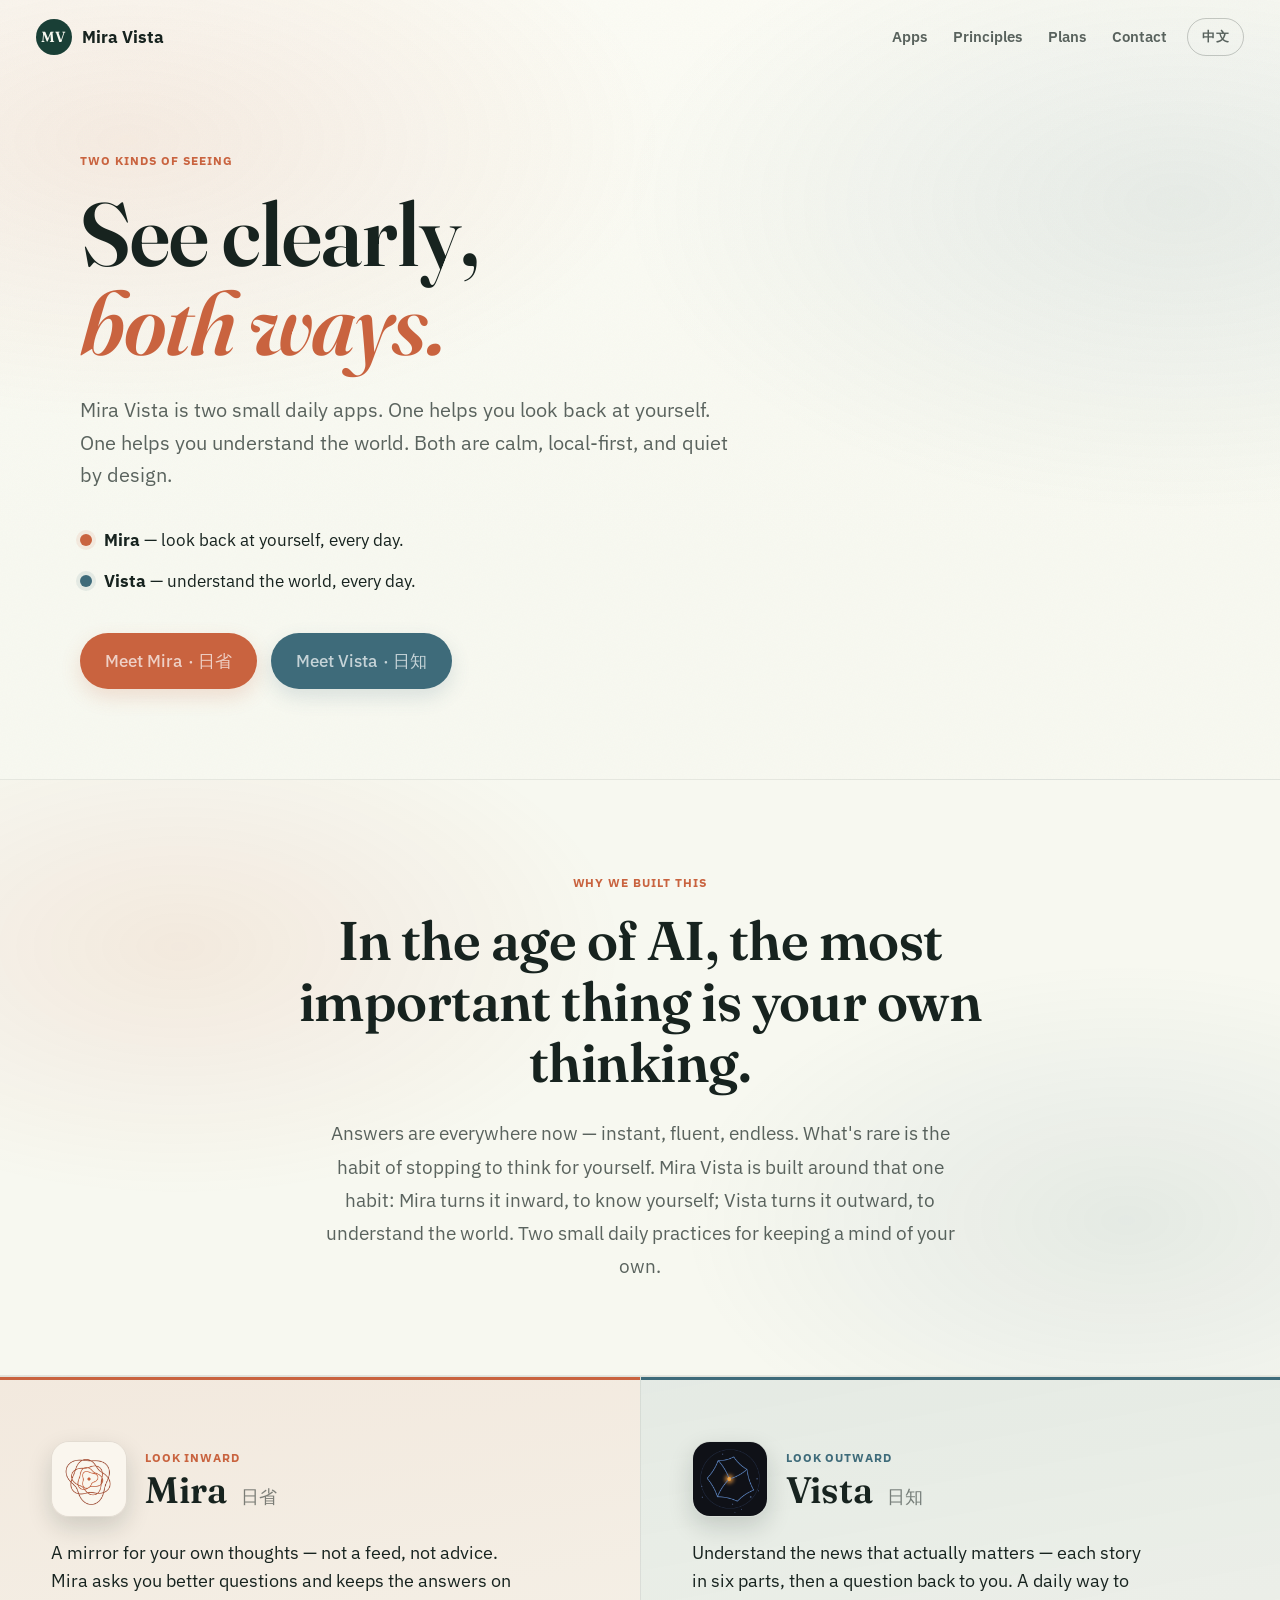
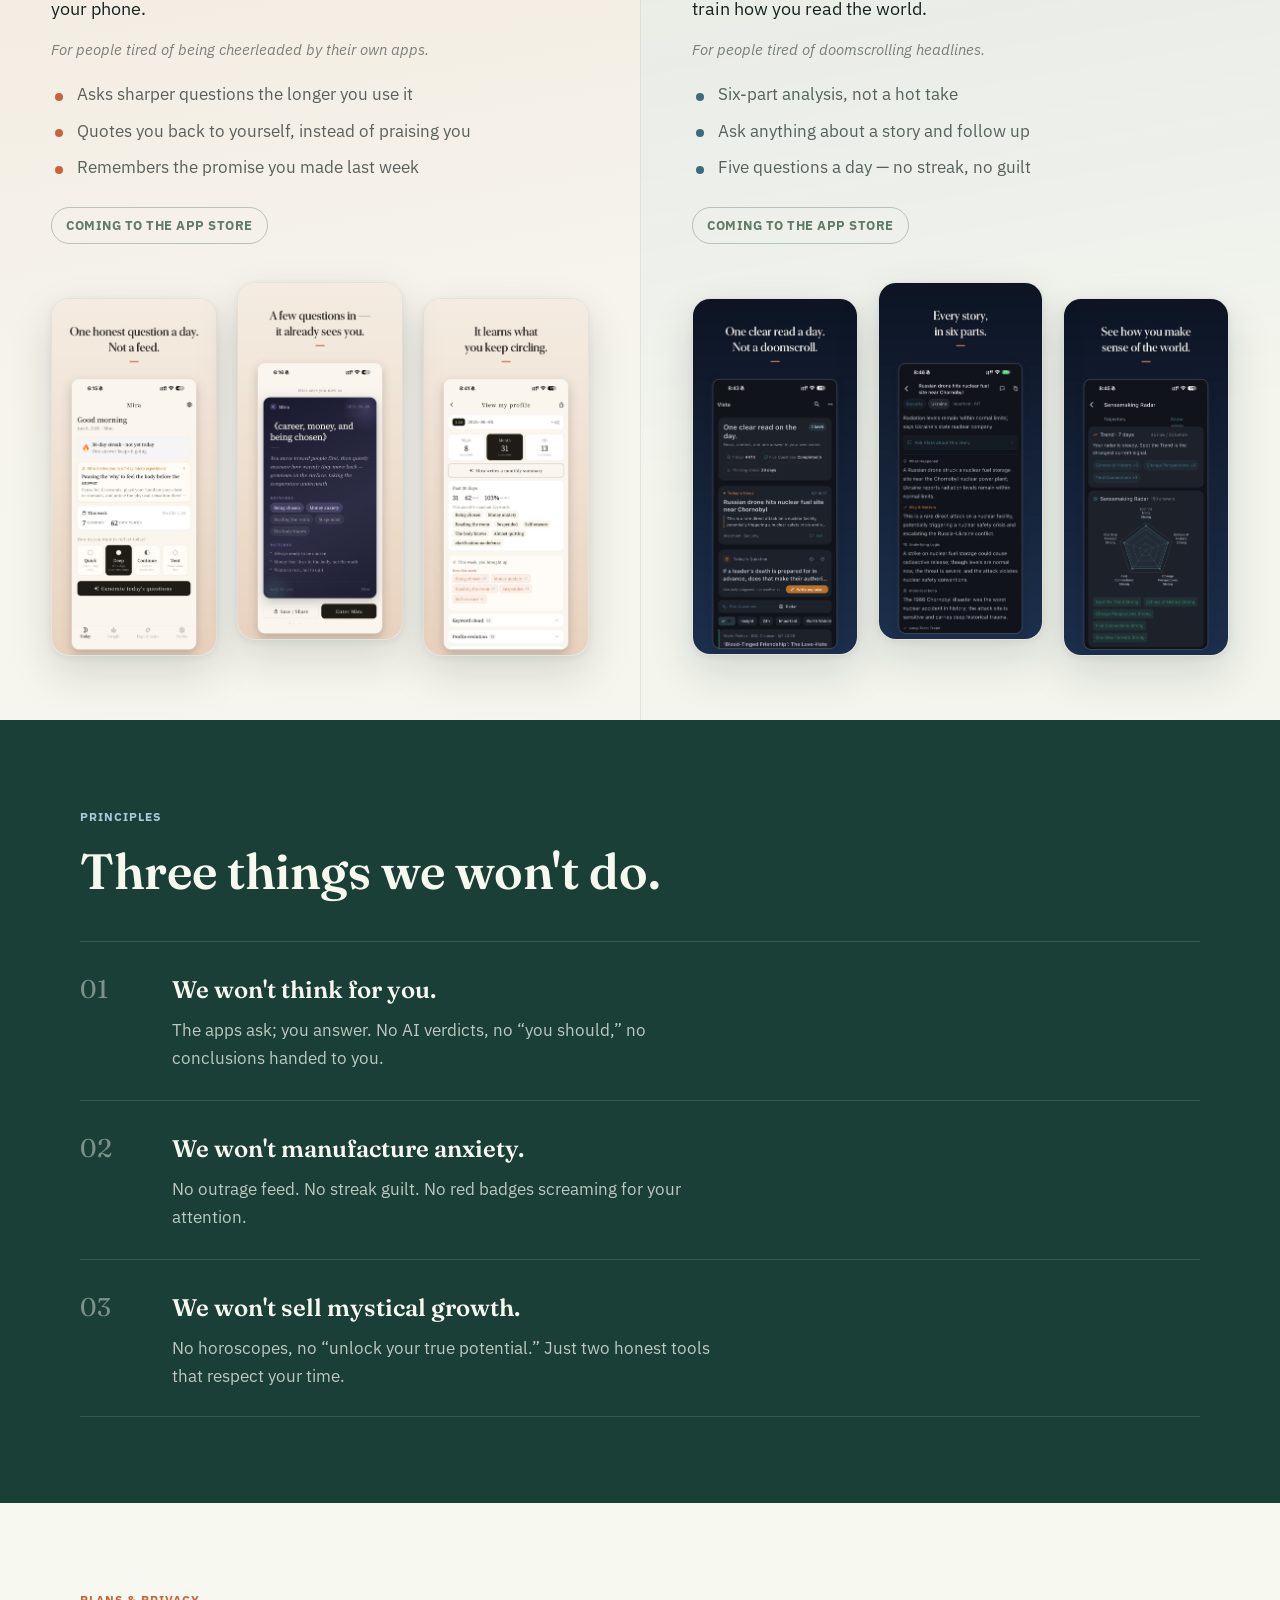
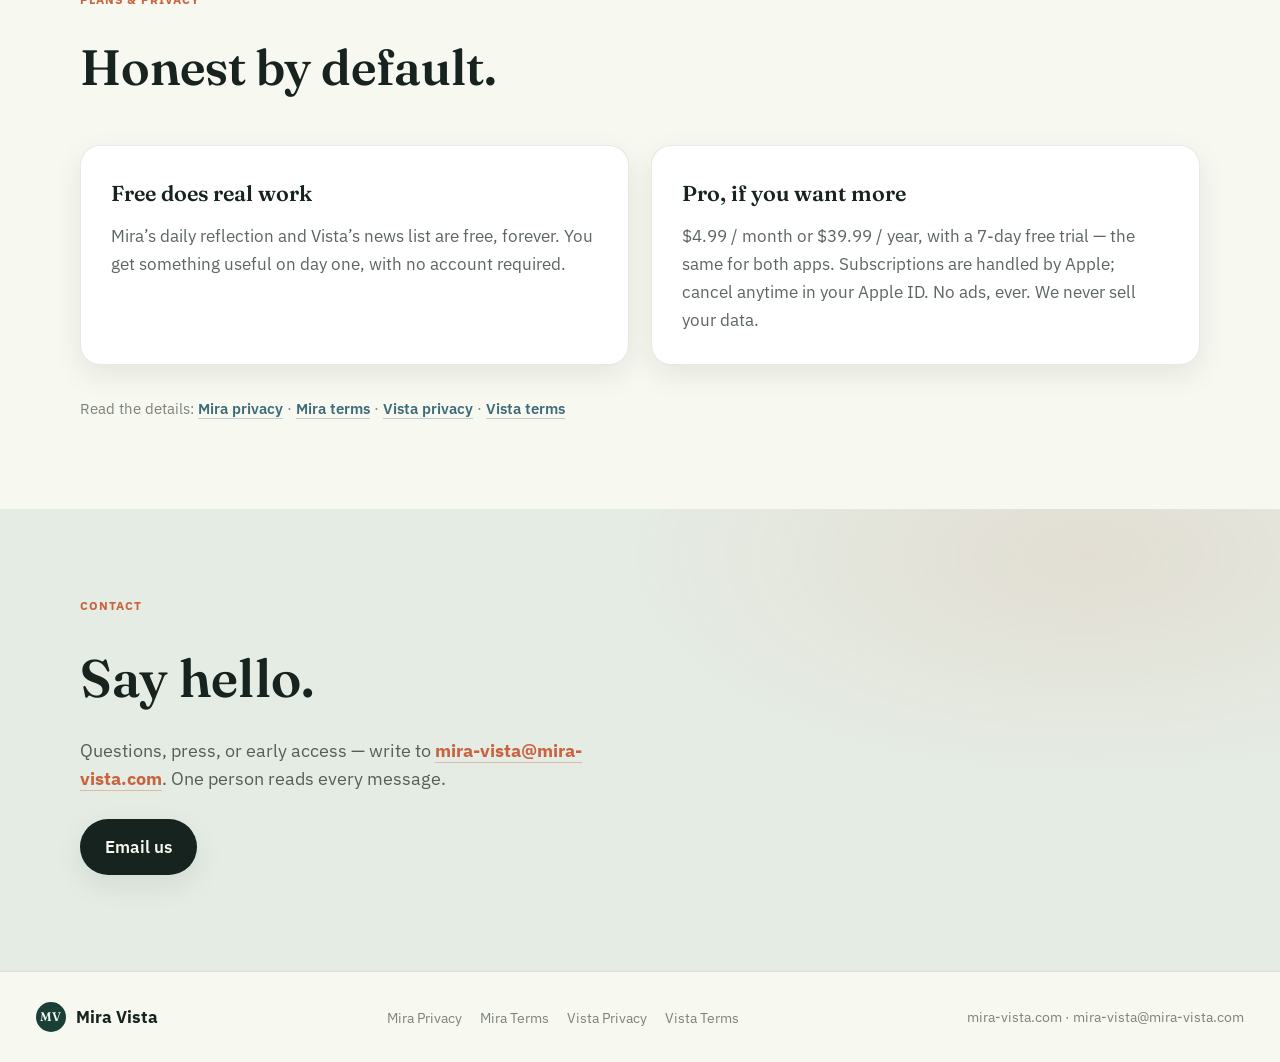
<file: index.html>
<!doctype html>
<html lang="en">
  <head>
    <meta charset="utf-8" />
    <meta name="viewport" content="width=device-width, initial-scale=1" />
    <title>Mira Vista — Two kinds of seeing</title>
    <meta
      name="description"
      content="Mira Vista is two small daily apps. Mira looks inward — a mirror for your own thoughts. Vista looks outward — understand the world. In the age of AI, the most important thing is still your own thinking. 看清自己，看懂世界。"
    />
    <meta name="theme-color" content="#f7f8f0" />
    <meta property="og:title" content="Mira Vista — Two kinds of seeing" />
    <meta
      property="og:description"
      content="Two quiet daily apps. Mira: look back at yourself. Vista: understand the world. In the age of AI, the most important thing is your own thinking. 看清自己，看懂世界。"
    />
    <meta property="og:type" content="website" />
    <meta property="og:url" content="https://mira-vista.com" />
    <link rel="preconnect" href="https://fonts.googleapis.com" />
    <link rel="preconnect" href="https://fonts.gstatic.com" crossorigin />
    <link
      href="https://fonts.googleapis.com/css2?family=Fraunces:ital,opsz,wght@0,9..144,500;0,9..144,600;0,9..144,700;1,9..144,500&family=IBM+Plex+Sans:wght@400;500;600;700&family=Noto+Sans+SC:wght@400;500;700&display=swap"
      rel="stylesheet"
    />
    <link rel="stylesheet" href="styles.css" />
  </head>
  <body>
    <a class="skip-link" href="#apps" data-i18n="skip">Skip to the apps</a>

    <header class="site-header" data-header>
      <a class="brand" href="#top" aria-label="Mira Vista home">
        <span class="brand-mark" aria-hidden="true">MV</span>
        <span class="brand-name">Mira Vista</span>
      </a>
      <div class="header-actions">
        <nav class="nav-links" aria-label="Primary navigation">
          <a href="#apps" data-i18n="nav.apps">Apps</a>
          <a href="#principles" data-i18n="nav.principles">Principles</a>
          <a href="#plans" data-i18n="nav.plans">Plans</a>
          <a href="#contact" data-i18n="nav.contact">Contact</a>
        </nav>
        <button
          class="lang-toggle"
          type="button"
          data-lang-toggle
          aria-label="切换到中文 / Switch language"
        >
          中文
        </button>
      </div>
    </header>

    <main id="top">
      <!-- ===== Hero ===== -->
      <section class="hero" aria-label="Mira Vista introduction">
        <div class="hero-inner">
          <p class="eyebrow" data-i18n="hero.eyebrow">Two kinds of seeing</p>
          <h1 data-i18n-html="hero.h1">See clearly,<br /><em>both ways.</em></h1>
          <p class="hero-lead" data-i18n="hero.lead">
            Mira Vista is two small daily apps. One helps you look back at
            yourself. One helps you understand the world. Both are calm,
            local-first, and quiet by design.
          </p>

          <ul class="hero-duo">
            <li>
              <span class="duo-dot duo-dot--mira" aria-hidden="true"></span>
              <span data-i18n-html="hero.duoMira"><strong>Mira</strong> — look back at yourself, every day.</span>
            </li>
            <li>
              <span class="duo-dot duo-dot--vista" aria-hidden="true"></span>
              <span data-i18n-html="hero.duoVista"><strong>Vista</strong> — understand the world, every day.</span>
            </li>
          </ul>

          <div class="hero-cta">
            <a class="button button--mira" href="#mira">
              <span data-i18n="hero.metaMira">Meet Mira</span>
              <span aria-hidden="true">· 日省</span>
            </a>
            <a class="button button--vista" href="#vista">
              <span data-i18n="hero.metaVista">Meet Vista</span>
              <span aria-hidden="true">· 日知</span>
            </a>
          </div>
        </div>
      </section>

      <!-- ===== Thesis ===== -->
      <section class="thesis" aria-label="Why Mira Vista exists">
        <div class="thesis-inner" data-reveal>
          <p class="section-kicker" data-i18n="thesis.kicker">Why we built this</p>
          <h2 class="thesis-line" data-i18n="thesis.line">
            In the age of AI, the most important thing is your own thinking.
          </h2>
          <p class="thesis-body" data-i18n="thesis.body">
            Answers are everywhere now — instant, fluent, endless. What's rare
            is the habit of stopping to think for yourself. Mira Vista is built
            around that one habit: Mira turns it inward, to know yourself; Vista
            turns it outward, to understand the world. Two small daily practices
            for keeping a mind of your own.
          </p>
        </div>
      </section>

      <!-- ===== Apps diptych ===== -->
      <section class="diptych" id="apps" aria-label="The two apps">
        <article class="panel panel--mira" id="mira" data-reveal>
          <header class="panel-head">
            <img
              class="panel-icon"
              src="assets/mira-icon.png"
              alt="Mira app icon"
              width="76"
              height="76"
              loading="lazy"
            />
            <div>
              <p class="panel-kicker" data-i18n="apps.kickerMira">Look inward</p>
              <h2>Mira <span lang="zh-Hans">日省</span></h2>
            </div>
          </header>
          <p class="panel-lead" data-i18n="apps.leadMira">
            A mirror for your own thoughts — not a feed, not advice. Mira asks
            you better questions and keeps the answers on your phone.
          </p>
          <p class="panel-for" data-i18n="apps.forMira">For people tired of being cheerleaded by their own apps.</p>
          <ul class="panel-list">
            <li data-i18n="apps.miraL1">Asks sharper questions the longer you use it</li>
            <li data-i18n="apps.miraL2">Quotes you back to yourself, instead of praising you</li>
            <li data-i18n="apps.miraL3">Remembers the promise you made last week</li>
          </ul>
          <p class="panel-status" data-i18n="apps.status">Coming to the App Store</p>
          <div class="panel-shots" aria-label="Mira screenshots">
            <img
              src="assets/shots/mira-home.jpg"
              alt="Mira home screen — one honest question a day, not a feed"
              width="662"
              height="1440"
              loading="lazy"
            />
            <img
              src="assets/shots/mira-reveal.jpg"
              alt="Mira portrait card — a few questions in, it already sees you"
              width="662"
              height="1440"
              loading="lazy"
            />
            <img
              src="assets/shots/mira-themes.jpg"
              alt="Mira profile — it learns what you keep circling"
              width="662"
              height="1440"
              loading="lazy"
            />
          </div>
        </article>

        <article class="panel panel--vista" id="vista" data-reveal>
          <header class="panel-head">
            <img
              class="panel-icon"
              src="assets/vista-icon.png"
              alt="Vista app icon"
              width="76"
              height="76"
              loading="lazy"
            />
            <div>
              <p class="panel-kicker" data-i18n="apps.kickerVista">Look outward</p>
              <h2>Vista <span lang="zh-Hans">日知</span></h2>
            </div>
          </header>
          <p class="panel-lead" data-i18n="apps.leadVista">
            Understand the news that actually matters — each story in six parts,
            then a question back to you. A daily way to train how you read the
            world.
          </p>
          <p class="panel-for" data-i18n="apps.forVista">For people tired of doomscrolling headlines.</p>
          <ul class="panel-list">
            <li data-i18n="apps.vistaL1">Six-part analysis, not a hot take</li>
            <li data-i18n="apps.vistaL2">Ask anything about a story and follow up</li>
            <li data-i18n="apps.vistaL3">Five questions a day — no streak, no guilt</li>
          </ul>
          <p class="panel-status" data-i18n="apps.status">Coming to the App Store</p>
          <div class="panel-shots" aria-label="Vista screenshots">
            <img
              src="assets/shots/vista-home.jpg"
              alt="Vista home screen — one clear read a day, not a doomscroll"
              width="662"
              height="1440"
              loading="lazy"
            />
            <img
              src="assets/shots/vista-sixparts.jpg"
              alt="Vista story view — every story in six parts"
              width="662"
              height="1440"
              loading="lazy"
            />
            <img
              src="assets/shots/vista-radar.jpg"
              alt="Vista sensemaking radar — see how you make sense of the world"
              width="662"
              height="1440"
              loading="lazy"
            />
          </div>
        </article>
      </section>

      <!-- ===== Principles ===== -->
      <section class="principles" id="principles" aria-label="Product principles">
        <div class="principles-inner" data-reveal>
          <p class="section-kicker" data-i18n="principles.kicker">Principles</p>
          <h2 data-i18n="principles.h2">Three things we won't do.</h2>
          <ol class="principle-list">
            <li class="principle">
              <span class="principle-no" aria-hidden="true">01</span>
              <div>
                <h3 data-i18n="principles.t1">We won't think for you.</h3>
                <p data-i18n="principles.b1">
                  The apps ask; you answer. No AI verdicts, no “you should,” no
                  conclusions handed to you.
                </p>
              </div>
            </li>
            <li class="principle">
              <span class="principle-no" aria-hidden="true">02</span>
              <div>
                <h3 data-i18n="principles.t2">We won't manufacture anxiety.</h3>
                <p data-i18n="principles.b2">
                  No outrage feed. No streak guilt. No red badges screaming for
                  your attention.
                </p>
              </div>
            </li>
            <li class="principle">
              <span class="principle-no" aria-hidden="true">03</span>
              <div>
                <h3 data-i18n="principles.t3">We won't sell mystical growth.</h3>
                <p data-i18n="principles.b3">
                  No horoscopes, no “unlock your true potential.” Just two honest
                  tools that respect your time.
                </p>
              </div>
            </li>
          </ol>
        </div>
      </section>

      <!-- ===== Plans & privacy ===== -->
      <section class="plans" id="plans" aria-label="Plans and privacy">
        <div class="plans-inner" data-reveal>
          <p class="section-kicker" data-i18n="plans.kicker">Plans &amp; privacy</p>
          <h2 data-i18n="plans.h2">Honest by default.</h2>
          <div class="plans-grid">
            <div class="plans-block">
              <h3 data-i18n="plans.t1">Free does real work</h3>
              <p data-i18n="plans.b1">
                Mira’s daily reflection and Vista’s news list are free, forever.
                You get something useful on day one, with no account required.
              </p>
            </div>
            <div class="plans-block">
              <h3 data-i18n="plans.t2">Pro, if you want more</h3>
              <p data-i18n="plans.b2">
                $4.99 / month or $39.99 / year, with a 7-day free trial — the
                same for both apps. Subscriptions are handled by Apple; cancel
                anytime in your Apple&nbsp;ID. No ads, ever. We never sell your
                data.
              </p>
            </div>
          </div>
          <p class="plans-legal">
            <span data-i18n="plans.legalLabel">Read the details:</span>
            <a href="mira/privacy.html" data-href-en="mira/privacy.html" data-href-zh="mira/privacy_zh.html" data-i18n="plans.miraPrivacy">Mira privacy</a> ·
            <a href="mira/terms.html" data-href-en="mira/terms.html" data-href-zh="mira/terms_zh.html" data-i18n="plans.miraTerms">Mira terms</a> ·
            <a href="vista/privacy.html" data-href-en="vista/privacy.html" data-href-zh="vista/privacy_zh.html" data-i18n="plans.vistaPrivacy">Vista privacy</a> ·
            <a href="vista/terms.html" data-href-en="vista/terms.html" data-href-zh="vista/terms_zh.html" data-i18n="plans.vistaTerms">Vista terms</a>
          </p>
        </div>
      </section>

      <!-- ===== Contact ===== -->
      <section class="contact" id="contact" aria-label="Contact">
        <div class="contact-inner" data-reveal>
          <p class="section-kicker" data-i18n="contact.kicker">Contact</p>
          <h2 data-i18n="contact.h2">Say hello.</h2>
          <p class="contact-copy" data-i18n-html="contact.copy">
            Questions, press, or early access — write to
            <a href="mailto:mira-vista@mira-vista.com">mira-vista@mira-vista.com</a>.
            One person reads every message.
          </p>
          <a class="button button--ink" href="mailto:mira-vista@mira-vista.com" data-i18n="contact.btn">
            Email us
          </a>
        </div>
      </section>
    </main>

    <footer class="site-footer">
      <div class="footer-brand">
        <span class="brand-mark" aria-hidden="true">MV</span>
        <span>Mira Vista</span>
      </div>
      <nav class="footer-links" aria-label="Legal and pages">
        <a href="mira/privacy.html" data-href-en="mira/privacy.html" data-href-zh="mira/privacy_zh.html" data-i18n="footer.miraPrivacy">Mira Privacy</a>
        <a href="mira/terms.html" data-href-en="mira/terms.html" data-href-zh="mira/terms_zh.html" data-i18n="footer.miraTerms">Mira Terms</a>
        <a href="vista/privacy.html" data-href-en="vista/privacy.html" data-href-zh="vista/privacy_zh.html" data-i18n="footer.vistaPrivacy">Vista Privacy</a>
        <a href="vista/terms.html" data-href-en="vista/terms.html" data-href-zh="vista/terms_zh.html" data-i18n="footer.vistaTerms">Vista Terms</a>
      </nav>
      <span class="footer-meta">mira-vista.com · mira-vista@mira-vista.com</span>
    </footer>

    <script src="script.js"></script>
  </body>
</html>
</file>
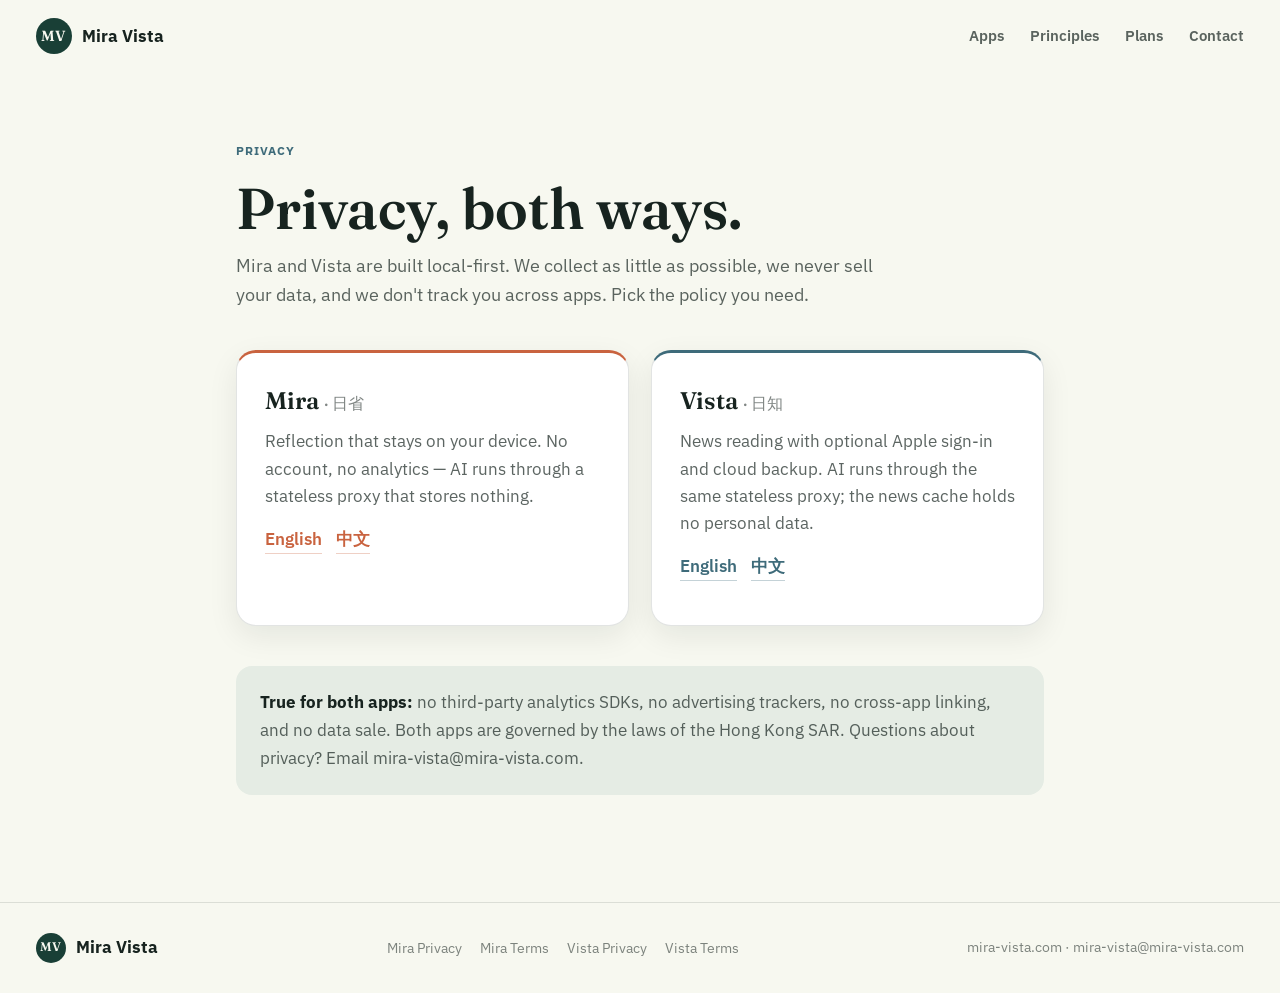
<file: privacy.html>
<!doctype html>
<html lang="en">
  <head>
    <meta charset="utf-8" />
    <meta name="viewport" content="width=device-width, initial-scale=1" />
    <title>Privacy · Mira Vista</title>
    <meta
      name="description"
      content="Privacy policies for Mira and Vista. Both apps are local-first, with no third-party tracking and no data sale."
    />
    <link rel="preconnect" href="https://fonts.googleapis.com" />
    <link rel="preconnect" href="https://fonts.gstatic.com" crossorigin />
    <link
      href="https://fonts.googleapis.com/css2?family=Fraunces:ital,opsz,wght@0,9..144,500;0,9..144,600;0,9..144,700;1,9..144,500&family=IBM+Plex+Sans:wght@400;500;600;700&display=swap"
      rel="stylesheet"
    />
    <link rel="stylesheet" href="styles.css" />
  </head>
  <body>
    <header class="site-header" data-header>
      <a class="brand" href="/" aria-label="Mira Vista home">
        <span class="brand-mark" aria-hidden="true">MV</span>
        <span class="brand-name">Mira Vista</span>
      </a>
      <nav class="nav-links" aria-label="Primary navigation">
        <a href="/#apps">Apps</a>
        <a href="/#principles">Principles</a>
        <a href="/#plans">Plans</a>
        <a href="/#contact">Contact</a>
      </nav>
    </header>

    <main class="legal-hub">
      <p class="section-kicker">Privacy</p>
      <h1>Privacy, both ways.</h1>
      <p class="legal-hub-lead">
        Mira and Vista are built local-first. We collect as little as possible,
        we never sell your data, and we don't track you across apps. Pick the
        policy you need.
      </p>

      <div class="hub-grid">
        <article class="hub-card hub-card--mira">
          <h2>Mira <span>· 日省</span></h2>
          <p>
            Reflection that stays on your device. No account, no analytics —
            AI runs through a stateless proxy that stores nothing.
          </p>
          <p class="hub-links">
            <a href="mira/privacy.html">English</a>
            <a href="mira/privacy_zh.html">中文</a>
          </p>
        </article>

        <article class="hub-card hub-card--vista">
          <h2>Vista <span>· 日知</span></h2>
          <p>
            News reading with optional Apple sign-in and cloud backup. AI runs
            through the same stateless proxy; the news cache holds no personal
            data.
          </p>
          <p class="hub-links">
            <a href="vista/privacy.html">English</a>
            <a href="vista/privacy_zh.html">中文</a>
          </p>
        </article>
      </div>

      <p class="legal-shared">
        <strong>True for both apps:</strong> no third-party analytics SDKs, no
        advertising trackers, no cross-app linking, and no data sale. Both apps
        are governed by the laws of the Hong Kong SAR. Questions about privacy?
        Email <a href="mailto:mira-vista@mira-vista.com">mira-vista@mira-vista.com</a>.
      </p>
    </main>

    <footer class="site-footer">
      <div class="footer-brand">
        <span class="brand-mark" aria-hidden="true">MV</span>
        <span>Mira Vista</span>
      </div>
      <nav class="footer-links" aria-label="Legal and pages">
        <a href="mira/privacy.html">Mira Privacy</a>
        <a href="mira/terms.html">Mira Terms</a>
        <a href="vista/privacy.html">Vista Privacy</a>
        <a href="vista/terms.html">Vista Terms</a>
      </nav>
      <span class="footer-meta">mira-vista.com · mira-vista@mira-vista.com</span>
    </footer>

    <script src="script.js"></script>
  </body>
</html>
</file>
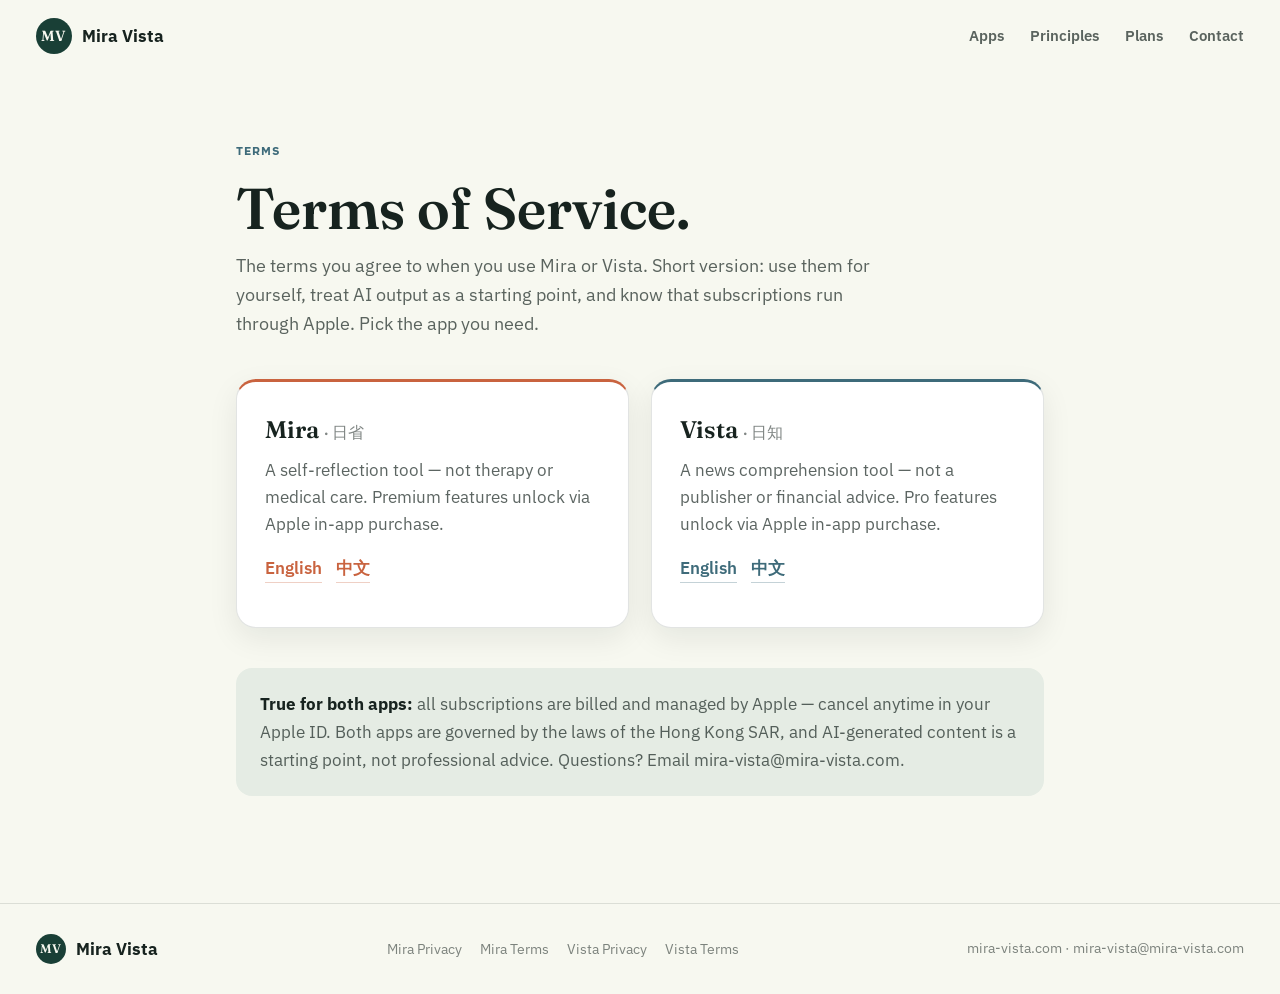
<file: terms.html>
<!doctype html>
<html lang="en">
  <head>
    <meta charset="utf-8" />
    <meta name="viewport" content="width=device-width, initial-scale=1" />
    <title>Terms · Mira Vista</title>
    <meta
      name="description"
      content="Terms of Service for Mira and Vista. Subscriptions are handled by Apple; both apps are governed by Hong Kong law."
    />
    <link rel="preconnect" href="https://fonts.googleapis.com" />
    <link rel="preconnect" href="https://fonts.gstatic.com" crossorigin />
    <link
      href="https://fonts.googleapis.com/css2?family=Fraunces:ital,opsz,wght@0,9..144,500;0,9..144,600;0,9..144,700;1,9..144,500&family=IBM+Plex+Sans:wght@400;500;600;700&display=swap"
      rel="stylesheet"
    />
    <link rel="stylesheet" href="styles.css" />
  </head>
  <body>
    <header class="site-header" data-header>
      <a class="brand" href="/" aria-label="Mira Vista home">
        <span class="brand-mark" aria-hidden="true">MV</span>
        <span class="brand-name">Mira Vista</span>
      </a>
      <nav class="nav-links" aria-label="Primary navigation">
        <a href="/#apps">Apps</a>
        <a href="/#principles">Principles</a>
        <a href="/#plans">Plans</a>
        <a href="/#contact">Contact</a>
      </nav>
    </header>

    <main class="legal-hub">
      <p class="section-kicker">Terms</p>
      <h1>Terms of Service.</h1>
      <p class="legal-hub-lead">
        The terms you agree to when you use Mira or Vista. Short version: use
        them for yourself, treat AI output as a starting point, and know that
        subscriptions run through Apple. Pick the app you need.
      </p>

      <div class="hub-grid">
        <article class="hub-card hub-card--mira">
          <h2>Mira <span>· 日省</span></h2>
          <p>
            A self-reflection tool — not therapy or medical care. Premium
            features unlock via Apple in-app purchase.
          </p>
          <p class="hub-links">
            <a href="mira/terms.html">English</a>
            <a href="mira/terms_zh.html">中文</a>
          </p>
        </article>

        <article class="hub-card hub-card--vista">
          <h2>Vista <span>· 日知</span></h2>
          <p>
            A news comprehension tool — not a publisher or financial advice.
            Pro features unlock via Apple in-app purchase.
          </p>
          <p class="hub-links">
            <a href="vista/terms.html">English</a>
            <a href="vista/terms_zh.html">中文</a>
          </p>
        </article>
      </div>

      <p class="legal-shared">
        <strong>True for both apps:</strong> all subscriptions are billed and
        managed by Apple — cancel anytime in your Apple ID. Both apps are
        governed by the laws of the Hong Kong SAR, and AI-generated content is a
        starting point, not professional advice. Questions?
        Email <a href="mailto:mira-vista@mira-vista.com">mira-vista@mira-vista.com</a>.
      </p>
    </main>

    <footer class="site-footer">
      <div class="footer-brand">
        <span class="brand-mark" aria-hidden="true">MV</span>
        <span>Mira Vista</span>
      </div>
      <nav class="footer-links" aria-label="Legal and pages">
        <a href="mira/privacy.html">Mira Privacy</a>
        <a href="mira/terms.html">Mira Terms</a>
        <a href="vista/privacy.html">Vista Privacy</a>
        <a href="vista/terms.html">Vista Terms</a>
      </nav>
      <span class="footer-meta">mira-vista.com · mira-vista@mira-vista.com</span>
    </footer>

    <script src="script.js"></script>
  </body>
</html>
</file>
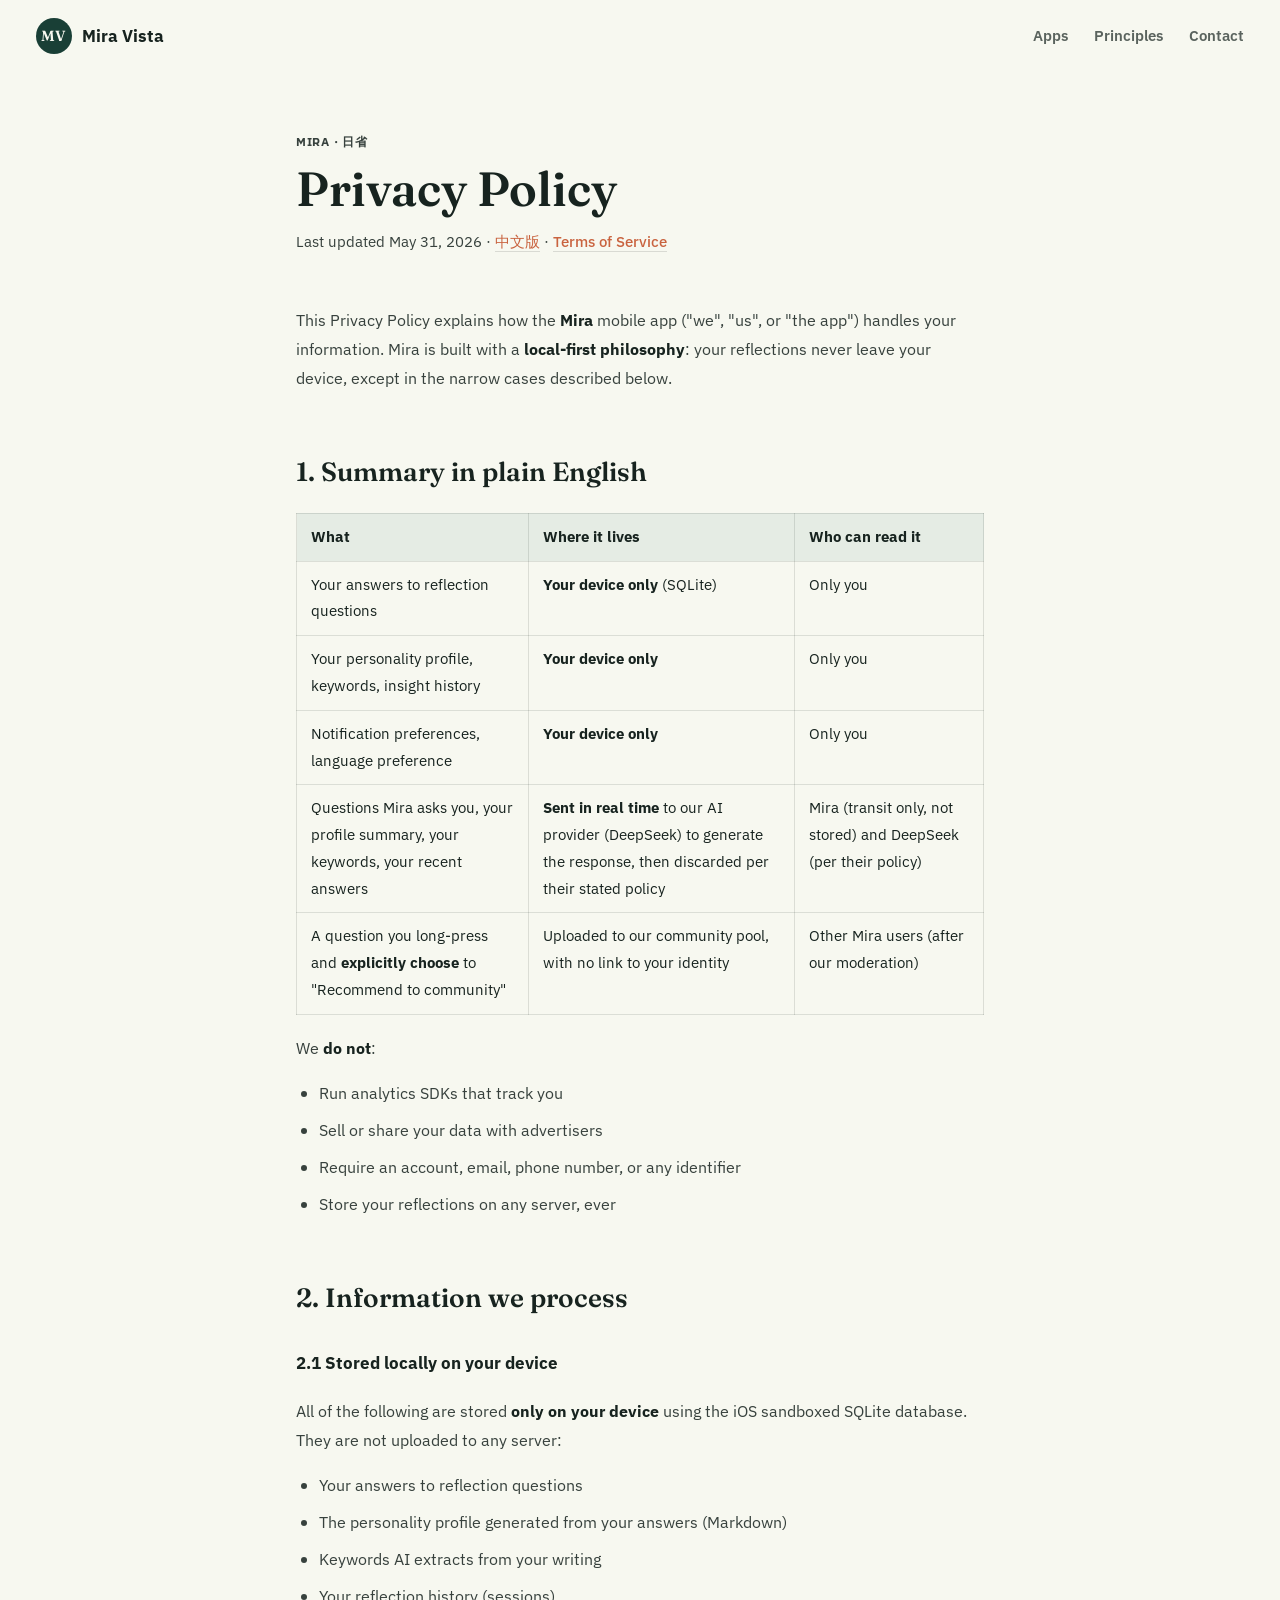
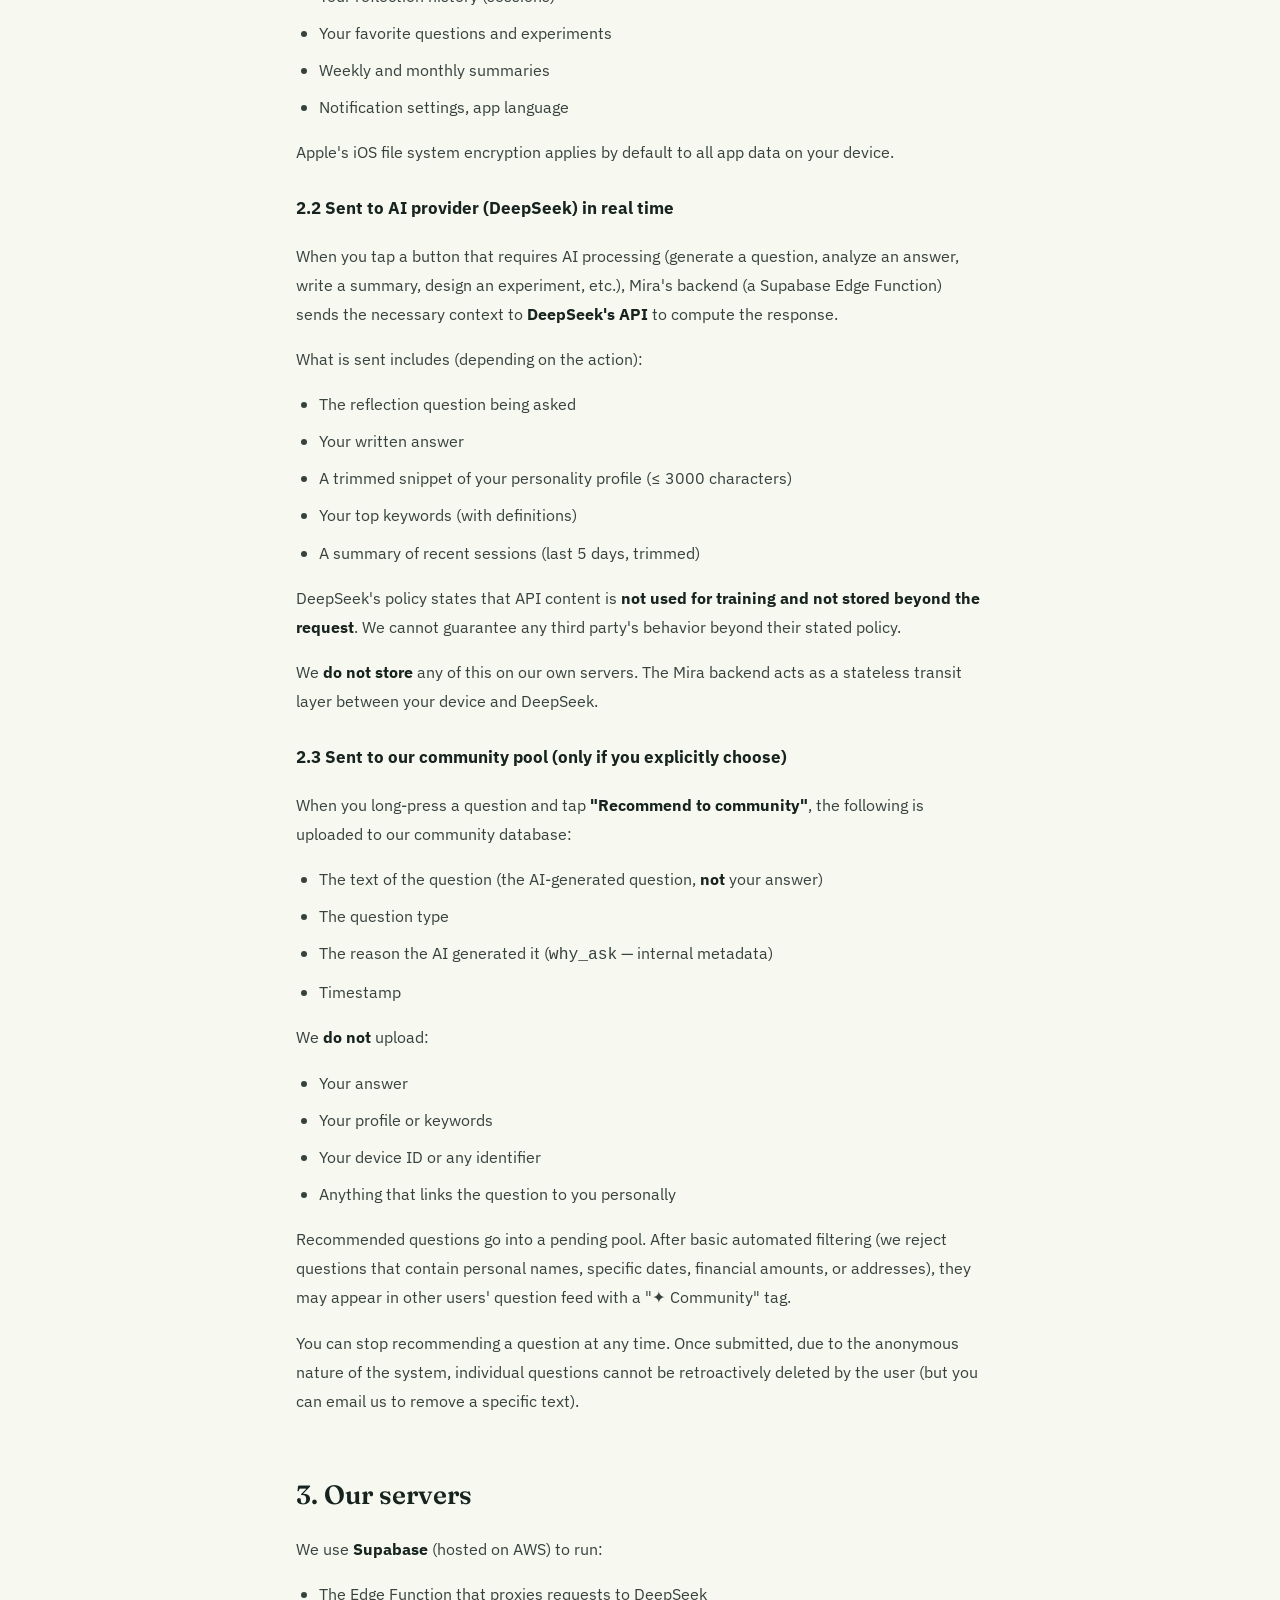
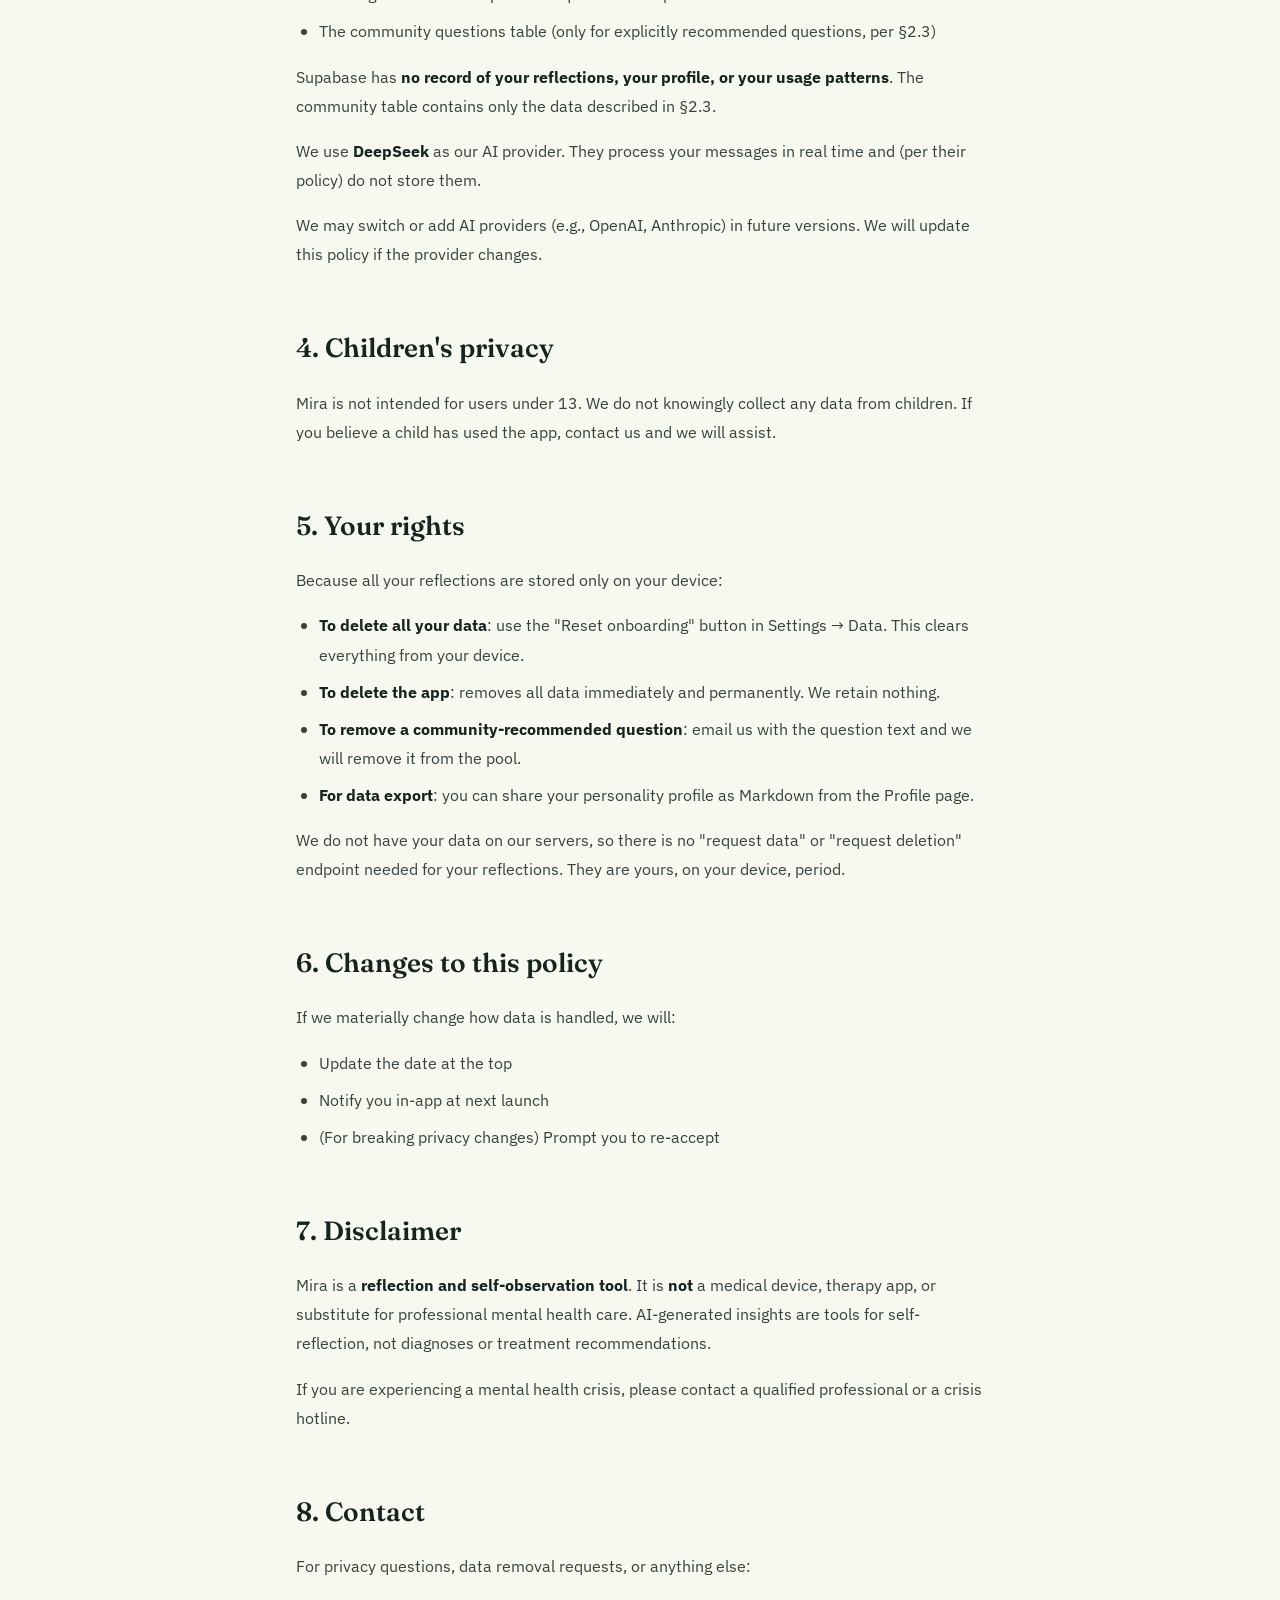
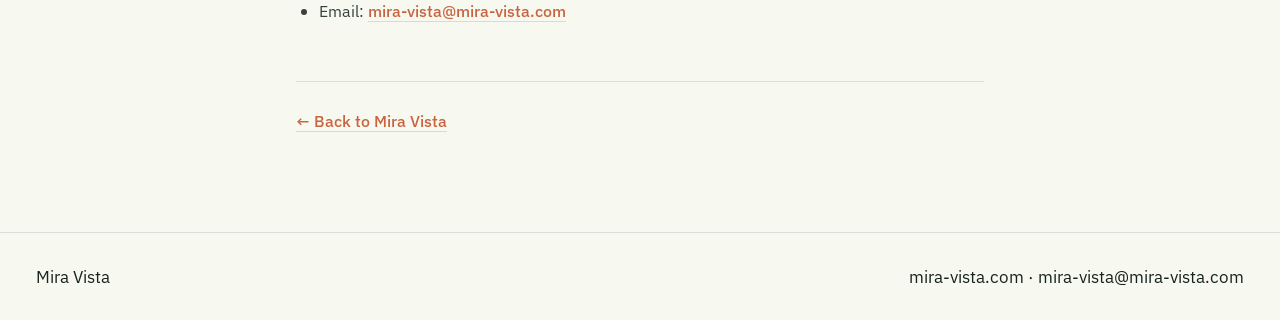
<file: mira/privacy.html>
<!doctype html>
<html lang="en">
  <head>
    <meta charset="utf-8" />
    <meta name="viewport" content="width=device-width, initial-scale=1" />
    <title>Mira — Privacy Policy</title>
    <meta name="description" content="How Mira (日省) handles your data. Local-first by design." />
    <link rel="preconnect" href="https://fonts.googleapis.com" />
    <link rel="preconnect" href="https://fonts.gstatic.com" crossorigin />
    <link
      href="https://fonts.googleapis.com/css2?family=Fraunces:opsz,wght@9..144,500;9..144,700&family=IBM+Plex+Sans:wght@400;500;600;700&display=swap"
      rel="stylesheet"
    />
    <link rel="stylesheet" href="../styles.css" />
  </head>
  <body>
    <header class="site-header" data-header>
      <a class="brand" href="../" aria-label="Mira Vista home">
        <span class="brand-mark" aria-hidden="true">MV</span>
        <span>Mira Vista</span>
      </a>
      <nav class="nav-links" aria-label="Primary navigation">
        <a href="../#apps">Apps</a>
        <a href="../#principles">Principles</a>
        <a href="../#contact">Contact</a>
      </nav>
    </header>

    <main class="legal" data-brand="mira">
      <p class="legal-eyebrow">Mira · 日省</p>
      <h1>Privacy Policy</h1>
      <p class="legal-meta">
        Last updated May 31, 2026 ·
        <a href="privacy_zh.html">中文版</a> ·
        <a href="terms.html">Terms of Service</a>
      </p>

      <p>
        This Privacy Policy explains how the <strong>Mira</strong> mobile app
        ("we", "us", or "the app") handles your information. Mira is built with
        a <strong>local-first philosophy</strong>: your reflections never leave
        your device, except in the narrow cases described below.
      </p>

      <h2>1. Summary in plain English</h2>
      <table>
        <thead>
          <tr><th>What</th><th>Where it lives</th><th>Who can read it</th></tr>
        </thead>
        <tbody>
          <tr><td>Your answers to reflection questions</td><td><strong>Your device only</strong> (SQLite)</td><td>Only you</td></tr>
          <tr><td>Your personality profile, keywords, insight history</td><td><strong>Your device only</strong></td><td>Only you</td></tr>
          <tr><td>Notification preferences, language preference</td><td><strong>Your device only</strong></td><td>Only you</td></tr>
          <tr><td>Questions Mira asks you, your profile summary, your keywords, your recent answers</td><td><strong>Sent in real time</strong> to our AI provider (DeepSeek) to generate the response, then discarded per their stated policy</td><td>Mira (transit only, not stored) and DeepSeek (per their policy)</td></tr>
          <tr><td>A question you long-press and <strong>explicitly choose</strong> to "Recommend to community"</td><td>Uploaded to our community pool, with no link to your identity</td><td>Other Mira users (after our moderation)</td></tr>
        </tbody>
      </table>

      <p>We <strong>do not</strong>:</p>
      <ul>
        <li>Run analytics SDKs that track you</li>
        <li>Sell or share your data with advertisers</li>
        <li>Require an account, email, phone number, or any identifier</li>
        <li>Store your reflections on any server, ever</li>
      </ul>

      <h2>2. Information we process</h2>

      <h3>2.1 Stored locally on your device</h3>
      <p>
        All of the following are stored <strong>only on your device</strong>
        using the iOS sandboxed SQLite database. They are not uploaded to any
        server:
      </p>
      <ul>
        <li>Your answers to reflection questions</li>
        <li>The personality profile generated from your answers (Markdown)</li>
        <li>Keywords AI extracts from your writing</li>
        <li>Your reflection history (sessions)</li>
        <li>Your favorite questions and experiments</li>
        <li>Weekly and monthly summaries</li>
        <li>Notification settings, app language</li>
      </ul>
      <p>Apple's iOS file system encryption applies by default to all app data on your device.</p>

      <h3>2.2 Sent to AI provider (DeepSeek) in real time</h3>
      <p>
        When you tap a button that requires AI processing (generate a question,
        analyze an answer, write a summary, design an experiment, etc.), Mira's
        backend (a Supabase Edge Function) sends the necessary context to
        <strong>DeepSeek's API</strong> to compute the response.
      </p>
      <p>What is sent includes (depending on the action):</p>
      <ul>
        <li>The reflection question being asked</li>
        <li>Your written answer</li>
        <li>A trimmed snippet of your personality profile (≤ 3000 characters)</li>
        <li>Your top keywords (with definitions)</li>
        <li>A summary of recent sessions (last 5 days, trimmed)</li>
      </ul>
      <p>
        DeepSeek's policy states that API content is <strong>not used for
        training and not stored beyond the request</strong>. We cannot guarantee
        any third party's behavior beyond their stated policy.
      </p>
      <p>
        We <strong>do not store</strong> any of this on our own servers. The
        Mira backend acts as a stateless transit layer between your device and
        DeepSeek.
      </p>

      <h3>2.3 Sent to our community pool (only if you explicitly choose)</h3>
      <p>
        When you long-press a question and tap
        <strong>"Recommend to community"</strong>, the following is uploaded to
        our community database:
      </p>
      <ul>
        <li>The text of the question (the AI-generated question, <strong>not</strong> your answer)</li>
        <li>The question type</li>
        <li>The reason the AI generated it (<code>why_ask</code> — internal metadata)</li>
        <li>Timestamp</li>
      </ul>
      <p>We <strong>do not</strong> upload:</p>
      <ul>
        <li>Your answer</li>
        <li>Your profile or keywords</li>
        <li>Your device ID or any identifier</li>
        <li>Anything that links the question to you personally</li>
      </ul>
      <p>
        Recommended questions go into a pending pool. After basic automated
        filtering (we reject questions that contain personal names, specific
        dates, financial amounts, or addresses), they may appear in other
        users' question feed with a "✦ Community" tag.
      </p>
      <p>
        You can stop recommending a question at any time. Once submitted, due
        to the anonymous nature of the system, individual questions cannot be
        retroactively deleted by the user (but you can email us to remove a
        specific text).
      </p>

      <h2>3. Our servers</h2>
      <p>We use <strong>Supabase</strong> (hosted on AWS) to run:</p>
      <ul>
        <li>The Edge Function that proxies requests to DeepSeek</li>
        <li>The community questions table (only for explicitly recommended questions, per §2.3)</li>
      </ul>
      <p>
        Supabase has <strong>no record of your reflections, your profile, or
        your usage patterns</strong>. The community table contains only the
        data described in §2.3.
      </p>
      <p>
        We use <strong>DeepSeek</strong> as our AI provider. They process your
        messages in real time and (per their policy) do not store them.
      </p>
      <p>
        We may switch or add AI providers (e.g., OpenAI, Anthropic) in future
        versions. We will update this policy if the provider changes.
      </p>

      <h2>4. Children's privacy</h2>
      <p>
        Mira is not intended for users under 13. We do not knowingly collect
        any data from children. If you believe a child has used the app,
        contact us and we will assist.
      </p>

      <h2>5. Your rights</h2>
      <p>Because all your reflections are stored only on your device:</p>
      <ul>
        <li><strong>To delete all your data</strong>: use the "Reset onboarding" button in Settings → Data. This clears everything from your device.</li>
        <li><strong>To delete the app</strong>: removes all data immediately and permanently. We retain nothing.</li>
        <li><strong>To remove a community-recommended question</strong>: email us with the question text and we will remove it from the pool.</li>
        <li><strong>For data export</strong>: you can share your personality profile as Markdown from the Profile page.</li>
      </ul>
      <p>
        We do not have your data on our servers, so there is no "request data"
        or "request deletion" endpoint needed for your reflections. They are
        yours, on your device, period.
      </p>

      <h2>6. Changes to this policy</h2>
      <p>If we materially change how data is handled, we will:</p>
      <ul>
        <li>Update the date at the top</li>
        <li>Notify you in-app at next launch</li>
        <li>(For breaking privacy changes) Prompt you to re-accept</li>
      </ul>

      <h2>7. Disclaimer</h2>
      <p>
        Mira is a <strong>reflection and self-observation tool</strong>. It is
        <strong>not</strong> a medical device, therapy app, or substitute for
        professional mental health care. AI-generated insights are tools for
        self-reflection, not diagnoses or treatment recommendations.
      </p>
      <p>
        If you are experiencing a mental health crisis, please contact a
        qualified professional or a crisis hotline.
      </p>

      <h2>8. Contact</h2>
      <p>For privacy questions, data removal requests, or anything else:</p>
      <ul>
        <li>Email: <a href="mailto:mira-vista@mira-vista.com">mira-vista@mira-vista.com</a></li>
      </ul>

      <p class="legal-back"><a href="../">← Back to Mira Vista</a></p>
    </main>

    <footer class="site-footer">
      <span>Mira Vista</span>
      <span>mira-vista.com · mira-vista@mira-vista.com</span>
    </footer>

    <script src="../script.js"></script>
  </body>
</html>
</file>
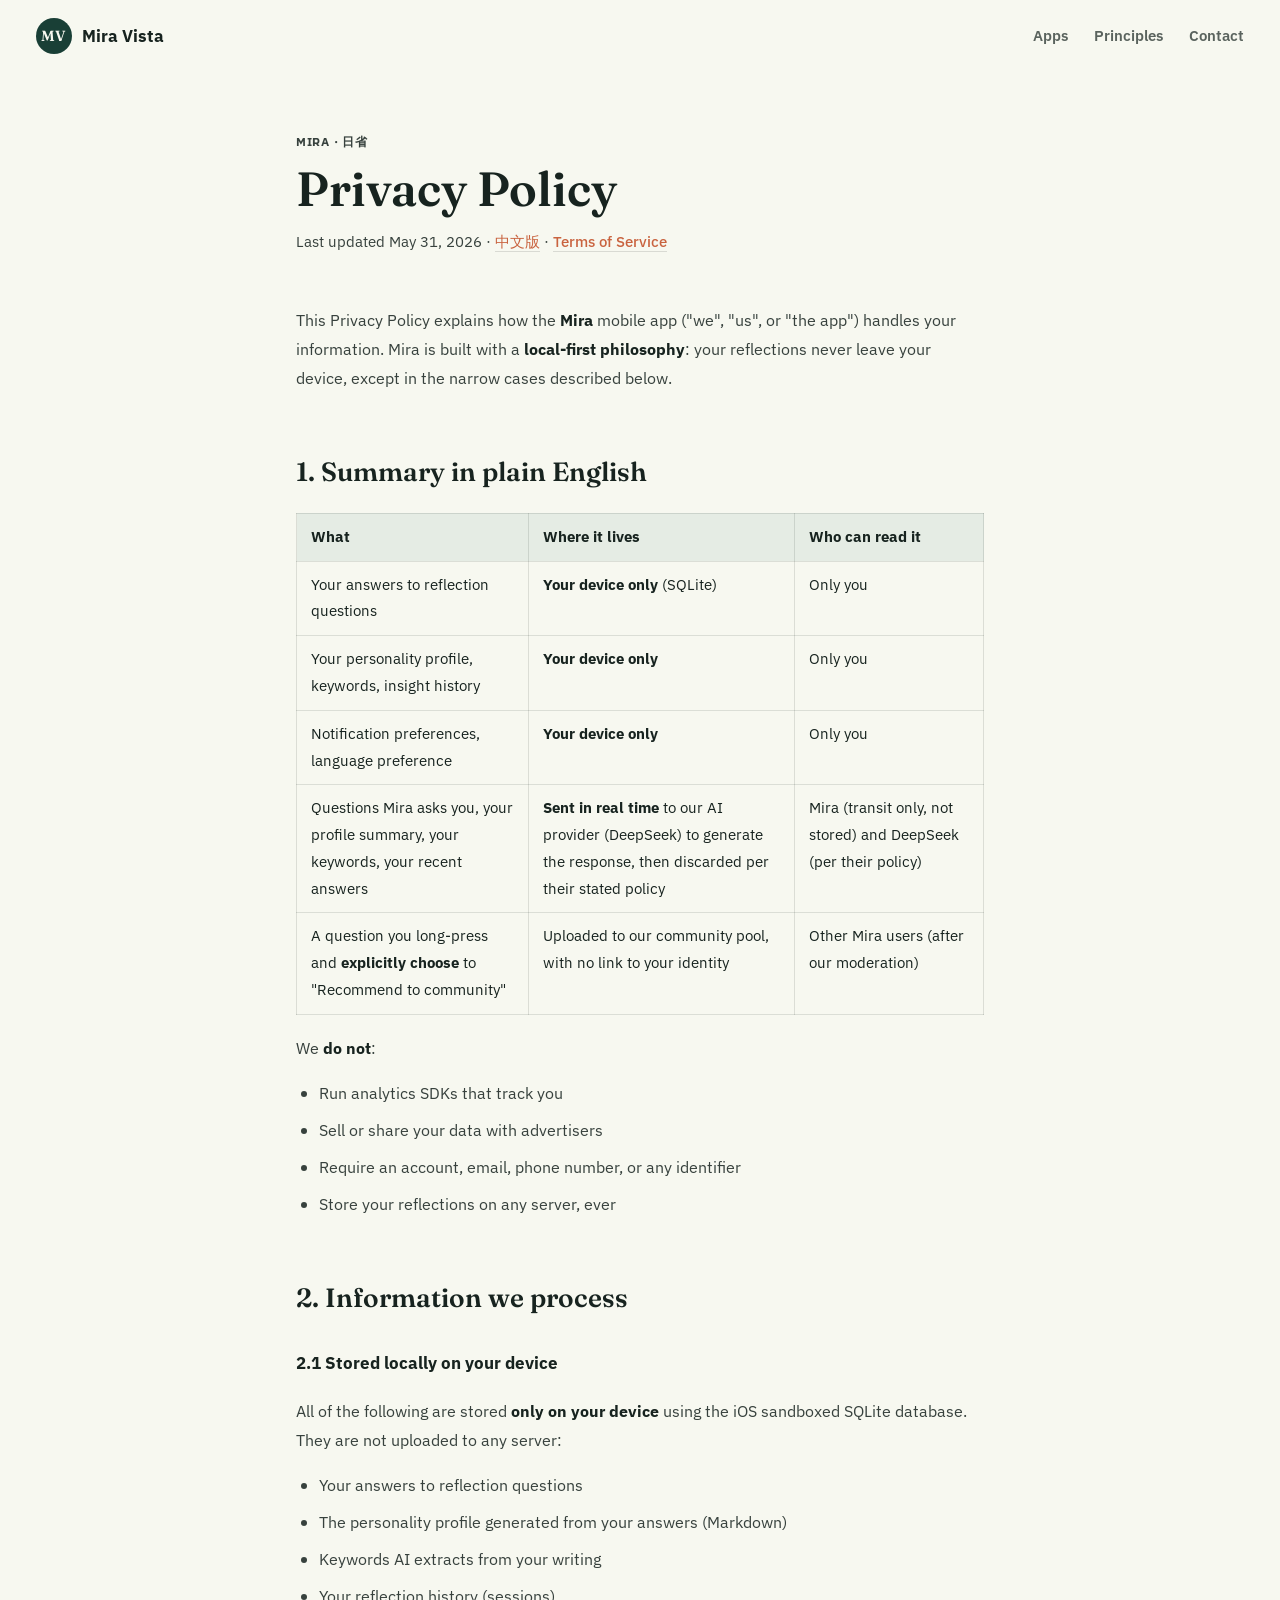
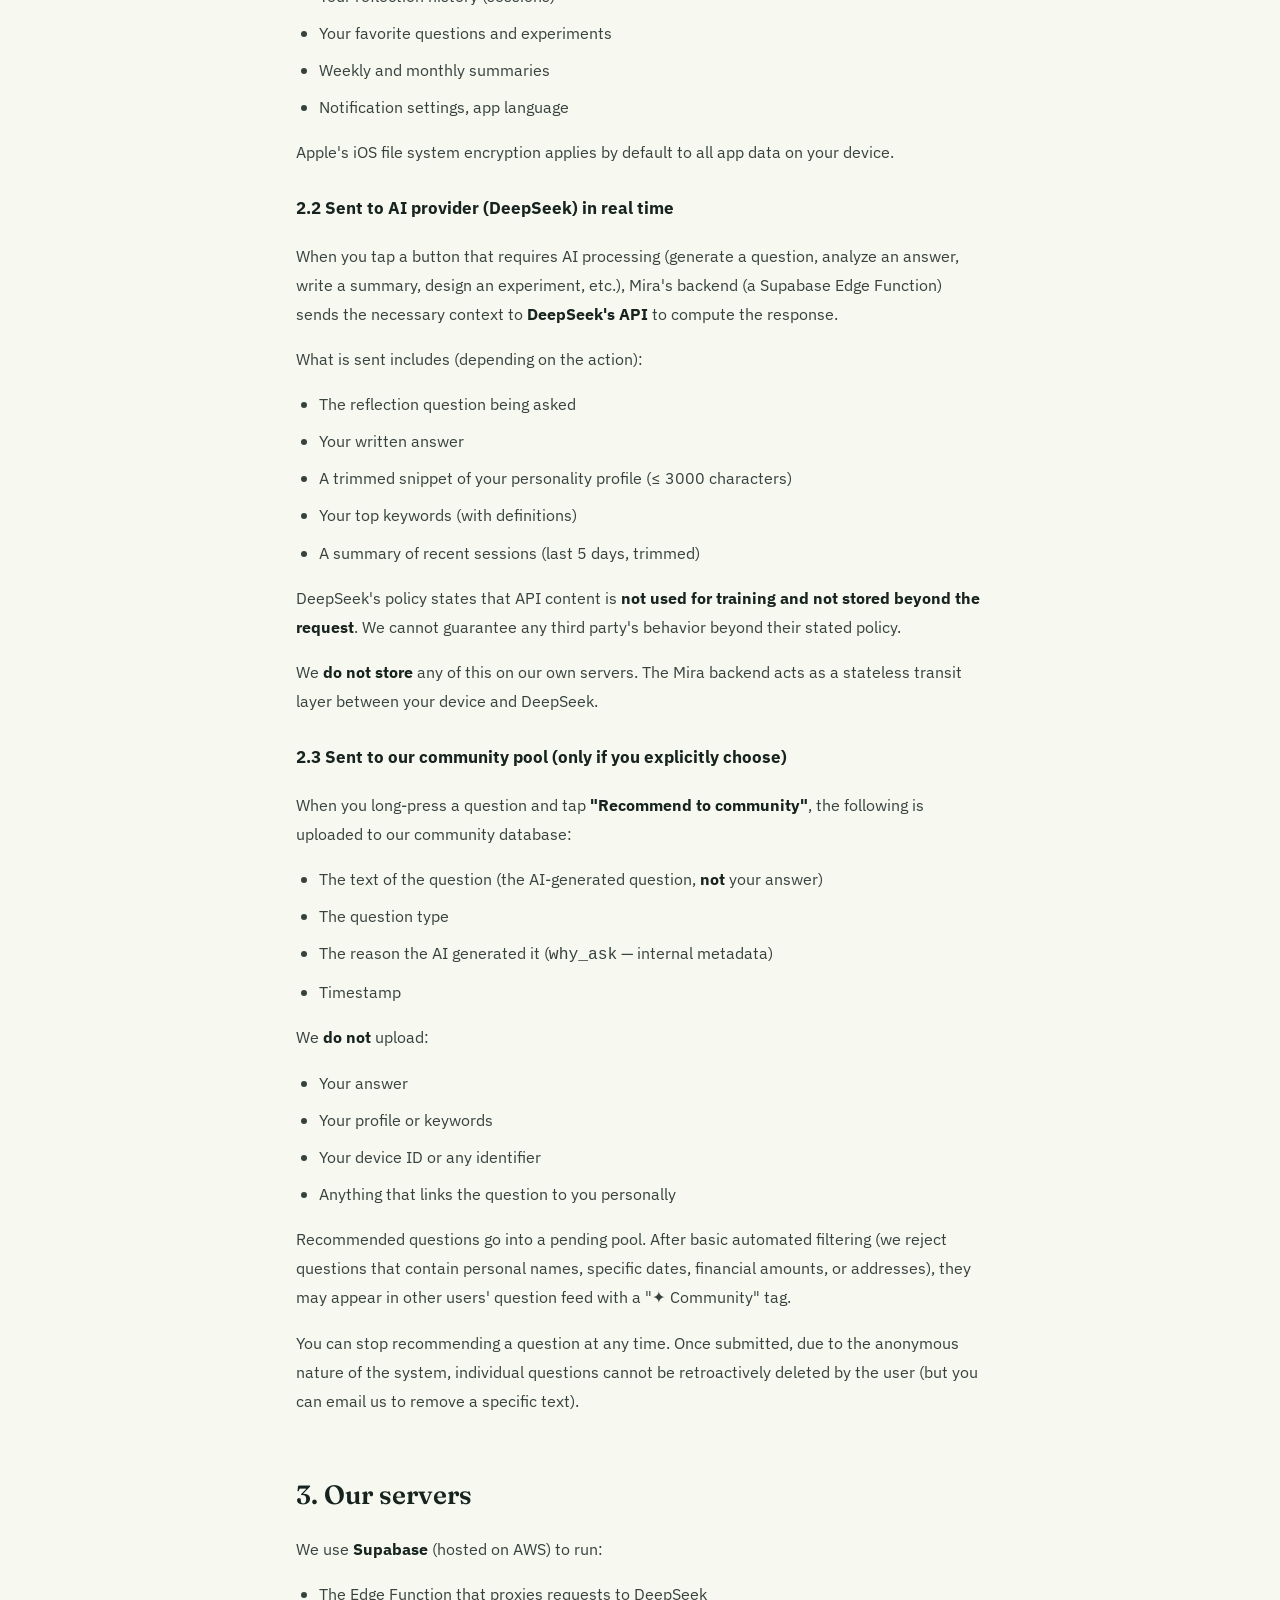
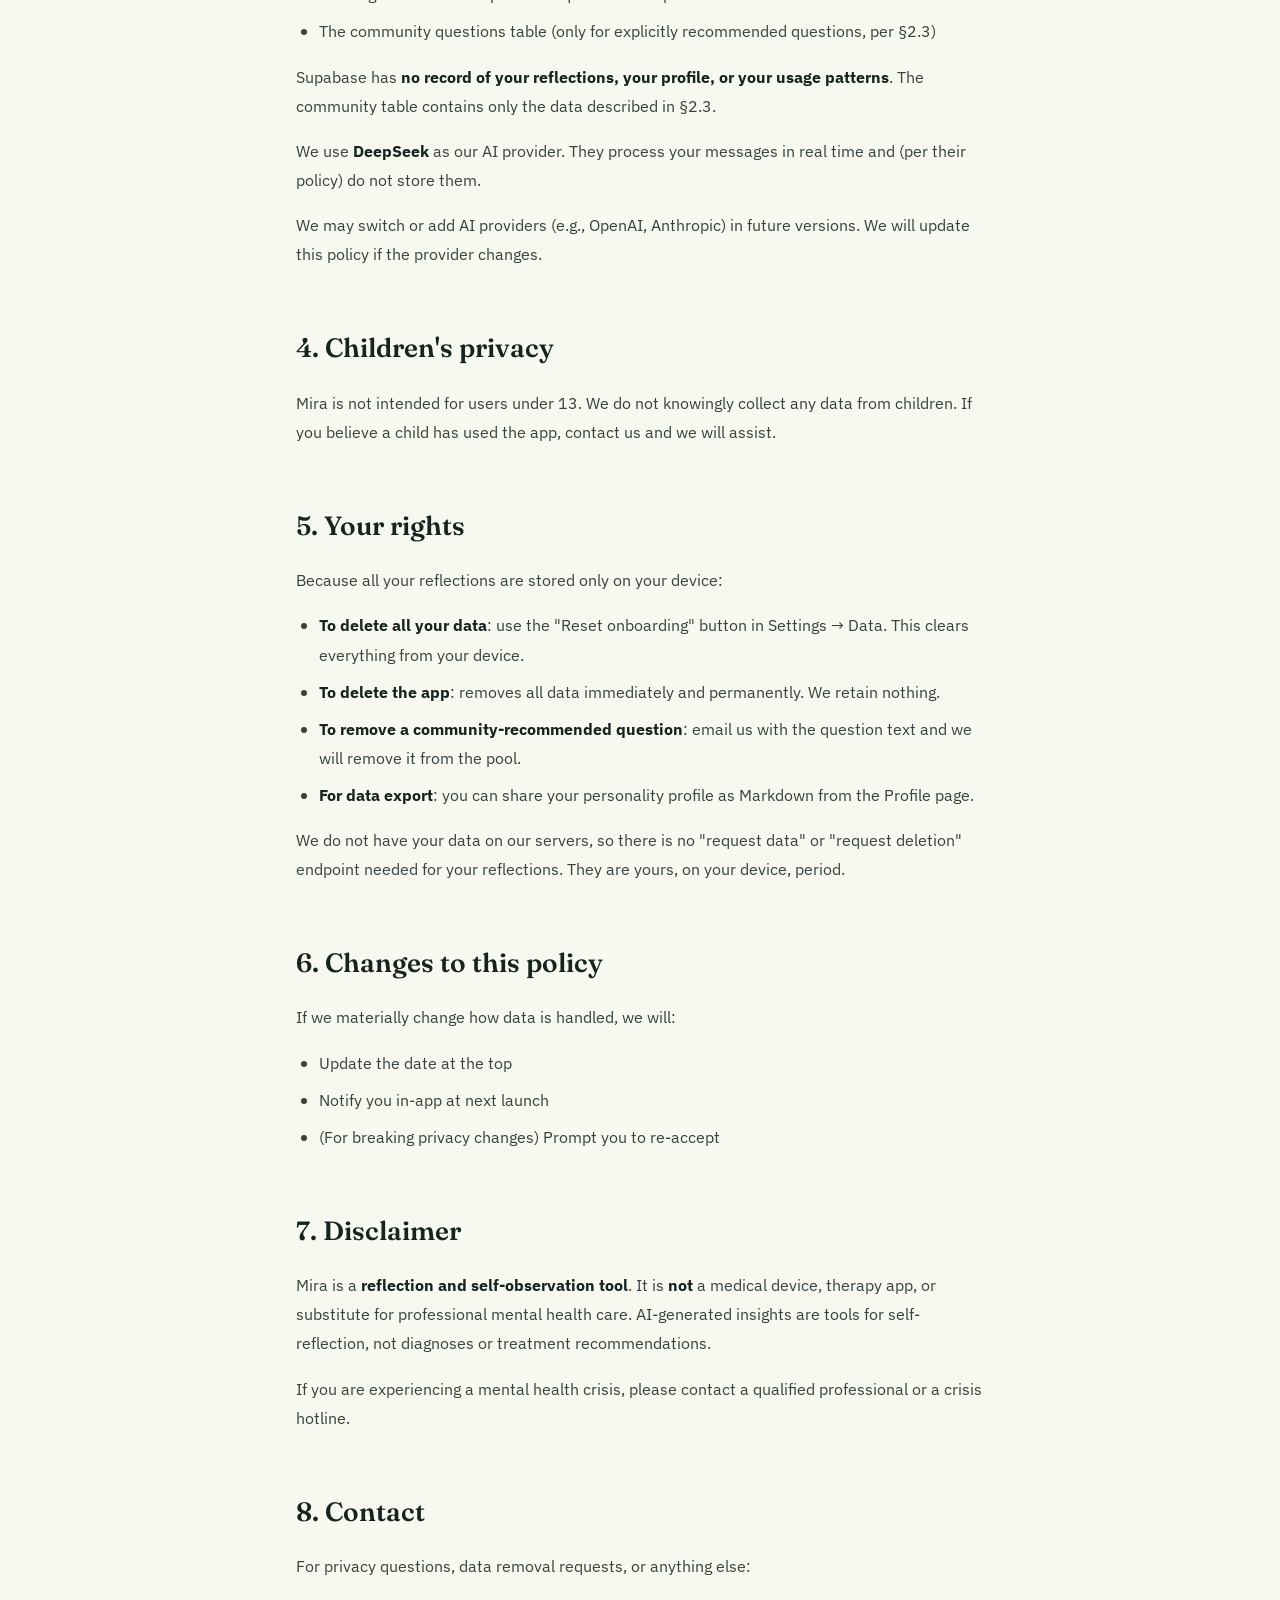
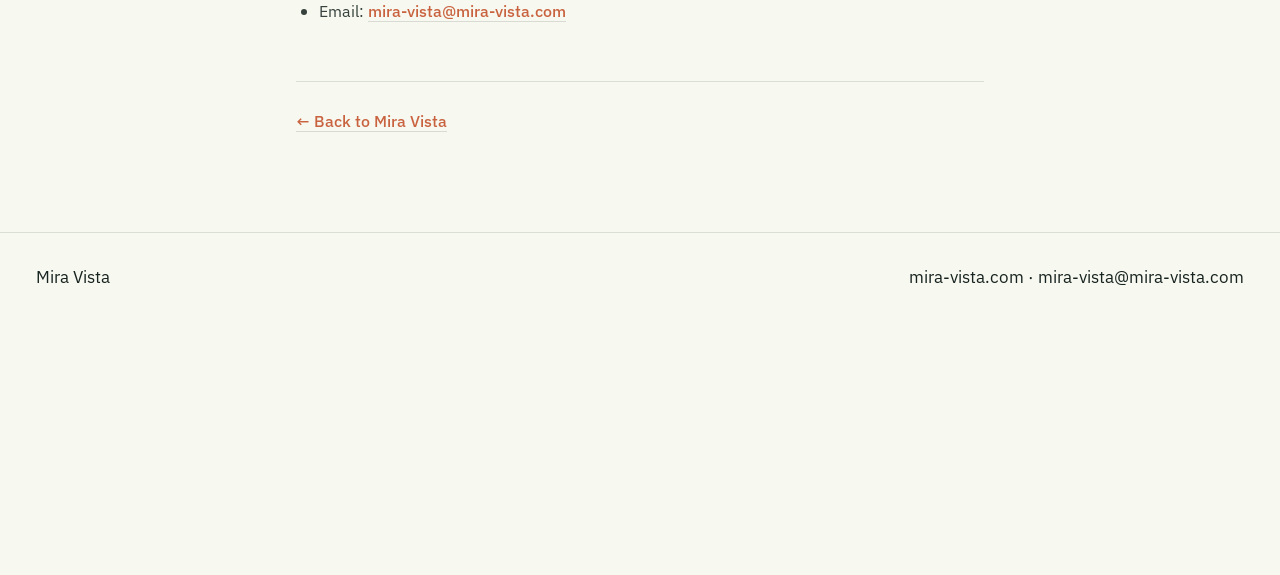
<file: mira/privacy_en.html>
<!doctype html>
<html lang="en">
  <head>
    <meta charset="utf-8" />
    <meta http-equiv="refresh" content="0; url=privacy.html" />
    <meta name="viewport" content="width=device-width, initial-scale=1" />
    <title>Mira — Privacy Policy</title>
    <link rel="canonical" href="https://mira-vista.com/mira/privacy.html" />
  </head>
  <body>
    <p>
      Redirecting to <a href="privacy.html">Mira Privacy Policy</a>.
      <a href="privacy_zh.html">中文版</a>
    </p>
  </body>
</html>
</file>
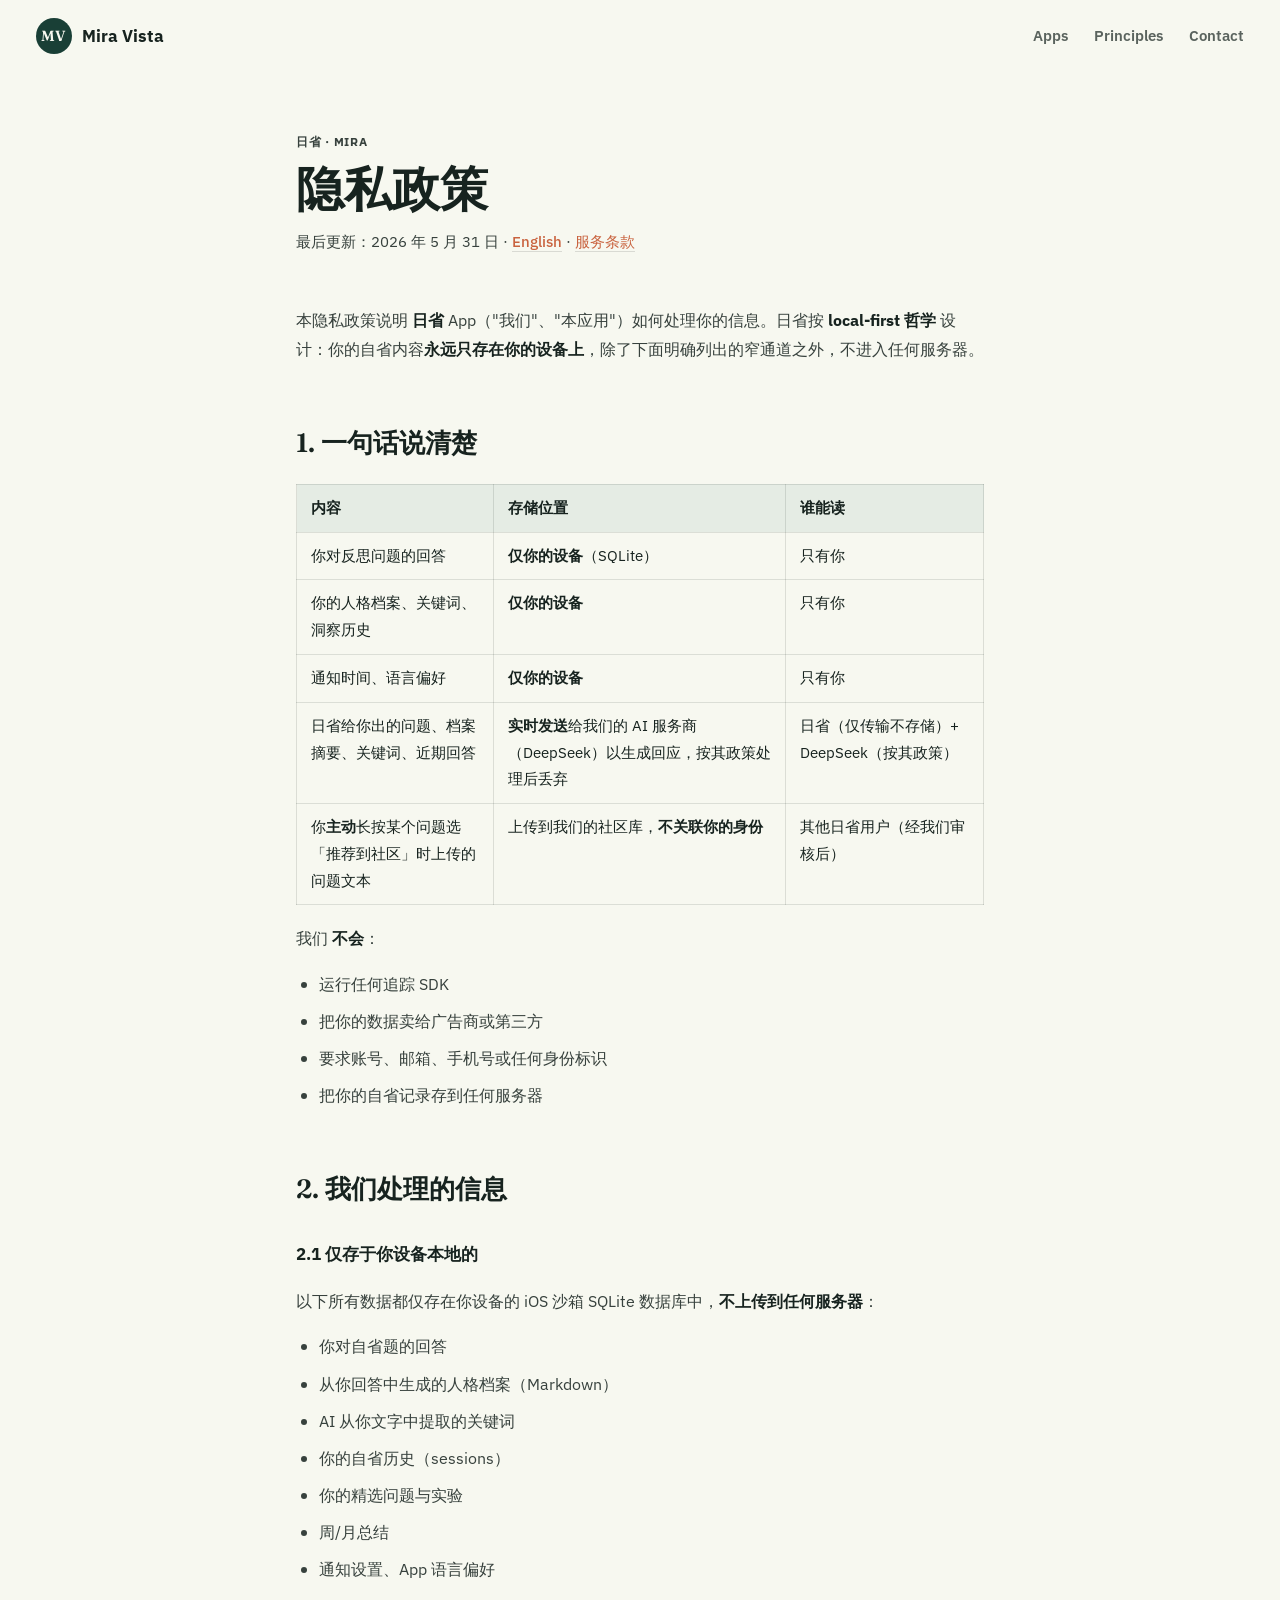
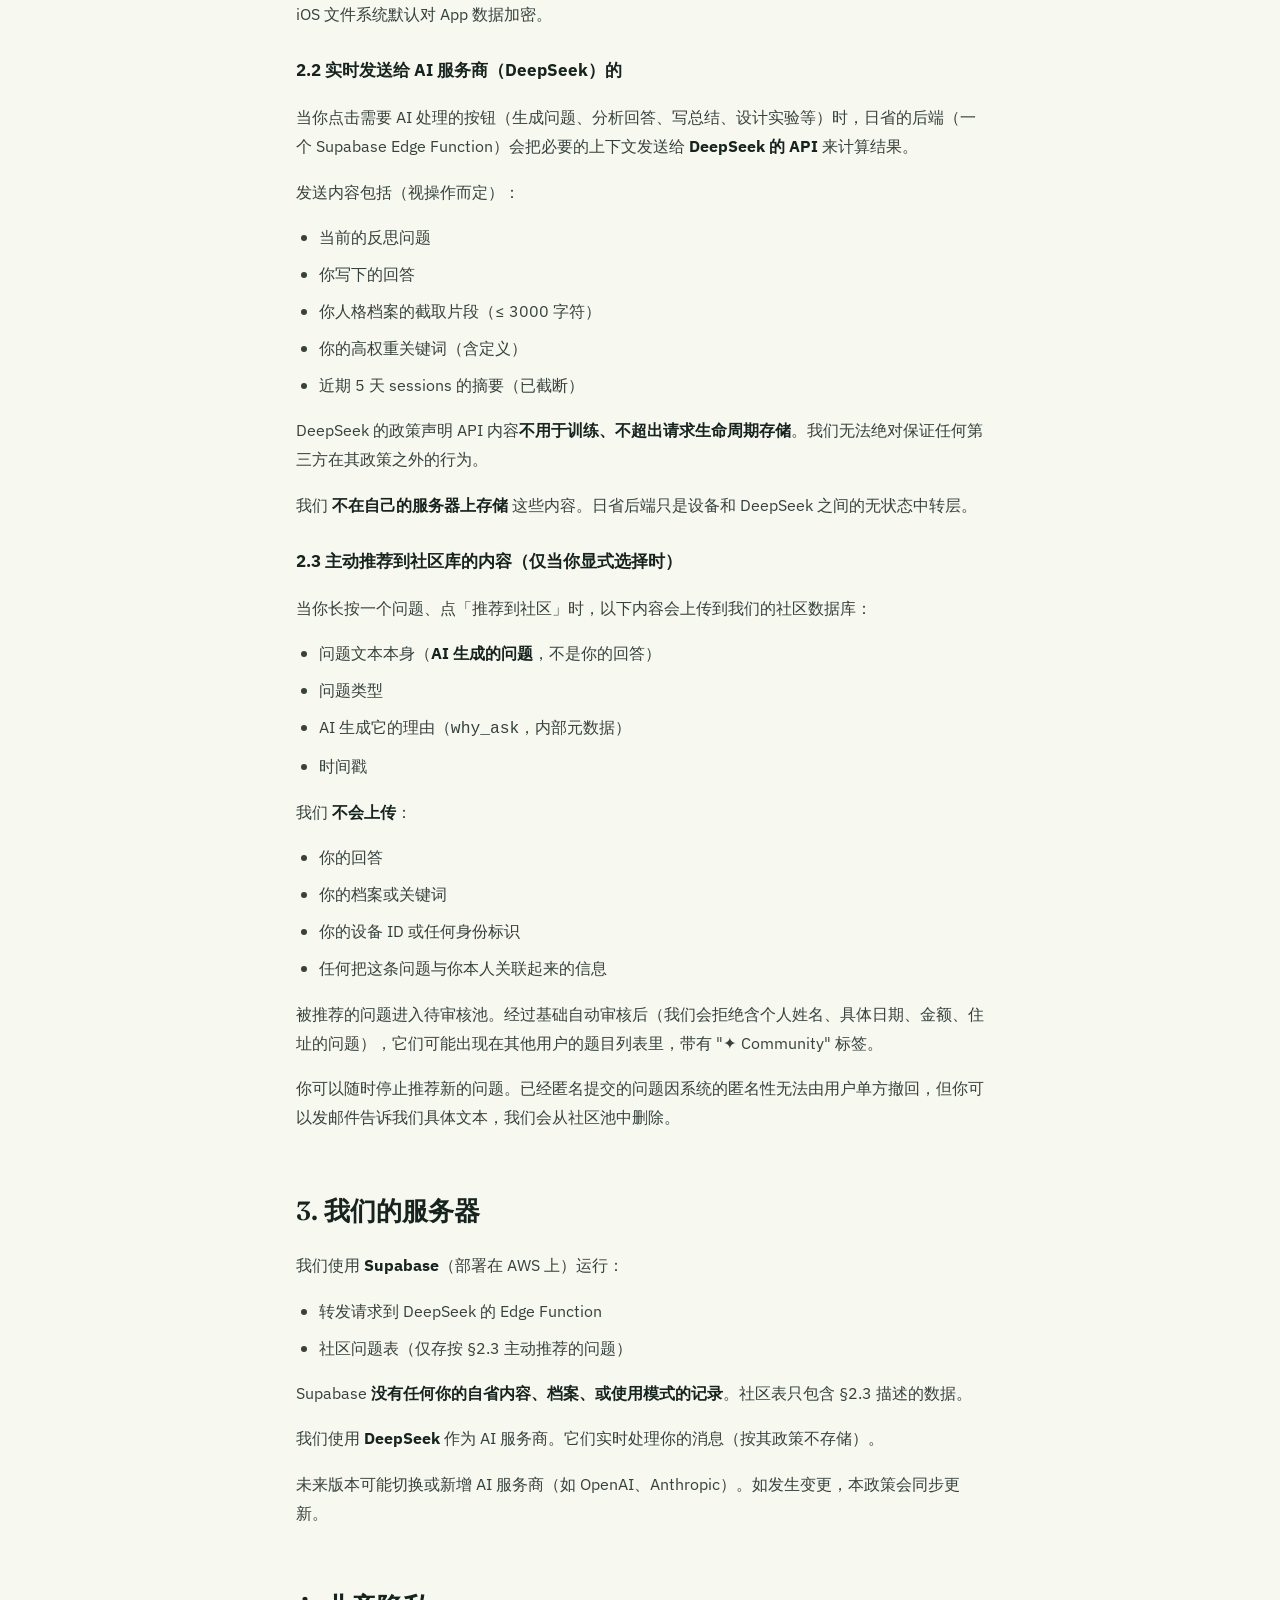
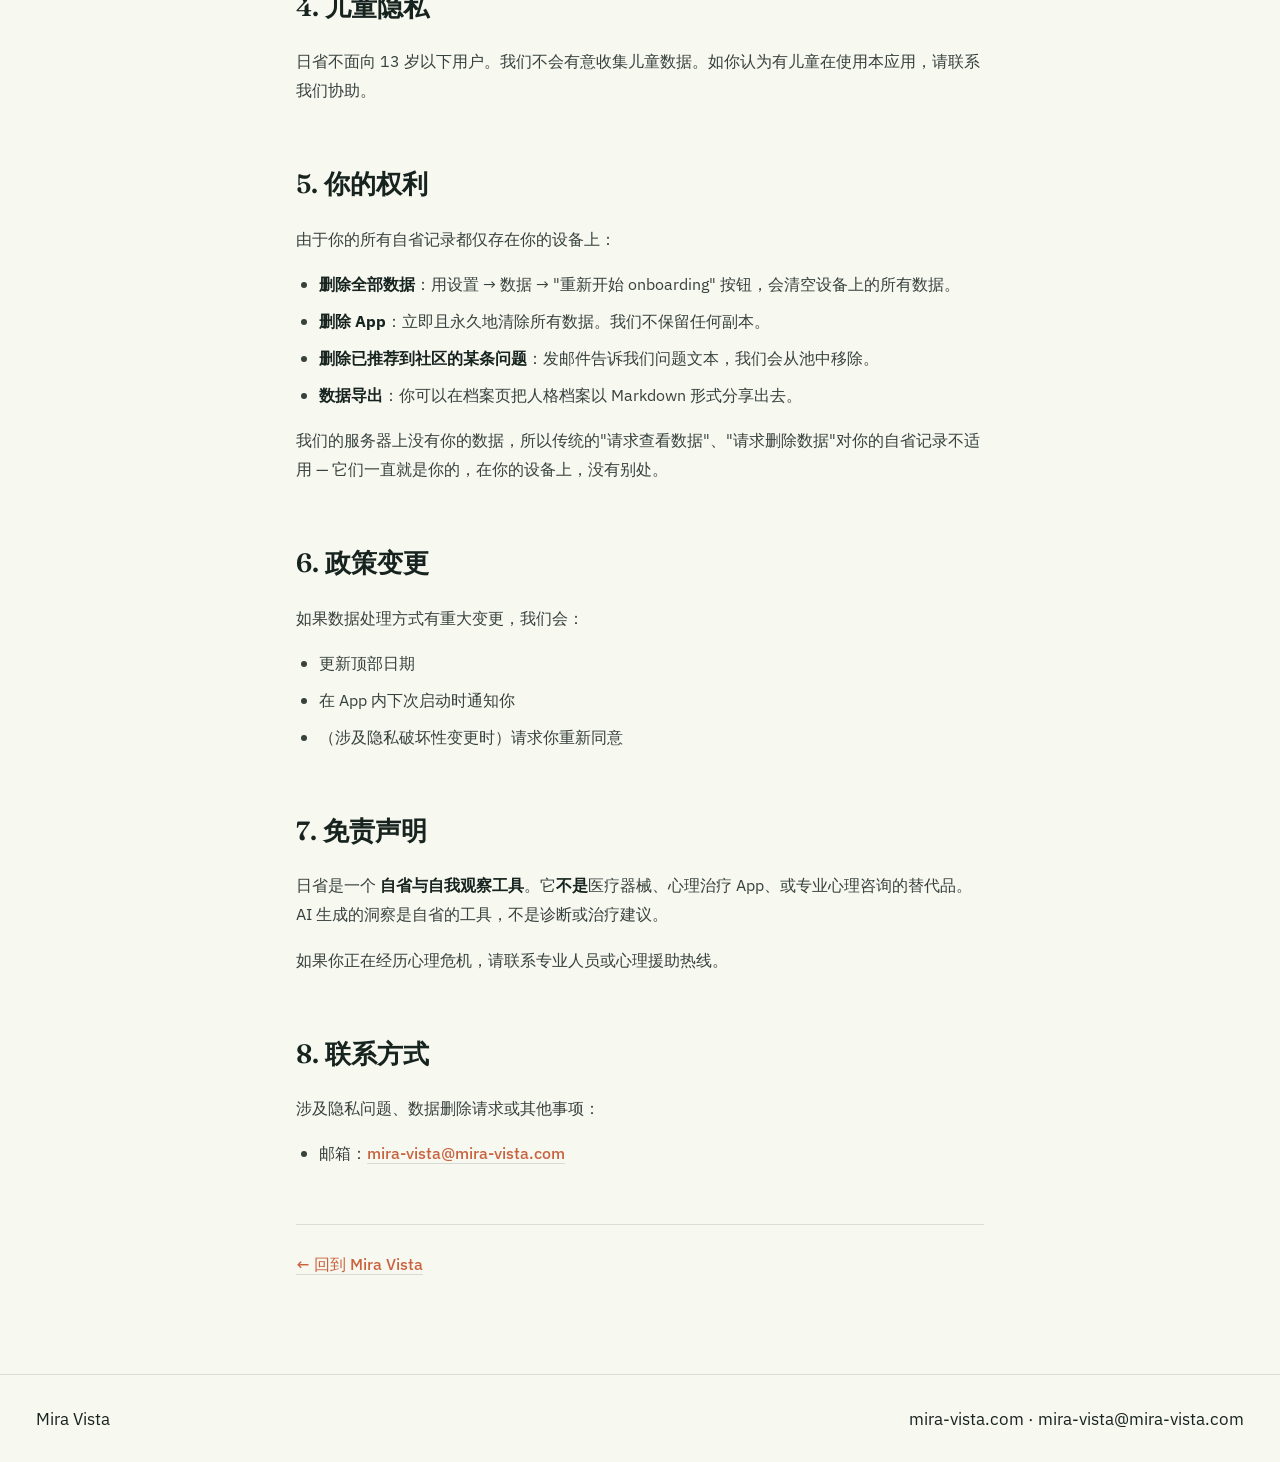
<file: mira/privacy_zh.html>
<!doctype html>
<html lang="zh-Hans">
  <head>
    <meta charset="utf-8" />
    <meta name="viewport" content="width=device-width, initial-scale=1" />
    <title>日省 (Mira) — 隐私政策</title>
    <meta name="description" content="日省如何处理你的数据。Local-first，承诺不是营销词。" />
    <link rel="preconnect" href="https://fonts.googleapis.com" />
    <link rel="preconnect" href="https://fonts.gstatic.com" crossorigin />
    <link
      href="https://fonts.googleapis.com/css2?family=Fraunces:opsz,wght@9..144,500;9..144,700&family=IBM+Plex+Sans:wght@400;500;600;700&display=swap"
      rel="stylesheet"
    />
    <link rel="stylesheet" href="../styles.css" />
  </head>
  <body>
    <header class="site-header" data-header>
      <a class="brand" href="../" aria-label="Mira Vista home">
        <span class="brand-mark" aria-hidden="true">MV</span>
        <span>Mira Vista</span>
      </a>
      <nav class="nav-links" aria-label="Primary navigation">
        <a href="../#apps">Apps</a>
        <a href="../#principles">Principles</a>
        <a href="../#contact">Contact</a>
      </nav>
    </header>

    <main class="legal" data-brand="mira">
      <p class="legal-eyebrow">日省 · Mira</p>
      <h1>隐私政策</h1>
      <p class="legal-meta">
        最后更新：2026 年 5 月 31 日 ·
        <a href="privacy.html">English</a> ·
        <a href="terms_zh.html">服务条款</a>
      </p>

      <p>
        本隐私政策说明 <strong>日省</strong> App（"我们"、"本应用"）如何处理你的信息。日省按
        <strong>local-first 哲学</strong> 设计：你的自省内容<strong>永远只存在你的设备上</strong>，除了下面明确列出的窄通道之外，不进入任何服务器。
      </p>

      <h2>1. 一句话说清楚</h2>
      <table>
        <thead>
          <tr><th>内容</th><th>存储位置</th><th>谁能读</th></tr>
        </thead>
        <tbody>
          <tr><td>你对反思问题的回答</td><td><strong>仅你的设备</strong>（SQLite）</td><td>只有你</td></tr>
          <tr><td>你的人格档案、关键词、洞察历史</td><td><strong>仅你的设备</strong></td><td>只有你</td></tr>
          <tr><td>通知时间、语言偏好</td><td><strong>仅你的设备</strong></td><td>只有你</td></tr>
          <tr><td>日省给你出的问题、档案摘要、关键词、近期回答</td><td><strong>实时发送</strong>给我们的 AI 服务商（DeepSeek）以生成回应，按其政策处理后丢弃</td><td>日省（仅传输不存储）+ DeepSeek（按其政策）</td></tr>
          <tr><td>你<strong>主动</strong>长按某个问题选「推荐到社区」时上传的问题文本</td><td>上传到我们的社区库，<strong>不关联你的身份</strong></td><td>其他日省用户（经我们审核后）</td></tr>
        </tbody>
      </table>

      <p>我们 <strong>不会</strong>：</p>
      <ul>
        <li>运行任何追踪 SDK</li>
        <li>把你的数据卖给广告商或第三方</li>
        <li>要求账号、邮箱、手机号或任何身份标识</li>
        <li>把你的自省记录存到任何服务器</li>
      </ul>

      <h2>2. 我们处理的信息</h2>

      <h3>2.1 仅存于你设备本地的</h3>
      <p>以下所有数据都仅存在你设备的 iOS 沙箱 SQLite 数据库中，<strong>不上传到任何服务器</strong>：</p>
      <ul>
        <li>你对自省题的回答</li>
        <li>从你回答中生成的人格档案（Markdown）</li>
        <li>AI 从你文字中提取的关键词</li>
        <li>你的自省历史（sessions）</li>
        <li>你的精选问题与实验</li>
        <li>周/月总结</li>
        <li>通知设置、App 语言偏好</li>
      </ul>
      <p>iOS 文件系统默认对 App 数据加密。</p>

      <h3>2.2 实时发送给 AI 服务商（DeepSeek）的</h3>
      <p>
        当你点击需要 AI 处理的按钮（生成问题、分析回答、写总结、设计实验等）时，日省的后端（一个 Supabase Edge Function）会把必要的上下文发送给
        <strong>DeepSeek 的 API</strong> 来计算结果。
      </p>
      <p>发送内容包括（视操作而定）：</p>
      <ul>
        <li>当前的反思问题</li>
        <li>你写下的回答</li>
        <li>你人格档案的截取片段（≤ 3000 字符）</li>
        <li>你的高权重关键词（含定义）</li>
        <li>近期 5 天 sessions 的摘要（已截断）</li>
      </ul>
      <p>
        DeepSeek 的政策声明 API 内容<strong>不用于训练、不超出请求生命周期存储</strong>。我们无法绝对保证任何第三方在其政策之外的行为。
      </p>
      <p>
        我们 <strong>不在自己的服务器上存储</strong> 这些内容。日省后端只是设备和 DeepSeek 之间的无状态中转层。
      </p>

      <h3>2.3 主动推荐到社区库的内容（仅当你显式选择时）</h3>
      <p>当你长按一个问题、点「推荐到社区」时，以下内容会上传到我们的社区数据库：</p>
      <ul>
        <li>问题文本本身（<strong>AI 生成的问题</strong>，不是你的回答）</li>
        <li>问题类型</li>
        <li>AI 生成它的理由（<code>why_ask</code>，内部元数据）</li>
        <li>时间戳</li>
      </ul>
      <p>我们 <strong>不会上传</strong>：</p>
      <ul>
        <li>你的回答</li>
        <li>你的档案或关键词</li>
        <li>你的设备 ID 或任何身份标识</li>
        <li>任何把这条问题与你本人关联起来的信息</li>
      </ul>
      <p>
        被推荐的问题进入待审核池。经过基础自动审核后（我们会拒绝含个人姓名、具体日期、金额、住址的问题），它们可能出现在其他用户的题目列表里，带有 "✦ Community" 标签。
      </p>
      <p>
        你可以随时停止推荐新的问题。已经匿名提交的问题因系统的匿名性无法由用户单方撤回，但你可以发邮件告诉我们具体文本，我们会从社区池中删除。
      </p>

      <h2>3. 我们的服务器</h2>
      <p>我们使用 <strong>Supabase</strong>（部署在 AWS 上）运行：</p>
      <ul>
        <li>转发请求到 DeepSeek 的 Edge Function</li>
        <li>社区问题表（仅存按 §2.3 主动推荐的问题）</li>
      </ul>
      <p>
        Supabase <strong>没有任何你的自省内容、档案、或使用模式的记录</strong>。社区表只包含 §2.3 描述的数据。
      </p>
      <p>我们使用 <strong>DeepSeek</strong> 作为 AI 服务商。它们实时处理你的消息（按其政策不存储）。</p>
      <p>未来版本可能切换或新增 AI 服务商（如 OpenAI、Anthropic）。如发生变更，本政策会同步更新。</p>

      <h2>4. 儿童隐私</h2>
      <p>日省不面向 13 岁以下用户。我们不会有意收集儿童数据。如你认为有儿童在使用本应用，请联系我们协助。</p>

      <h2>5. 你的权利</h2>
      <p>由于你的所有自省记录都仅存在你的设备上：</p>
      <ul>
        <li><strong>删除全部数据</strong>：用设置 → 数据 → "重新开始 onboarding" 按钮，会清空设备上的所有数据。</li>
        <li><strong>删除 App</strong>：立即且永久地清除所有数据。我们不保留任何副本。</li>
        <li><strong>删除已推荐到社区的某条问题</strong>：发邮件告诉我们问题文本，我们会从池中移除。</li>
        <li><strong>数据导出</strong>：你可以在档案页把人格档案以 Markdown 形式分享出去。</li>
      </ul>
      <p>
        我们的服务器上没有你的数据，所以传统的"请求查看数据"、"请求删除数据"对你的自省记录不适用 — 它们一直就是你的，在你的设备上，没有别处。
      </p>

      <h2>6. 政策变更</h2>
      <p>如果数据处理方式有重大变更，我们会：</p>
      <ul>
        <li>更新顶部日期</li>
        <li>在 App 内下次启动时通知你</li>
        <li>（涉及隐私破坏性变更时）请求你重新同意</li>
      </ul>

      <h2>7. 免责声明</h2>
      <p>
        日省是一个 <strong>自省与自我观察工具</strong>。它<strong>不是</strong>医疗器械、心理治疗 App、或专业心理咨询的替代品。AI 生成的洞察是自省的工具，不是诊断或治疗建议。
      </p>
      <p>如果你正在经历心理危机，请联系专业人员或心理援助热线。</p>

      <h2>8. 联系方式</h2>
      <p>涉及隐私问题、数据删除请求或其他事项：</p>
      <ul>
        <li>邮箱：<a href="mailto:mira-vista@mira-vista.com">mira-vista@mira-vista.com</a></li>
      </ul>

      <p class="legal-back"><a href="../">← 回到 Mira Vista</a></p>
    </main>

    <footer class="site-footer">
      <span>Mira Vista</span>
      <span>mira-vista.com · mira-vista@mira-vista.com</span>
    </footer>

    <script src="../script.js"></script>
  </body>
</html>
</file>
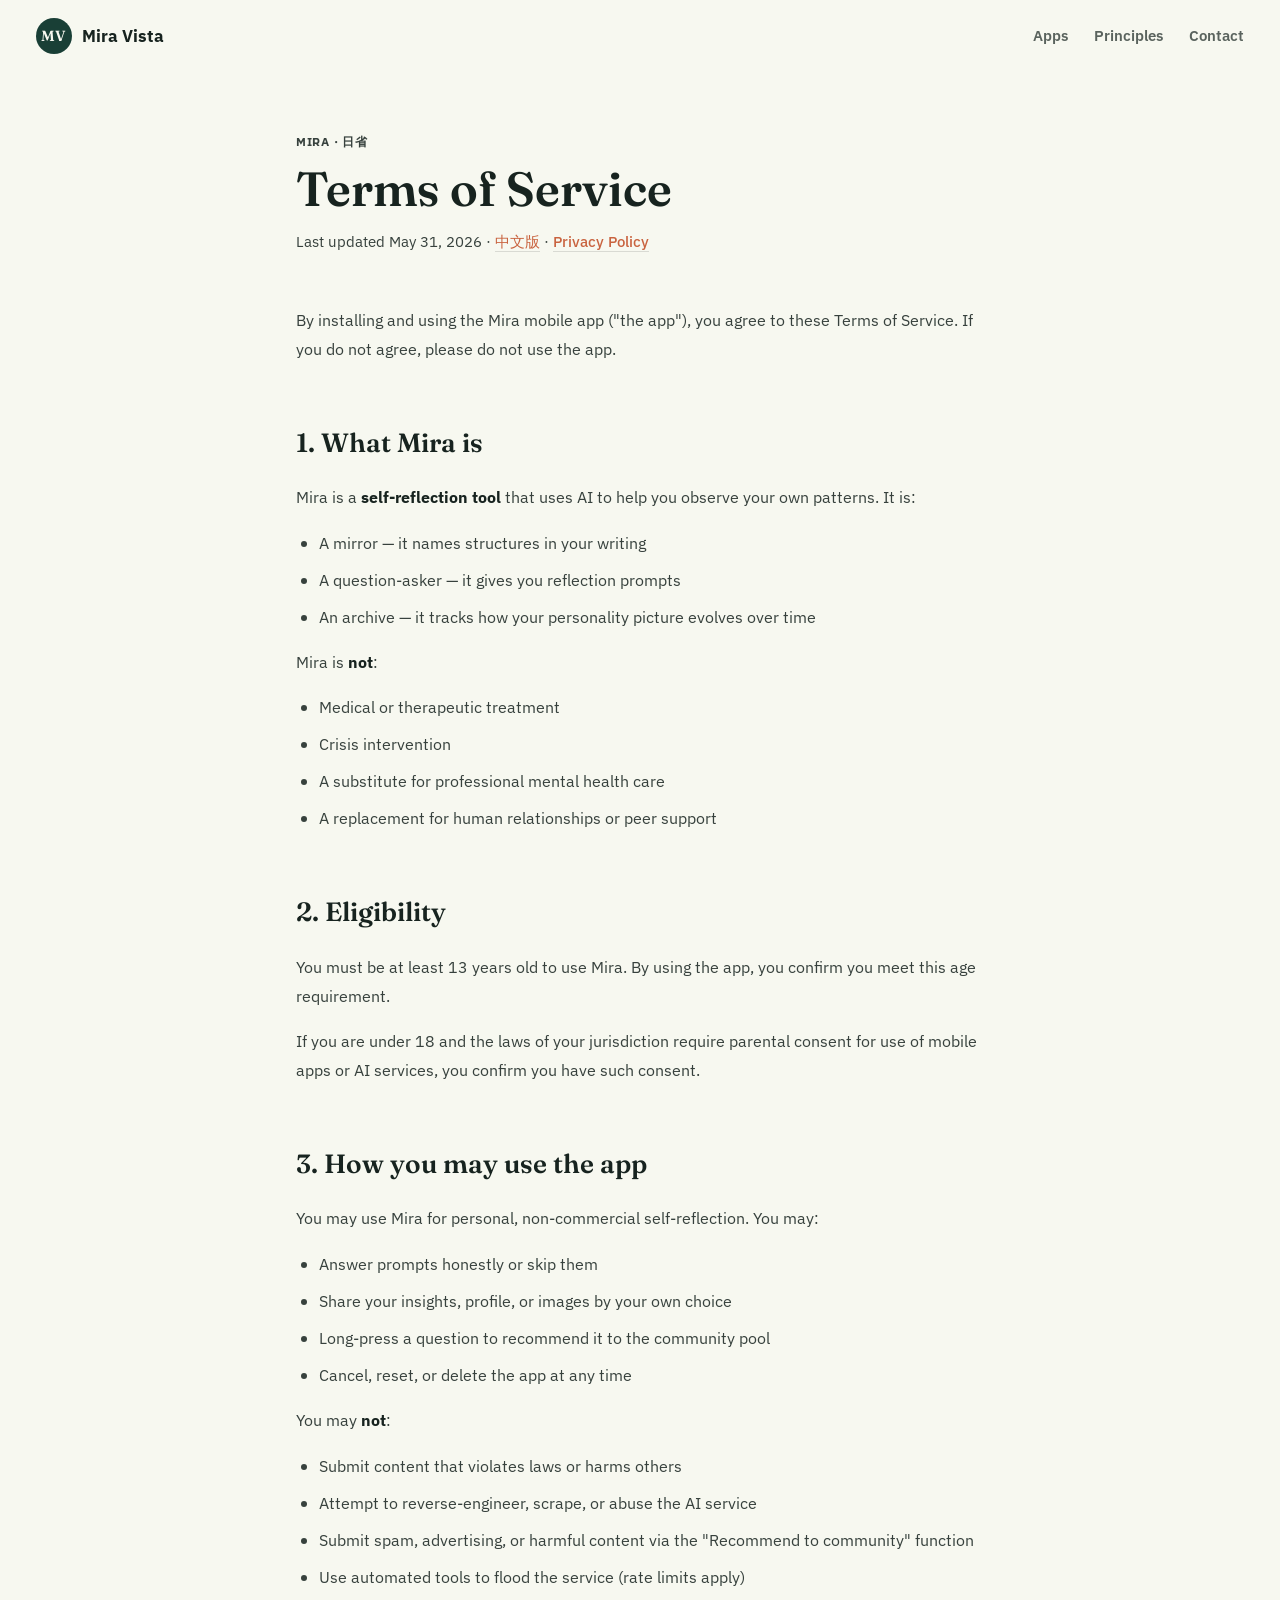
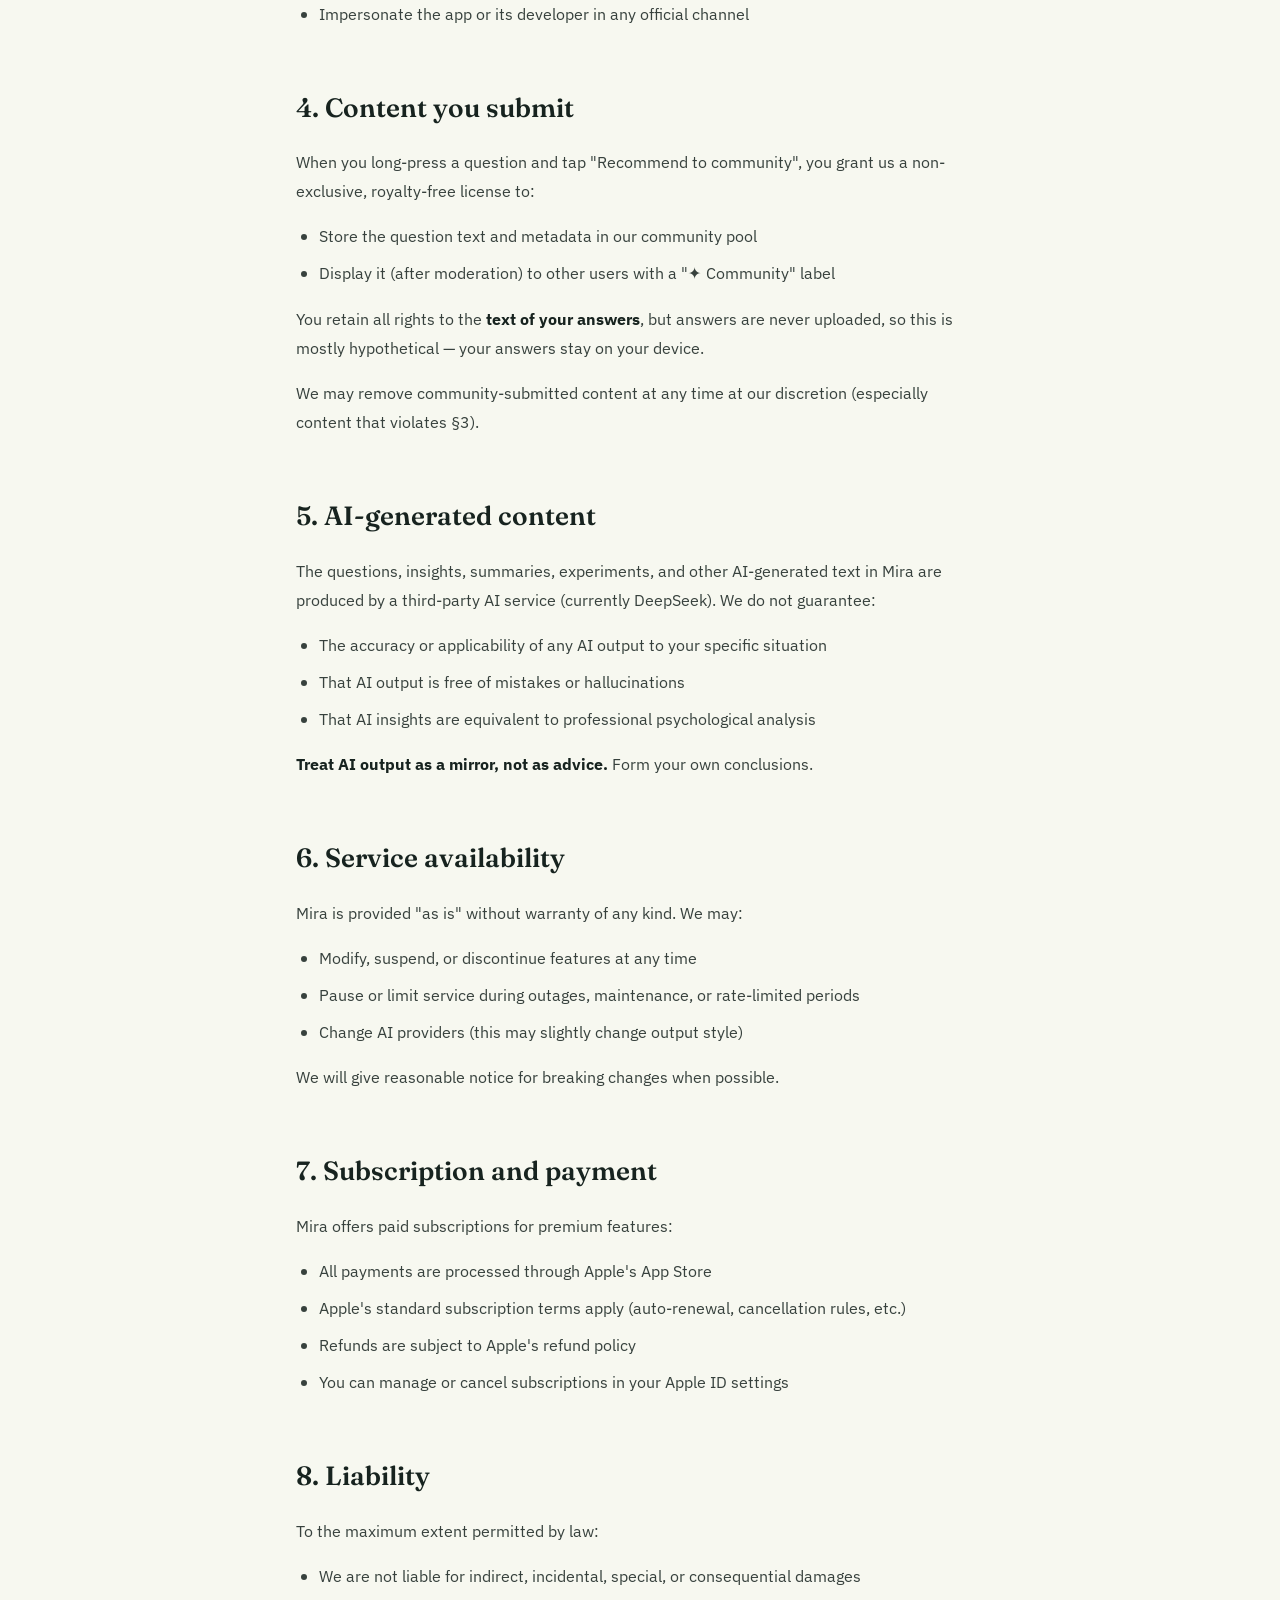
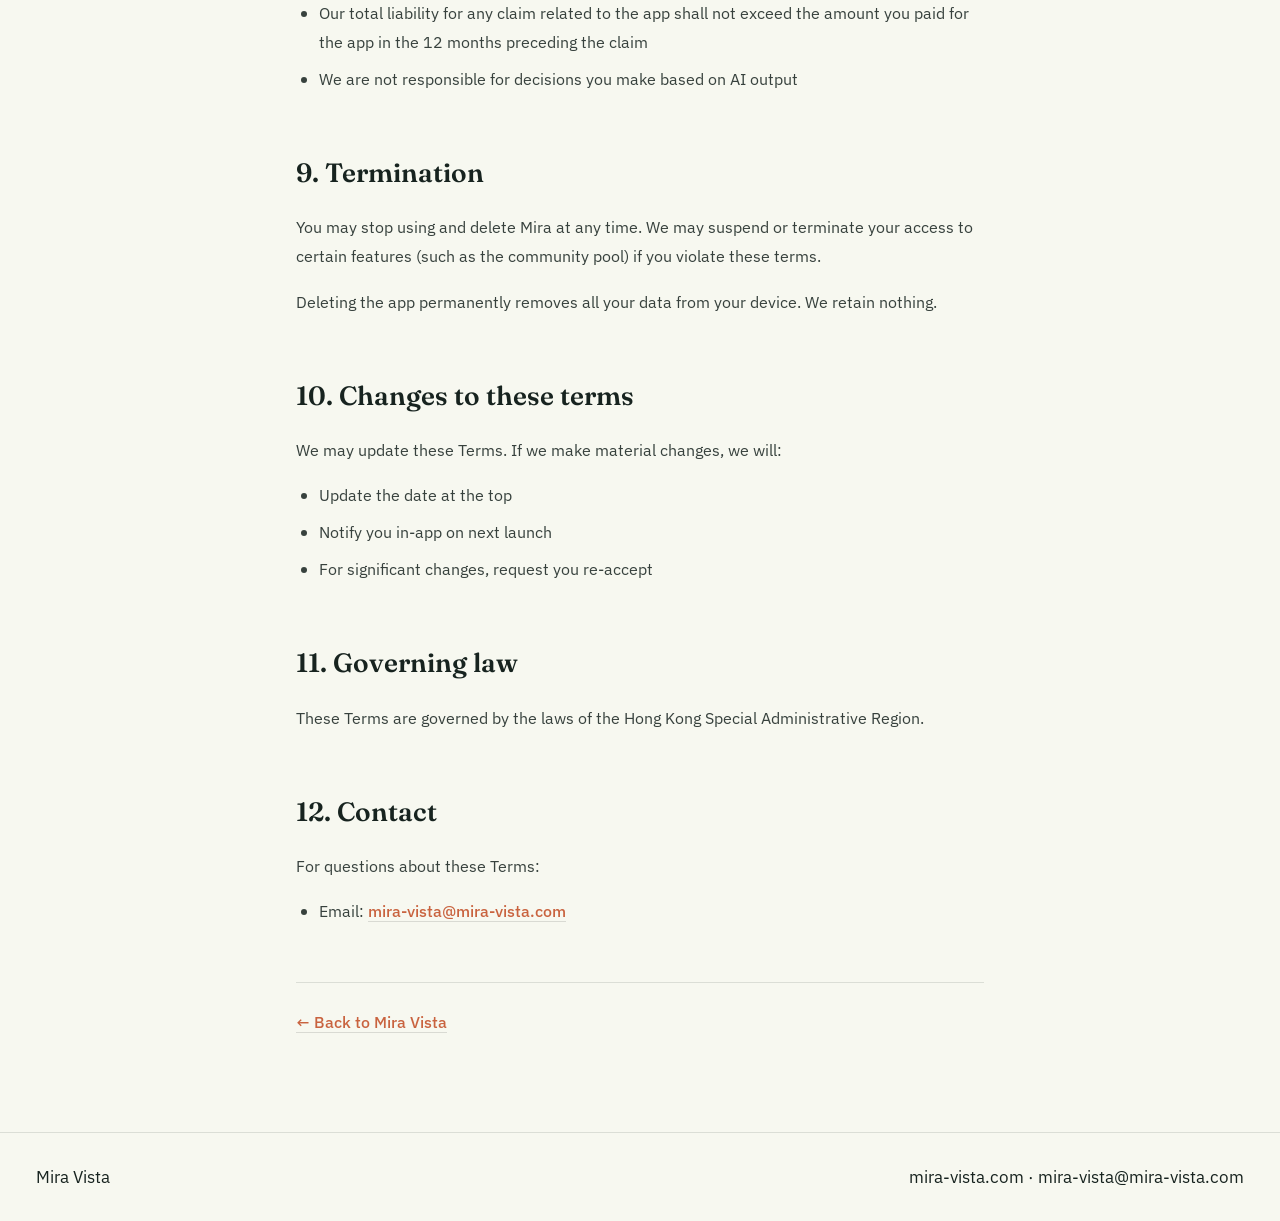
<file: mira/terms.html>
<!doctype html>
<html lang="en">
  <head>
    <meta charset="utf-8" />
    <meta name="viewport" content="width=device-width, initial-scale=1" />
    <title>Mira — Terms of Service</title>
    <meta name="description" content="The terms you agree to when using Mira (日省)." />
    <link rel="preconnect" href="https://fonts.googleapis.com" />
    <link rel="preconnect" href="https://fonts.gstatic.com" crossorigin />
    <link
      href="https://fonts.googleapis.com/css2?family=Fraunces:opsz,wght@9..144,500;9..144,700&family=IBM+Plex+Sans:wght@400;500;600;700&display=swap"
      rel="stylesheet"
    />
    <link rel="stylesheet" href="../styles.css" />
  </head>
  <body>
    <header class="site-header" data-header>
      <a class="brand" href="../" aria-label="Mira Vista home">
        <span class="brand-mark" aria-hidden="true">MV</span>
        <span>Mira Vista</span>
      </a>
      <nav class="nav-links" aria-label="Primary navigation">
        <a href="../#apps">Apps</a>
        <a href="../#principles">Principles</a>
        <a href="../#contact">Contact</a>
      </nav>
    </header>

    <main class="legal" data-brand="mira">
      <p class="legal-eyebrow">Mira · 日省</p>
      <h1>Terms of Service</h1>
      <p class="legal-meta">
        Last updated May 31, 2026 ·
        <a href="terms_zh.html">中文版</a> ·
        <a href="privacy.html">Privacy Policy</a>
      </p>

      <p>
        By installing and using the Mira mobile app ("the app"), you agree to
        these Terms of Service. If you do not agree, please do not use the app.
      </p>

      <h2>1. What Mira is</h2>
      <p>
        Mira is a <strong>self-reflection tool</strong> that uses AI to help
        you observe your own patterns. It is:
      </p>
      <ul>
        <li>A mirror — it names structures in your writing</li>
        <li>A question-asker — it gives you reflection prompts</li>
        <li>An archive — it tracks how your personality picture evolves over time</li>
      </ul>
      <p>Mira is <strong>not</strong>:</p>
      <ul>
        <li>Medical or therapeutic treatment</li>
        <li>Crisis intervention</li>
        <li>A substitute for professional mental health care</li>
        <li>A replacement for human relationships or peer support</li>
      </ul>

      <h2>2. Eligibility</h2>
      <p>
        You must be at least 13 years old to use Mira. By using the app, you
        confirm you meet this age requirement.
      </p>
      <p>
        If you are under 18 and the laws of your jurisdiction require parental
        consent for use of mobile apps or AI services, you confirm you have
        such consent.
      </p>

      <h2>3. How you may use the app</h2>
      <p>You may use Mira for personal, non-commercial self-reflection. You may:</p>
      <ul>
        <li>Answer prompts honestly or skip them</li>
        <li>Share your insights, profile, or images by your own choice</li>
        <li>Long-press a question to recommend it to the community pool</li>
        <li>Cancel, reset, or delete the app at any time</li>
      </ul>
      <p>You may <strong>not</strong>:</p>
      <ul>
        <li>Submit content that violates laws or harms others</li>
        <li>Attempt to reverse-engineer, scrape, or abuse the AI service</li>
        <li>Submit spam, advertising, or harmful content via the "Recommend to community" function</li>
        <li>Use automated tools to flood the service (rate limits apply)</li>
        <li>Impersonate the app or its developer in any official channel</li>
      </ul>

      <h2>4. Content you submit</h2>
      <p>
        When you long-press a question and tap "Recommend to community", you
        grant us a non-exclusive, royalty-free license to:
      </p>
      <ul>
        <li>Store the question text and metadata in our community pool</li>
        <li>Display it (after moderation) to other users with a "✦ Community" label</li>
      </ul>
      <p>
        You retain all rights to the <strong>text of your answers</strong>, but
        answers are never uploaded, so this is mostly hypothetical — your
        answers stay on your device.
      </p>
      <p>
        We may remove community-submitted content at any time at our
        discretion (especially content that violates §3).
      </p>

      <h2>5. AI-generated content</h2>
      <p>
        The questions, insights, summaries, experiments, and other AI-generated
        text in Mira are produced by a third-party AI service (currently
        DeepSeek). We do not guarantee:
      </p>
      <ul>
        <li>The accuracy or applicability of any AI output to your specific situation</li>
        <li>That AI output is free of mistakes or hallucinations</li>
        <li>That AI insights are equivalent to professional psychological analysis</li>
      </ul>
      <p><strong>Treat AI output as a mirror, not as advice.</strong> Form your own conclusions.</p>

      <h2>6. Service availability</h2>
      <p>Mira is provided "as is" without warranty of any kind. We may:</p>
      <ul>
        <li>Modify, suspend, or discontinue features at any time</li>
        <li>Pause or limit service during outages, maintenance, or rate-limited periods</li>
        <li>Change AI providers (this may slightly change output style)</li>
      </ul>
      <p>We will give reasonable notice for breaking changes when possible.</p>

      <h2>7. Subscription and payment</h2>
      <p>Mira offers paid subscriptions for premium features:</p>
      <ul>
        <li>All payments are processed through Apple's App Store</li>
        <li>Apple's standard subscription terms apply (auto-renewal, cancellation rules, etc.)</li>
        <li>Refunds are subject to Apple's refund policy</li>
        <li>You can manage or cancel subscriptions in your Apple ID settings</li>
      </ul>

      <h2>8. Liability</h2>
      <p>To the maximum extent permitted by law:</p>
      <ul>
        <li>We are not liable for indirect, incidental, special, or consequential damages</li>
        <li>Our total liability for any claim related to the app shall not exceed the amount you paid for the app in the 12 months preceding the claim</li>
        <li>We are not responsible for decisions you make based on AI output</li>
      </ul>

      <h2>9. Termination</h2>
      <p>
        You may stop using and delete Mira at any time. We may suspend or
        terminate your access to certain features (such as the community pool)
        if you violate these terms.
      </p>
      <p>Deleting the app permanently removes all your data from your device. We retain nothing.</p>

      <h2>10. Changes to these terms</h2>
      <p>We may update these Terms. If we make material changes, we will:</p>
      <ul>
        <li>Update the date at the top</li>
        <li>Notify you in-app on next launch</li>
        <li>For significant changes, request you re-accept</li>
      </ul>

      <h2>11. Governing law</h2>
      <p>These Terms are governed by the laws of the Hong Kong Special Administrative Region.</p>

      <h2>12. Contact</h2>
      <p>For questions about these Terms:</p>
      <ul>
        <li>Email: <a href="mailto:mira-vista@mira-vista.com">mira-vista@mira-vista.com</a></li>
      </ul>

      <p class="legal-back"><a href="../">← Back to Mira Vista</a></p>
    </main>

    <footer class="site-footer">
      <span>Mira Vista</span>
      <span>mira-vista.com · mira-vista@mira-vista.com</span>
    </footer>

    <script src="../script.js"></script>
  </body>
</html>
</file>
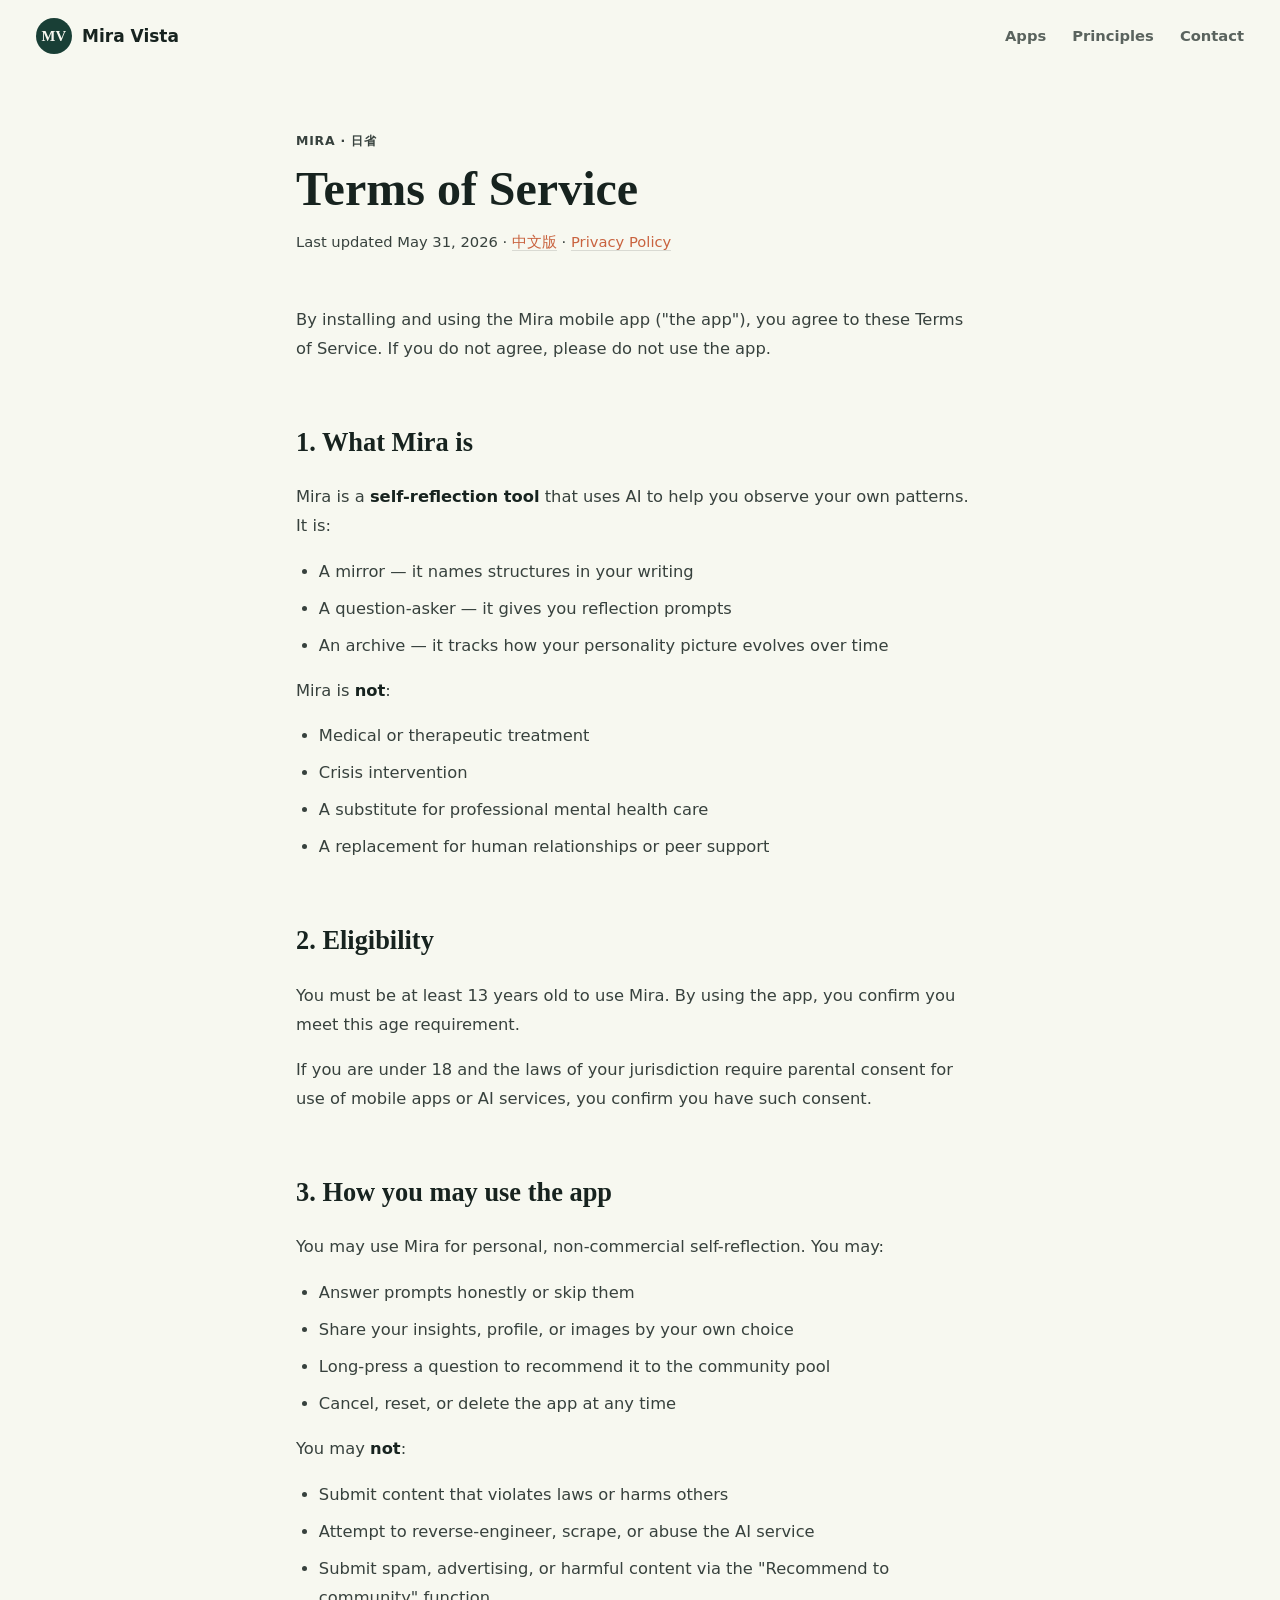
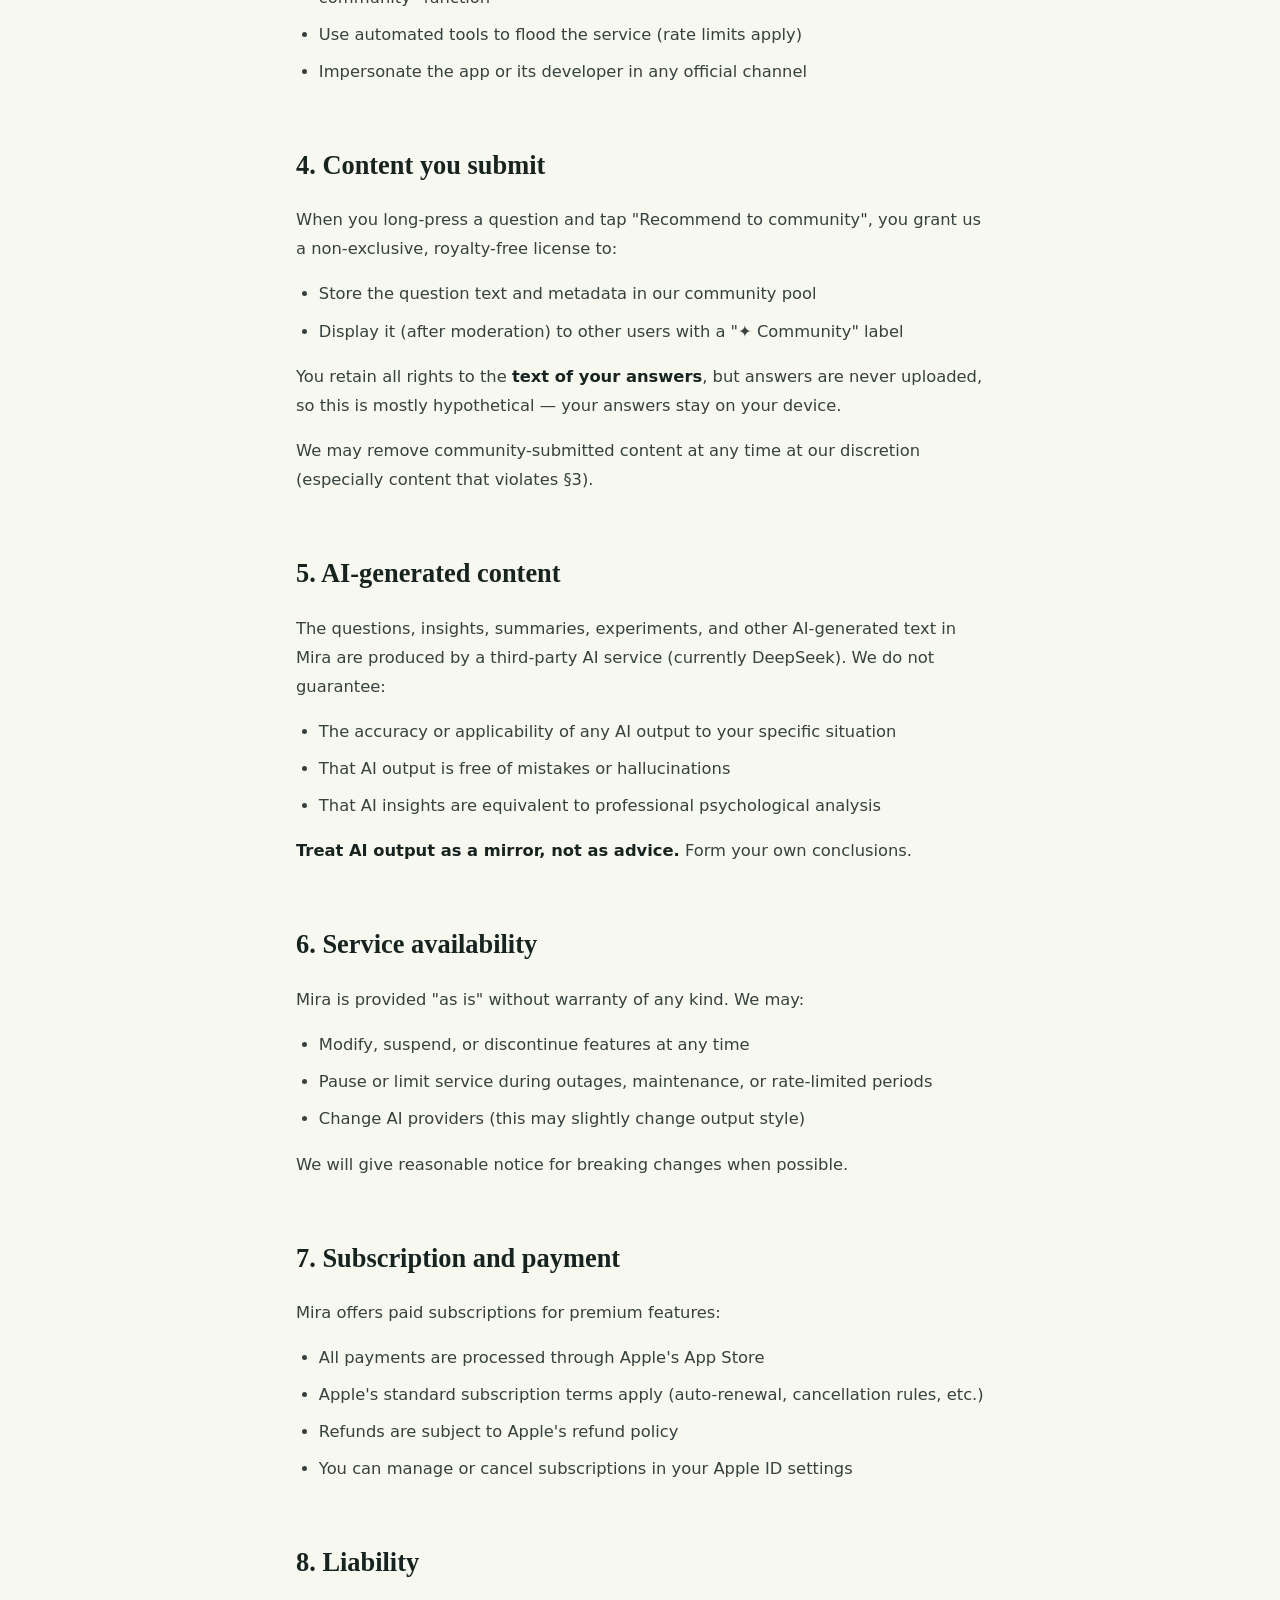
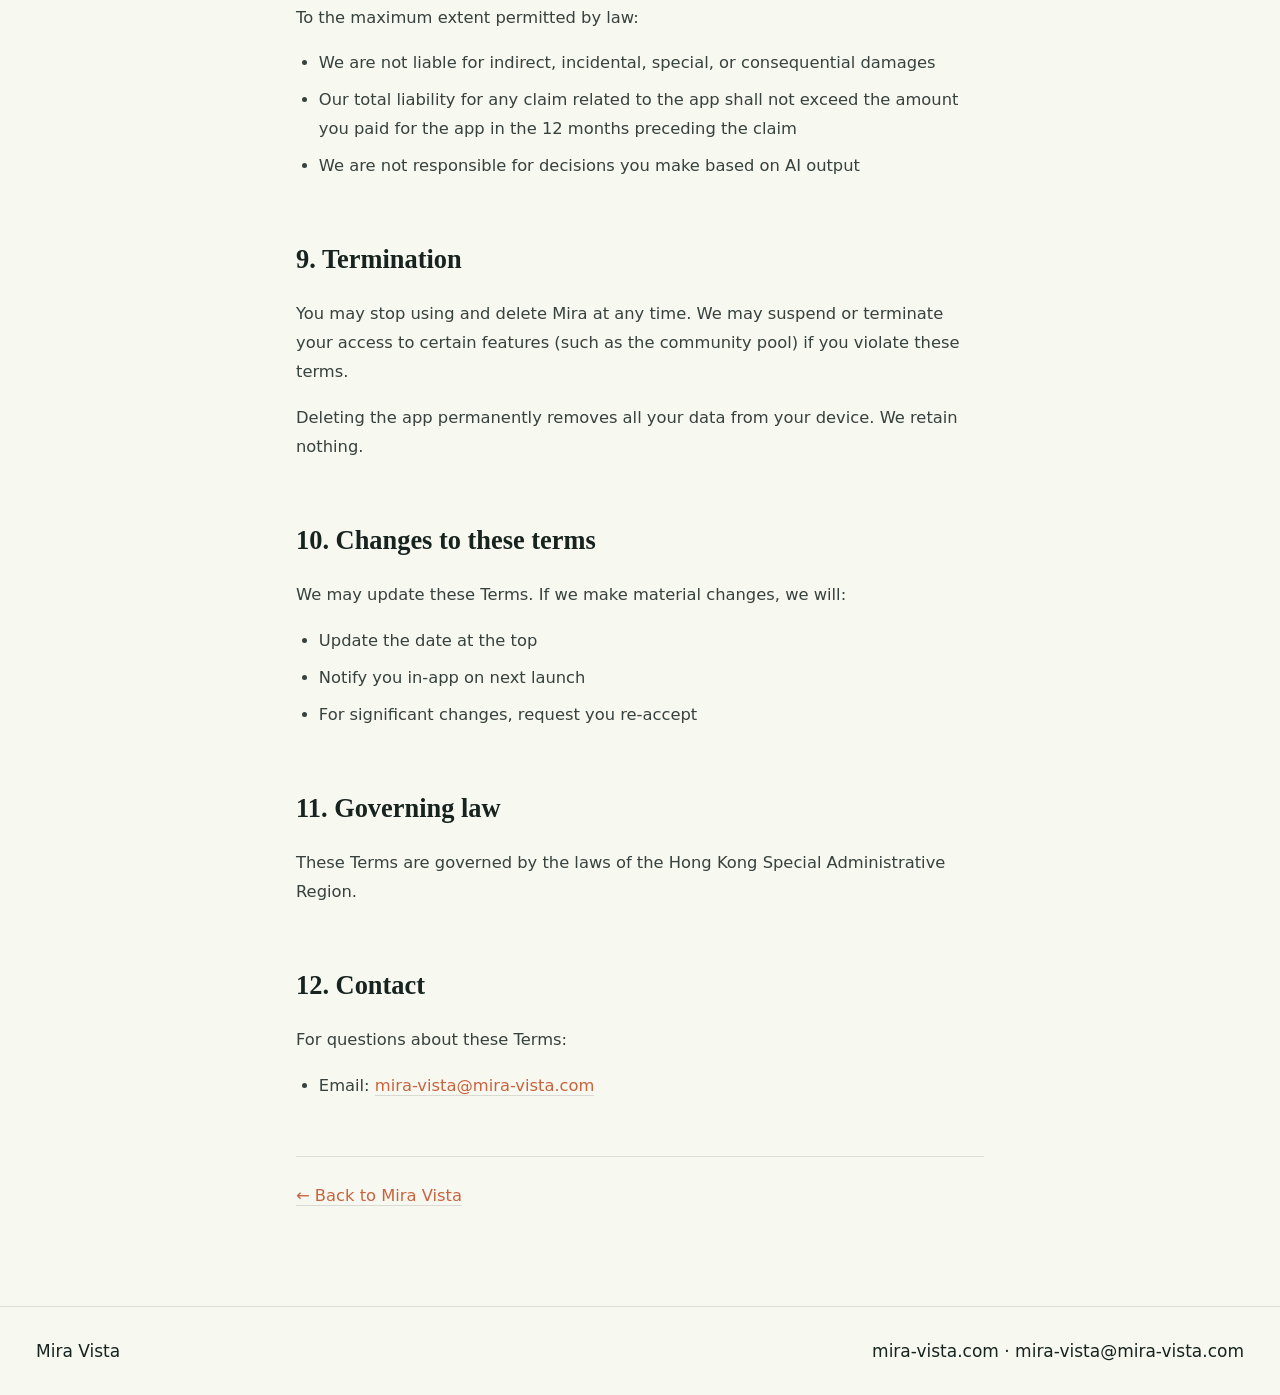
<file: mira/terms_en.html>
<!doctype html>
<html lang="en">
  <head>
    <meta charset="utf-8" />
    <meta http-equiv="refresh" content="0; url=terms.html" />
    <meta name="viewport" content="width=device-width, initial-scale=1" />
    <title>Mira — Terms of Service</title>
    <link rel="canonical" href="https://mira-vista.com/mira/terms.html" />
  </head>
  <body>
    <p>
      Redirecting to <a href="terms.html">Mira Terms of Service</a>.
      <a href="terms_zh.html">中文版</a>
    </p>
  </body>
</html>
</file>
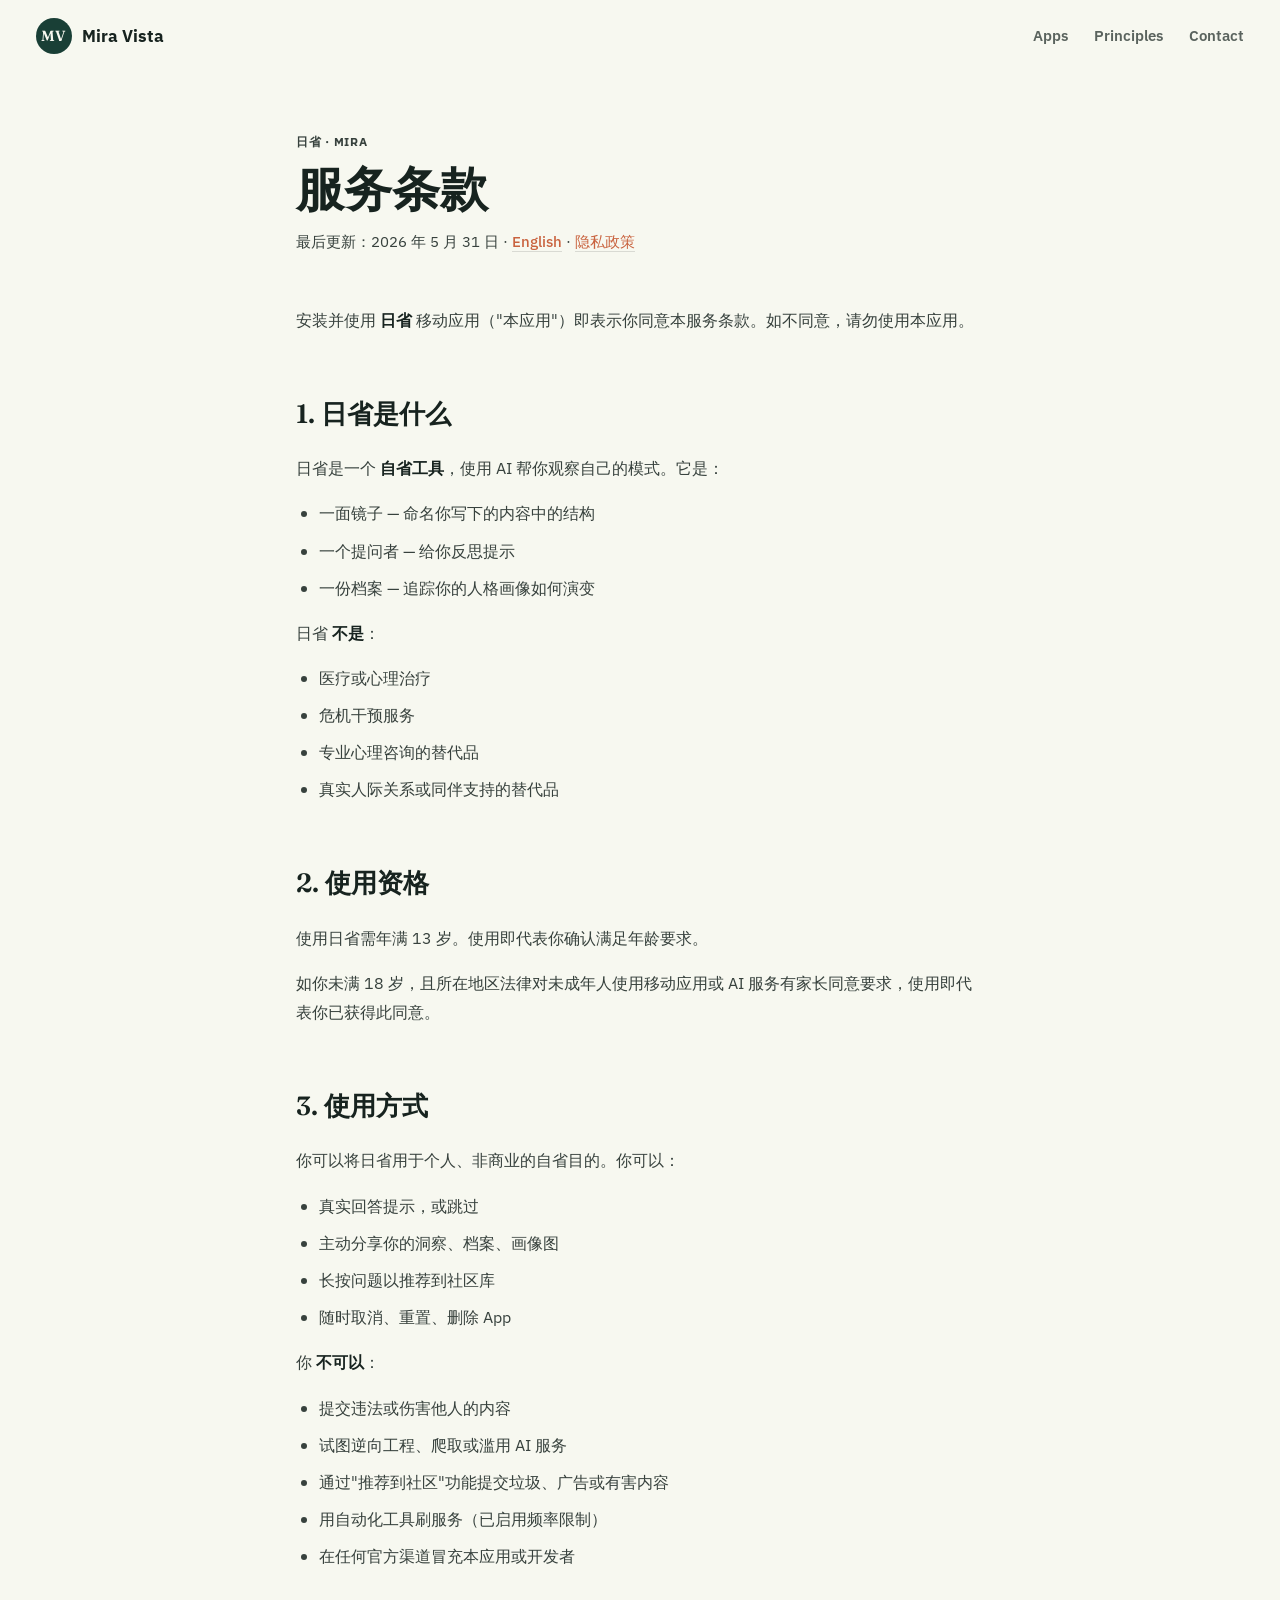
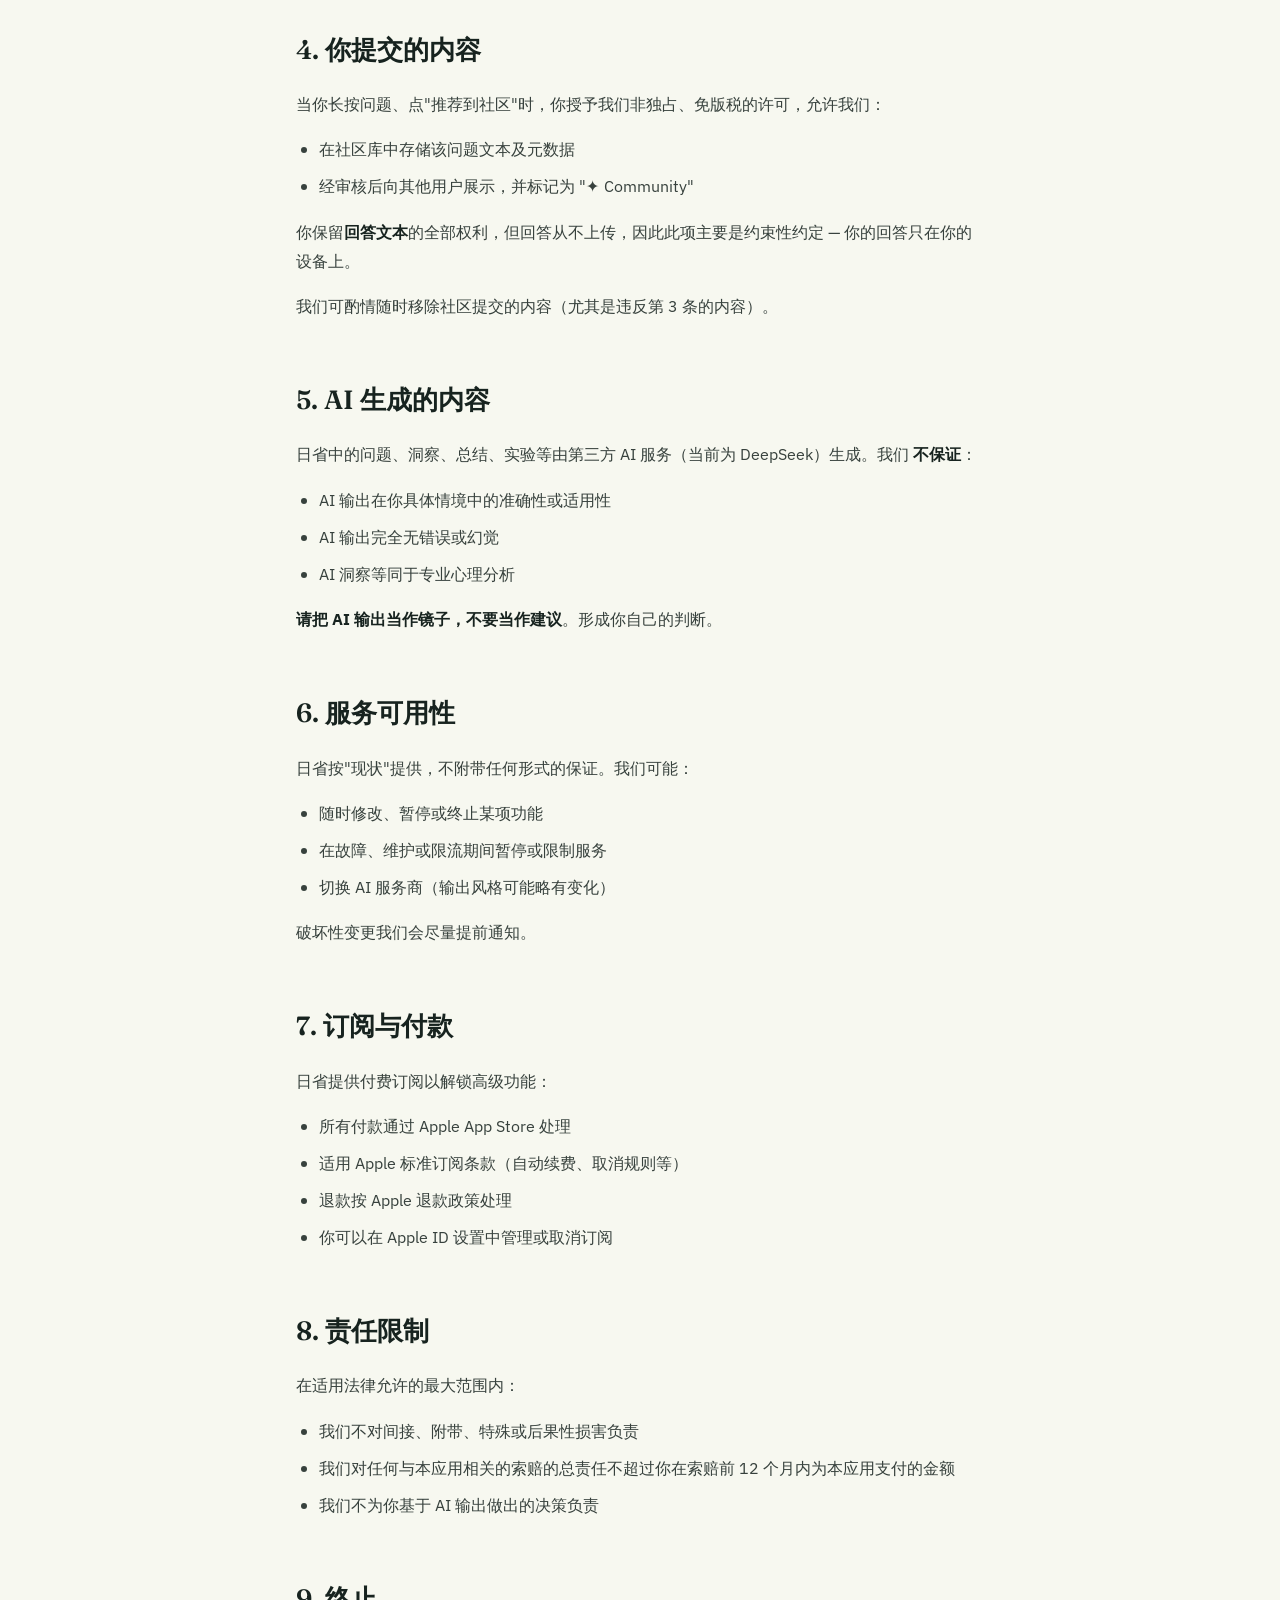
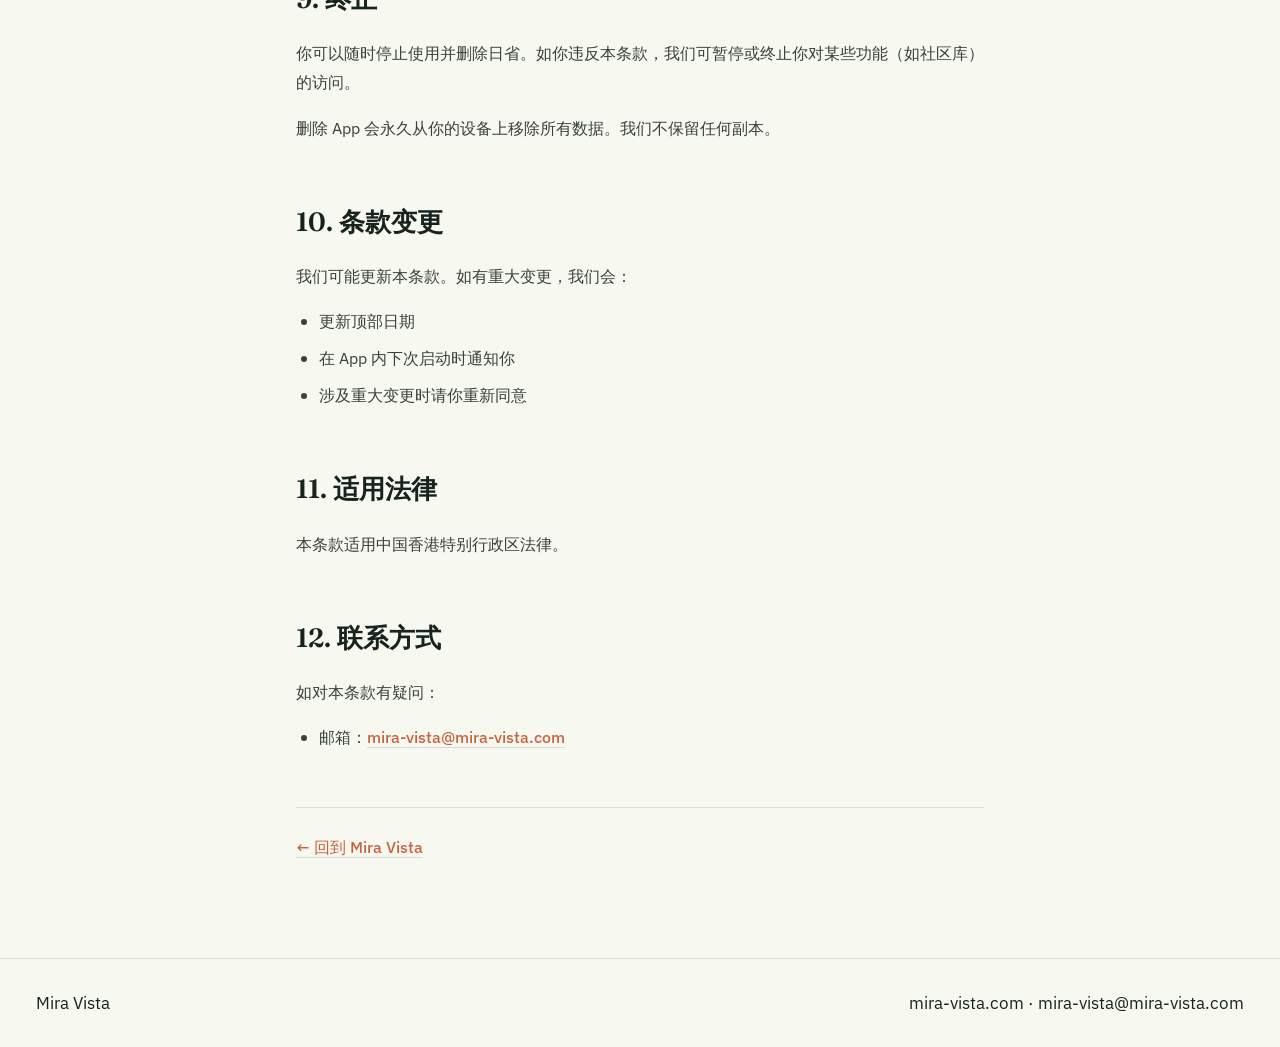
<file: mira/terms_zh.html>
<!doctype html>
<html lang="zh-Hans">
  <head>
    <meta charset="utf-8" />
    <meta name="viewport" content="width=device-width, initial-scale=1" />
    <title>日省 (Mira) — 服务条款</title>
    <meta name="description" content="使用日省时你同意的条款。" />
    <link rel="preconnect" href="https://fonts.googleapis.com" />
    <link rel="preconnect" href="https://fonts.gstatic.com" crossorigin />
    <link
      href="https://fonts.googleapis.com/css2?family=Fraunces:opsz,wght@9..144,500;9..144,700&family=IBM+Plex+Sans:wght@400;500;600;700&display=swap"
      rel="stylesheet"
    />
    <link rel="stylesheet" href="../styles.css" />
  </head>
  <body>
    <header class="site-header" data-header>
      <a class="brand" href="../" aria-label="Mira Vista home">
        <span class="brand-mark" aria-hidden="true">MV</span>
        <span>Mira Vista</span>
      </a>
      <nav class="nav-links" aria-label="Primary navigation">
        <a href="../#apps">Apps</a>
        <a href="../#principles">Principles</a>
        <a href="../#contact">Contact</a>
      </nav>
    </header>

    <main class="legal" data-brand="mira">
      <p class="legal-eyebrow">日省 · Mira</p>
      <h1>服务条款</h1>
      <p class="legal-meta">
        最后更新：2026 年 5 月 31 日 ·
        <a href="terms.html">English</a> ·
        <a href="privacy_zh.html">隐私政策</a>
      </p>

      <p>
        安装并使用 <strong>日省</strong> 移动应用（"本应用"）即表示你同意本服务条款。如不同意，请勿使用本应用。
      </p>

      <h2>1. 日省是什么</h2>
      <p>日省是一个 <strong>自省工具</strong>，使用 AI 帮你观察自己的模式。它是：</p>
      <ul>
        <li>一面镜子 — 命名你写下的内容中的结构</li>
        <li>一个提问者 — 给你反思提示</li>
        <li>一份档案 — 追踪你的人格画像如何演变</li>
      </ul>
      <p>日省 <strong>不是</strong>：</p>
      <ul>
        <li>医疗或心理治疗</li>
        <li>危机干预服务</li>
        <li>专业心理咨询的替代品</li>
        <li>真实人际关系或同伴支持的替代品</li>
      </ul>

      <h2>2. 使用资格</h2>
      <p>使用日省需年满 13 岁。使用即代表你确认满足年龄要求。</p>
      <p>如你未满 18 岁，且所在地区法律对未成年人使用移动应用或 AI 服务有家长同意要求，使用即代表你已获得此同意。</p>

      <h2>3. 使用方式</h2>
      <p>你可以将日省用于个人、非商业的自省目的。你可以：</p>
      <ul>
        <li>真实回答提示，或跳过</li>
        <li>主动分享你的洞察、档案、画像图</li>
        <li>长按问题以推荐到社区库</li>
        <li>随时取消、重置、删除 App</li>
      </ul>
      <p>你 <strong>不可以</strong>：</p>
      <ul>
        <li>提交违法或伤害他人的内容</li>
        <li>试图逆向工程、爬取或滥用 AI 服务</li>
        <li>通过"推荐到社区"功能提交垃圾、广告或有害内容</li>
        <li>用自动化工具刷服务（已启用频率限制）</li>
        <li>在任何官方渠道冒充本应用或开发者</li>
      </ul>

      <h2>4. 你提交的内容</h2>
      <p>
        当你长按问题、点"推荐到社区"时，你授予我们非独占、免版税的许可，允许我们：
      </p>
      <ul>
        <li>在社区库中存储该问题文本及元数据</li>
        <li>经审核后向其他用户展示，并标记为 "✦ Community"</li>
      </ul>
      <p>
        你保留<strong>回答文本</strong>的全部权利，但回答从不上传，因此此项主要是约束性约定 — 你的回答只在你的设备上。
      </p>
      <p>我们可酌情随时移除社区提交的内容（尤其是违反第 3 条的内容）。</p>

      <h2>5. AI 生成的内容</h2>
      <p>日省中的问题、洞察、总结、实验等由第三方 AI 服务（当前为 DeepSeek）生成。我们 <strong>不保证</strong>：</p>
      <ul>
        <li>AI 输出在你具体情境中的准确性或适用性</li>
        <li>AI 输出完全无错误或幻觉</li>
        <li>AI 洞察等同于专业心理分析</li>
      </ul>
      <p><strong>请把 AI 输出当作镜子，不要当作建议</strong>。形成你自己的判断。</p>

      <h2>6. 服务可用性</h2>
      <p>日省按"现状"提供，不附带任何形式的保证。我们可能：</p>
      <ul>
        <li>随时修改、暂停或终止某项功能</li>
        <li>在故障、维护或限流期间暂停或限制服务</li>
        <li>切换 AI 服务商（输出风格可能略有变化）</li>
      </ul>
      <p>破坏性变更我们会尽量提前通知。</p>

      <h2>7. 订阅与付款</h2>
      <p>日省提供付费订阅以解锁高级功能：</p>
      <ul>
        <li>所有付款通过 Apple App Store 处理</li>
        <li>适用 Apple 标准订阅条款（自动续费、取消规则等）</li>
        <li>退款按 Apple 退款政策处理</li>
        <li>你可以在 Apple ID 设置中管理或取消订阅</li>
      </ul>

      <h2>8. 责任限制</h2>
      <p>在适用法律允许的最大范围内：</p>
      <ul>
        <li>我们不对间接、附带、特殊或后果性损害负责</li>
        <li>我们对任何与本应用相关的索赔的总责任不超过你在索赔前 12 个月内为本应用支付的金额</li>
        <li>我们不为你基于 AI 输出做出的决策负责</li>
      </ul>

      <h2>9. 终止</h2>
      <p>你可以随时停止使用并删除日省。如你违反本条款，我们可暂停或终止你对某些功能（如社区库）的访问。</p>
      <p>删除 App 会永久从你的设备上移除所有数据。我们不保留任何副本。</p>

      <h2>10. 条款变更</h2>
      <p>我们可能更新本条款。如有重大变更，我们会：</p>
      <ul>
        <li>更新顶部日期</li>
        <li>在 App 内下次启动时通知你</li>
        <li>涉及重大变更时请你重新同意</li>
      </ul>

      <h2>11. 适用法律</h2>
      <p>本条款适用中国香港特别行政区法律。</p>

      <h2>12. 联系方式</h2>
      <p>如对本条款有疑问：</p>
      <ul>
        <li>邮箱：<a href="mailto:mira-vista@mira-vista.com">mira-vista@mira-vista.com</a></li>
      </ul>

      <p class="legal-back"><a href="../">← 回到 Mira Vista</a></p>
    </main>

    <footer class="site-footer">
      <span>Mira Vista</span>
      <span>mira-vista.com · mira-vista@mira-vista.com</span>
    </footer>

    <script src="../script.js"></script>
  </body>
</html>
</file>
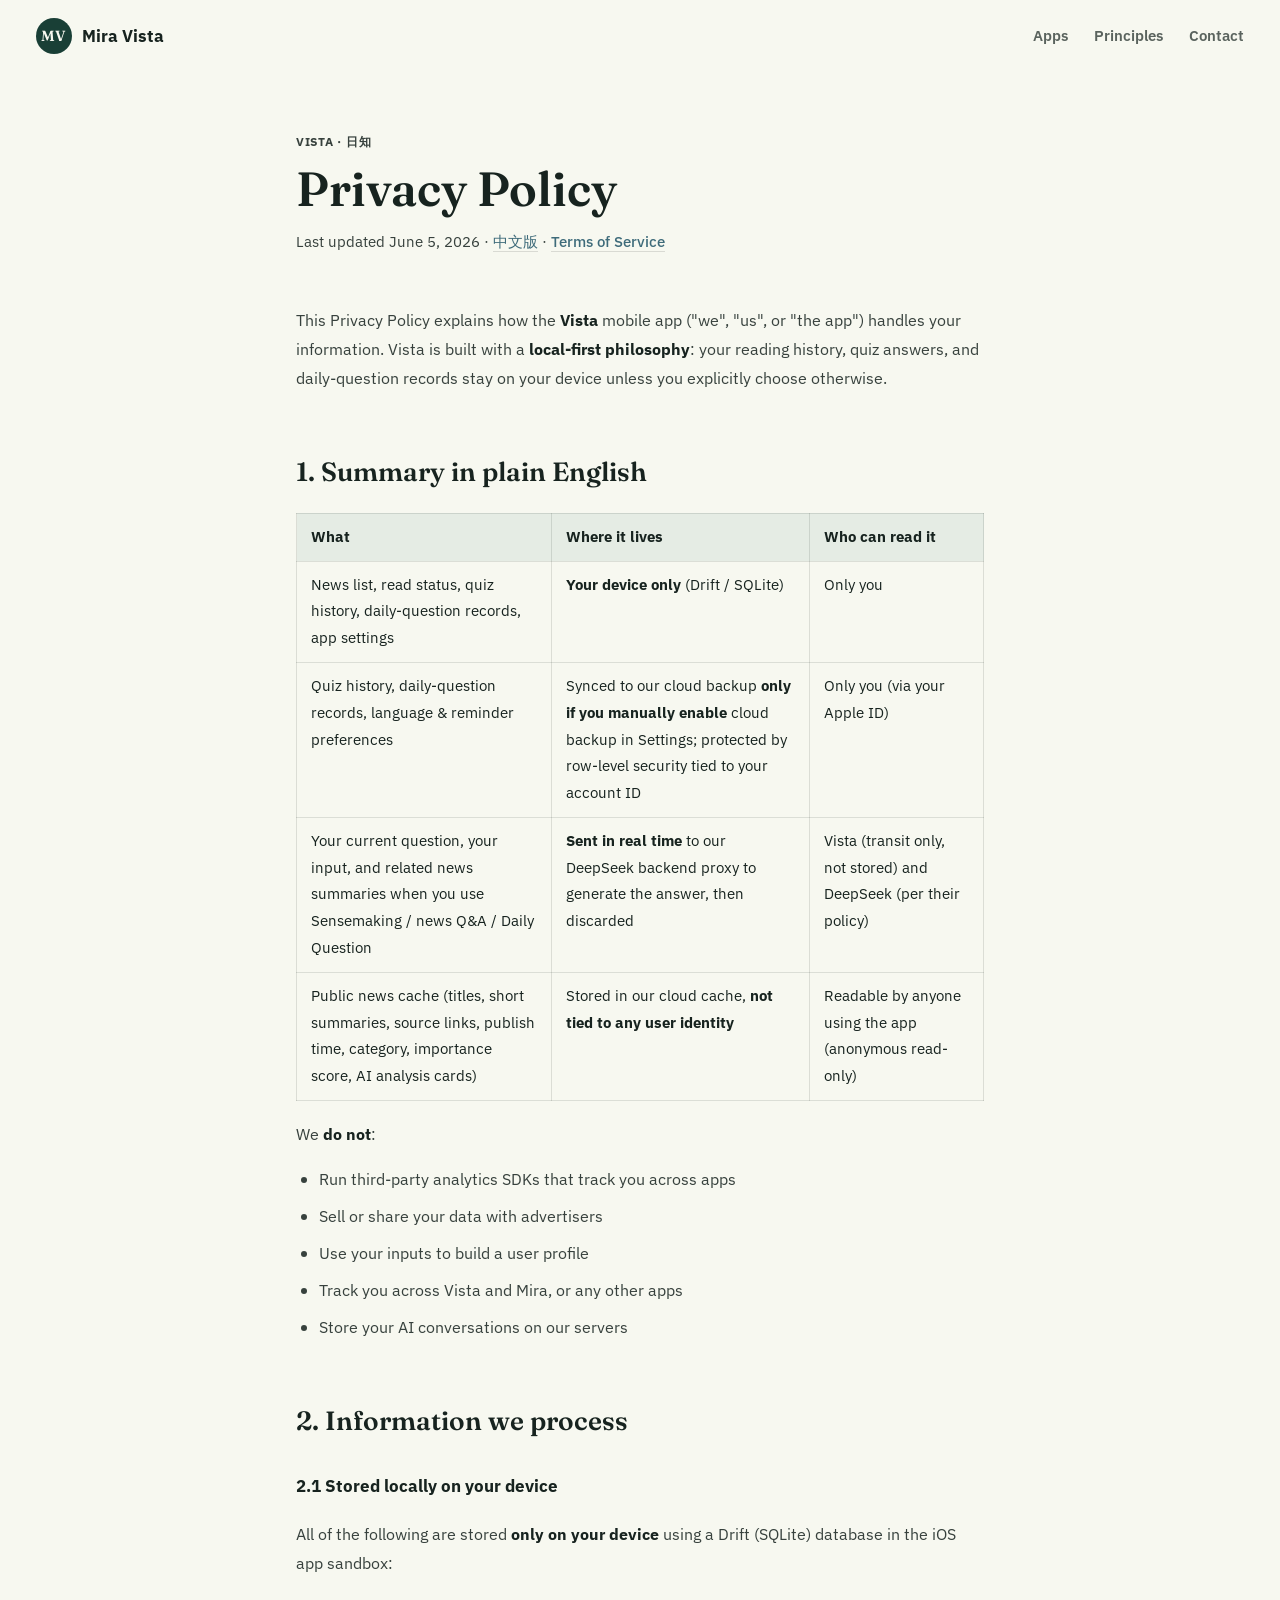
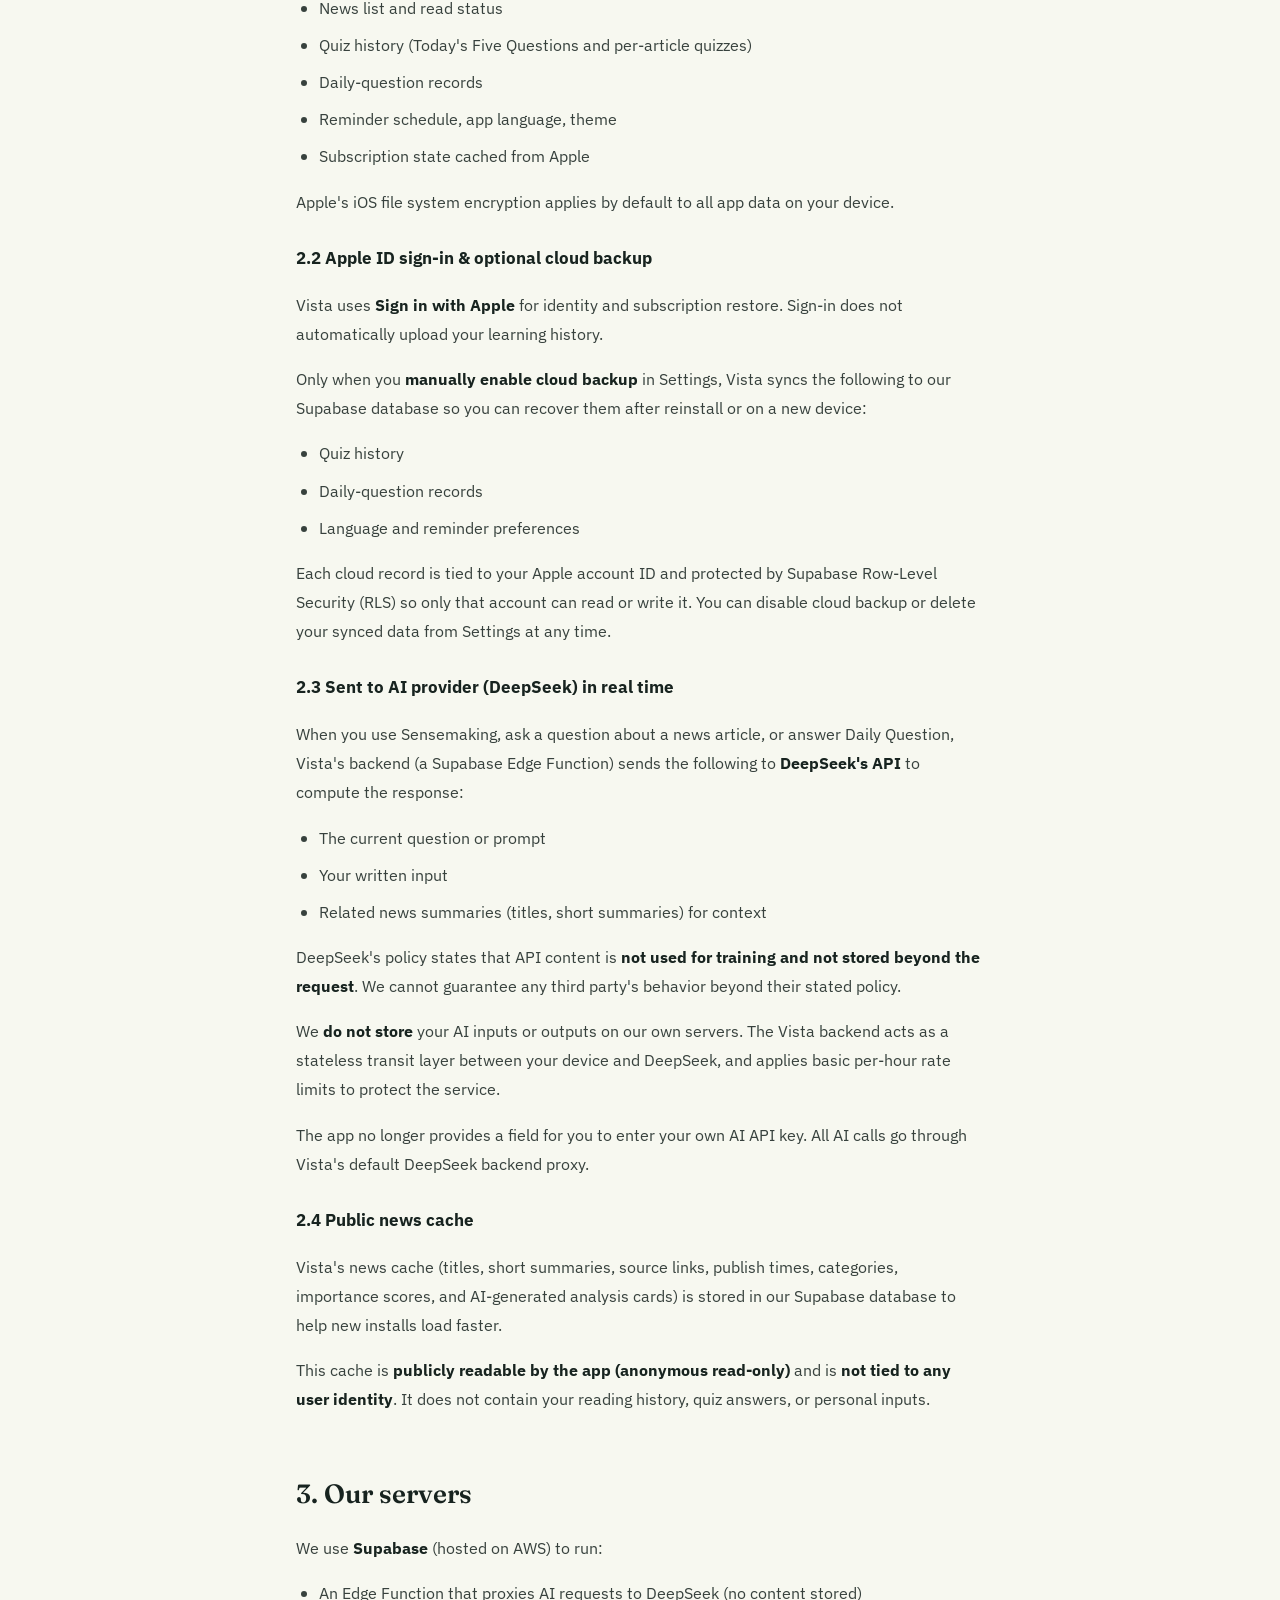
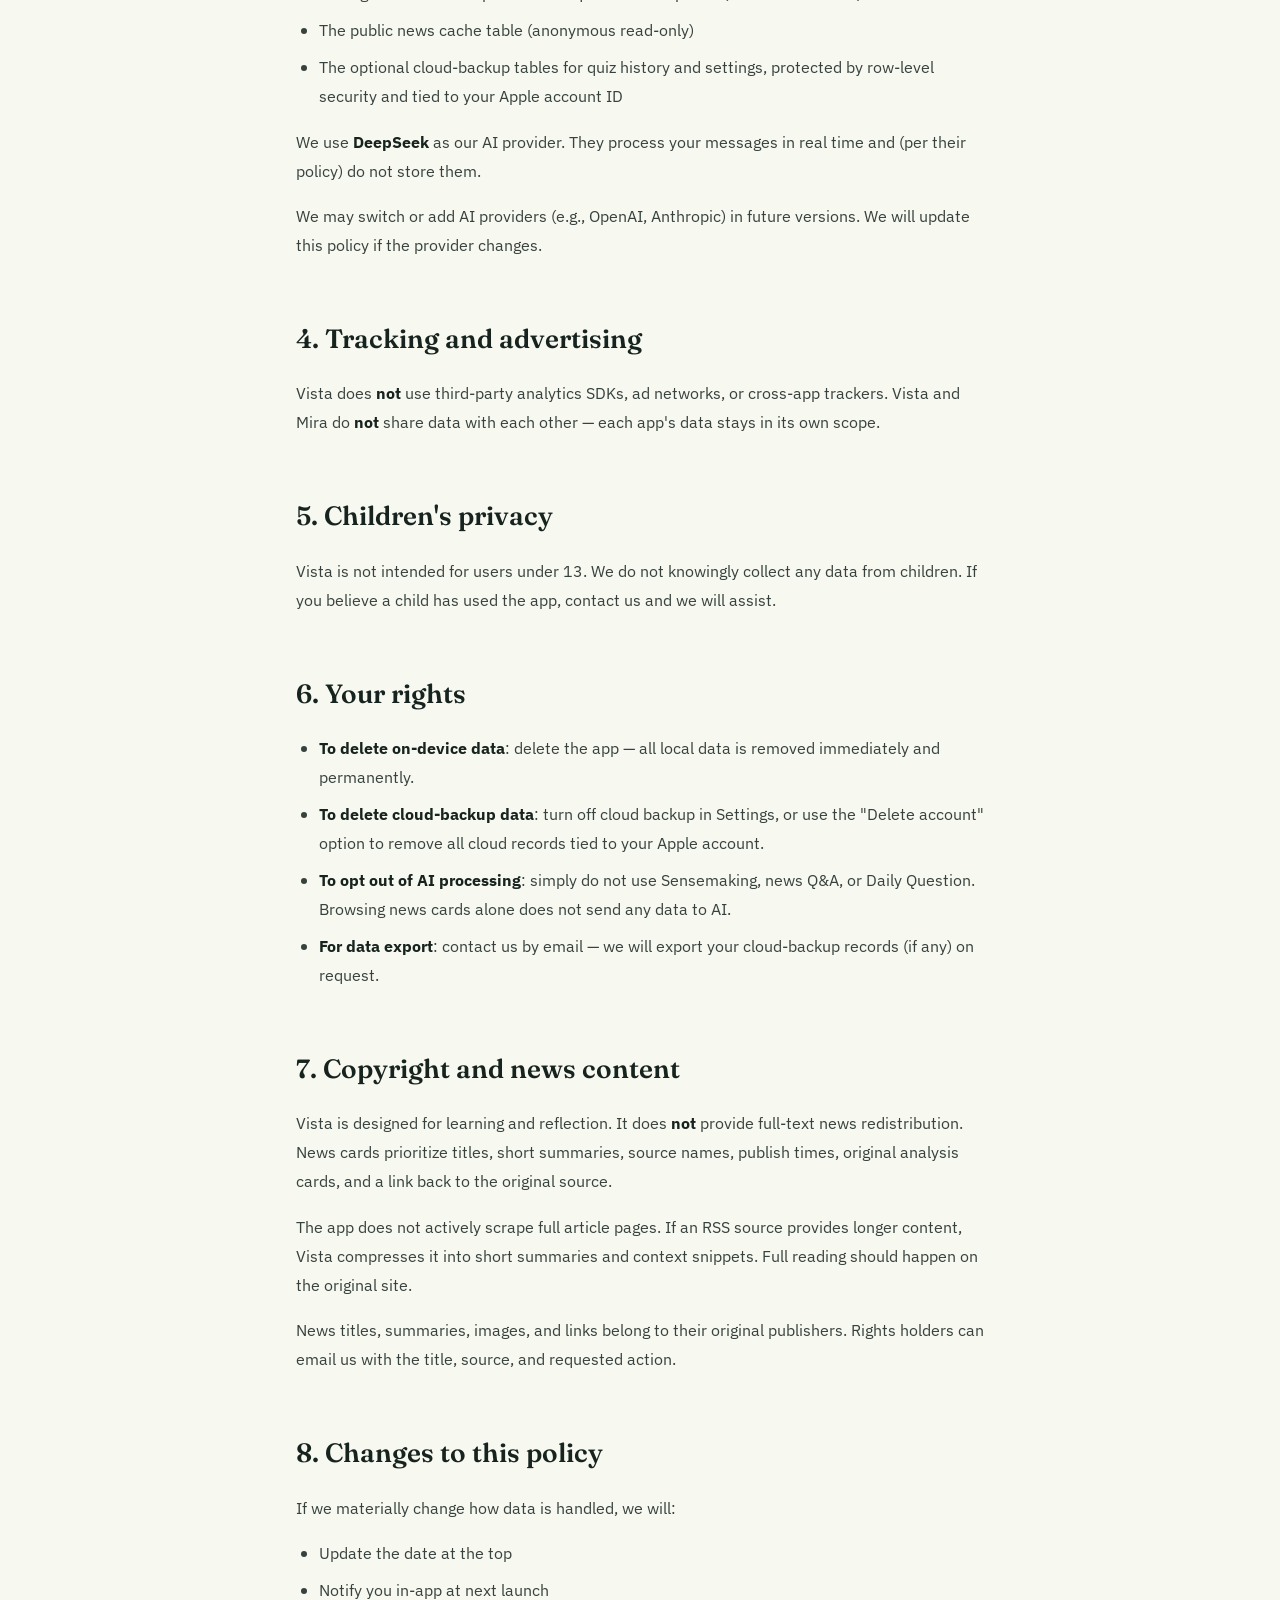
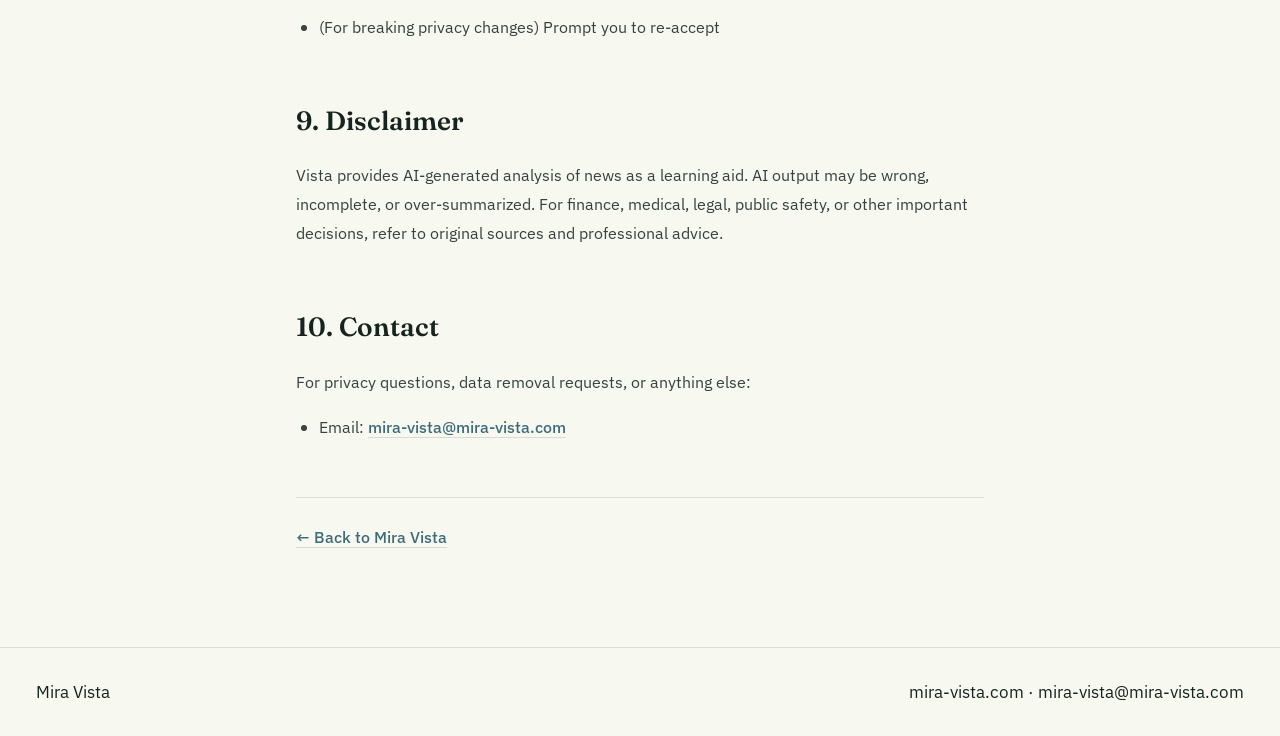
<file: vista/privacy.html>
<!doctype html>
<html lang="en">
  <head>
    <meta charset="utf-8" />
    <meta name="viewport" content="width=device-width, initial-scale=1" />
    <title>Vista — Privacy Policy</title>
    <meta name="description" content="How Vista (日知) handles your data. Local-first by design." />
    <link rel="preconnect" href="https://fonts.googleapis.com" />
    <link rel="preconnect" href="https://fonts.gstatic.com" crossorigin />
    <link
      href="https://fonts.googleapis.com/css2?family=Fraunces:opsz,wght@9..144,500;9..144,700&family=IBM+Plex+Sans:wght@400;500;600;700&display=swap"
      rel="stylesheet"
    />
    <link rel="stylesheet" href="../styles.css" />
  </head>
  <body>
    <header class="site-header" data-header>
      <a class="brand" href="../" aria-label="Mira Vista home">
        <span class="brand-mark" aria-hidden="true">MV</span>
        <span>Mira Vista</span>
      </a>
      <nav class="nav-links" aria-label="Primary navigation">
        <a href="../#apps">Apps</a>
        <a href="../#principles">Principles</a>
        <a href="../#contact">Contact</a>
      </nav>
    </header>

    <main class="legal" data-brand="vista">
      <p class="legal-eyebrow">Vista · 日知</p>
      <h1>Privacy Policy</h1>
      <p class="legal-meta">
        Last updated June 5, 2026 ·
        <a href="privacy_zh.html">中文版</a> ·
        <a href="terms.html">Terms of Service</a>
      </p>

      <p>
        This Privacy Policy explains how the <strong>Vista</strong> mobile app
        ("we", "us", or "the app") handles your information. Vista is built
        with a <strong>local-first philosophy</strong>: your reading history,
        quiz answers, and daily-question records stay on your device unless you
        explicitly choose otherwise.
      </p>

      <h2>1. Summary in plain English</h2>
      <table>
        <thead>
          <tr><th>What</th><th>Where it lives</th><th>Who can read it</th></tr>
        </thead>
        <tbody>
          <tr><td>News list, read status, quiz history, daily-question records, app settings</td><td><strong>Your device only</strong> (Drift / SQLite)</td><td>Only you</td></tr>
          <tr><td>Quiz history, daily-question records, language &amp; reminder preferences</td><td>Synced to our cloud backup <strong>only if you manually enable</strong> cloud backup in Settings; protected by row-level security tied to your account ID</td><td>Only you (via your Apple ID)</td></tr>
          <tr><td>Your current question, your input, and related news summaries when you use Sensemaking / news Q&amp;A / Daily Question</td><td><strong>Sent in real time</strong> to our DeepSeek backend proxy to generate the answer, then discarded</td><td>Vista (transit only, not stored) and DeepSeek (per their policy)</td></tr>
          <tr><td>Public news cache (titles, short summaries, source links, publish time, category, importance score, AI analysis cards)</td><td>Stored in our cloud cache, <strong>not tied to any user identity</strong></td><td>Readable by anyone using the app (anonymous read-only)</td></tr>
        </tbody>
      </table>

      <p>We <strong>do not</strong>:</p>
      <ul>
        <li>Run third-party analytics SDKs that track you across apps</li>
        <li>Sell or share your data with advertisers</li>
        <li>Use your inputs to build a user profile</li>
        <li>Track you across Vista and Mira, or any other apps</li>
        <li>Store your AI conversations on our servers</li>
      </ul>

      <h2>2. Information we process</h2>

      <h3>2.1 Stored locally on your device</h3>
      <p>
        All of the following are stored <strong>only on your device</strong>
        using a Drift (SQLite) database in the iOS app sandbox:
      </p>
      <ul>
        <li>News list and read status</li>
        <li>Quiz history (Today's Five Questions and per-article quizzes)</li>
        <li>Daily-question records</li>
        <li>Reminder schedule, app language, theme</li>
        <li>Subscription state cached from Apple</li>
      </ul>
      <p>Apple's iOS file system encryption applies by default to all app data on your device.</p>

      <h3>2.2 Apple ID sign-in &amp; optional cloud backup</h3>
      <p>
        Vista uses <strong>Sign in with Apple</strong> for identity and
        subscription restore. Sign-in does not automatically upload your
        learning history.
      </p>
      <p>
        Only when you <strong>manually enable cloud backup</strong> in Settings,
        Vista syncs the following to our Supabase database so you can recover
        them after reinstall or on a new device:
      </p>
      <ul>
        <li>Quiz history</li>
        <li>Daily-question records</li>
        <li>Language and reminder preferences</li>
      </ul>
      <p>
        Each cloud record is tied to your Apple account ID and protected by
        Supabase Row-Level Security (RLS) so only that account can read or
        write it. You can disable cloud backup or delete your synced data from
        Settings at any time.
      </p>

      <h3>2.3 Sent to AI provider (DeepSeek) in real time</h3>
      <p>
        When you use Sensemaking, ask a question about a news article, or
        answer Daily Question, Vista's backend (a Supabase Edge Function) sends
        the following to <strong>DeepSeek's API</strong> to compute the
        response:
      </p>
      <ul>
        <li>The current question or prompt</li>
        <li>Your written input</li>
        <li>Related news summaries (titles, short summaries) for context</li>
      </ul>
      <p>
        DeepSeek's policy states that API content is <strong>not used for
        training and not stored beyond the request</strong>. We cannot
        guarantee any third party's behavior beyond their stated policy.
      </p>
      <p>
        We <strong>do not store</strong> your AI inputs or outputs on our own
        servers. The Vista backend acts as a stateless transit layer between
        your device and DeepSeek, and applies basic per-hour rate limits to
        protect the service.
      </p>
      <p>
        The app no longer provides a field for you to enter your own AI API
        key. All AI calls go through Vista's default DeepSeek backend proxy.
      </p>

      <h3>2.4 Public news cache</h3>
      <p>
        Vista's news cache (titles, short summaries, source links, publish
        times, categories, importance scores, and AI-generated analysis cards)
        is stored in our Supabase database to help new installs load faster.
      </p>
      <p>
        This cache is <strong>publicly readable by the app (anonymous
        read-only)</strong> and is <strong>not tied to any user identity</strong>.
        It does not contain your reading history, quiz answers, or personal
        inputs.
      </p>

      <h2>3. Our servers</h2>
      <p>We use <strong>Supabase</strong> (hosted on AWS) to run:</p>
      <ul>
        <li>An Edge Function that proxies AI requests to DeepSeek (no content stored)</li>
        <li>The public news cache table (anonymous read-only)</li>
        <li>The optional cloud-backup tables for quiz history and settings, protected by row-level security and tied to your Apple account ID</li>
      </ul>
      <p>
        We use <strong>DeepSeek</strong> as our AI provider. They process your
        messages in real time and (per their policy) do not store them.
      </p>
      <p>
        We may switch or add AI providers (e.g., OpenAI, Anthropic) in future
        versions. We will update this policy if the provider changes.
      </p>

      <h2>4. Tracking and advertising</h2>
      <p>
        Vista does <strong>not</strong> use third-party analytics SDKs, ad
        networks, or cross-app trackers. Vista and Mira do <strong>not</strong>
        share data with each other — each app's data stays in its own scope.
      </p>

      <h2>5. Children's privacy</h2>
      <p>
        Vista is not intended for users under 13. We do not knowingly collect
        any data from children. If you believe a child has used the app,
        contact us and we will assist.
      </p>

      <h2>6. Your rights</h2>
      <ul>
        <li><strong>To delete on-device data</strong>: delete the app — all local data is removed immediately and permanently.</li>
        <li><strong>To delete cloud-backup data</strong>: turn off cloud backup in Settings, or use the "Delete account" option to remove all cloud records tied to your Apple account.</li>
        <li><strong>To opt out of AI processing</strong>: simply do not use Sensemaking, news Q&amp;A, or Daily Question. Browsing news cards alone does not send any data to AI.</li>
        <li><strong>For data export</strong>: contact us by email — we will export your cloud-backup records (if any) on request.</li>
      </ul>

      <h2>7. Copyright and news content</h2>
      <p>
        Vista is designed for learning and reflection. It does <strong>not</strong>
        provide full-text news redistribution. News cards prioritize titles,
        short summaries, source names, publish times, original analysis cards,
        and a link back to the original source.
      </p>
      <p>
        The app does not actively scrape full article pages. If an RSS source
        provides longer content, Vista compresses it into short summaries and
        context snippets. Full reading should happen on the original site.
      </p>
      <p>
        News titles, summaries, images, and links belong to their original
        publishers. Rights holders can email us with the title, source, and
        requested action.
      </p>

      <h2>8. Changes to this policy</h2>
      <p>If we materially change how data is handled, we will:</p>
      <ul>
        <li>Update the date at the top</li>
        <li>Notify you in-app at next launch</li>
        <li>(For breaking privacy changes) Prompt you to re-accept</li>
      </ul>

      <h2>9. Disclaimer</h2>
      <p>
        Vista provides AI-generated analysis of news as a learning aid. AI
        output may be wrong, incomplete, or over-summarized. For finance,
        medical, legal, public safety, or other important decisions, refer to
        original sources and professional advice.
      </p>

      <h2>10. Contact</h2>
      <p>For privacy questions, data removal requests, or anything else:</p>
      <ul>
        <li>Email: <a href="mailto:mira-vista@mira-vista.com">mira-vista@mira-vista.com</a></li>
      </ul>

      <p class="legal-back"><a href="../">← Back to Mira Vista</a></p>
    </main>

    <footer class="site-footer">
      <span>Mira Vista</span>
      <span>mira-vista.com · mira-vista@mira-vista.com</span>
    </footer>

    <script src="../script.js"></script>
  </body>
</html>
</file>
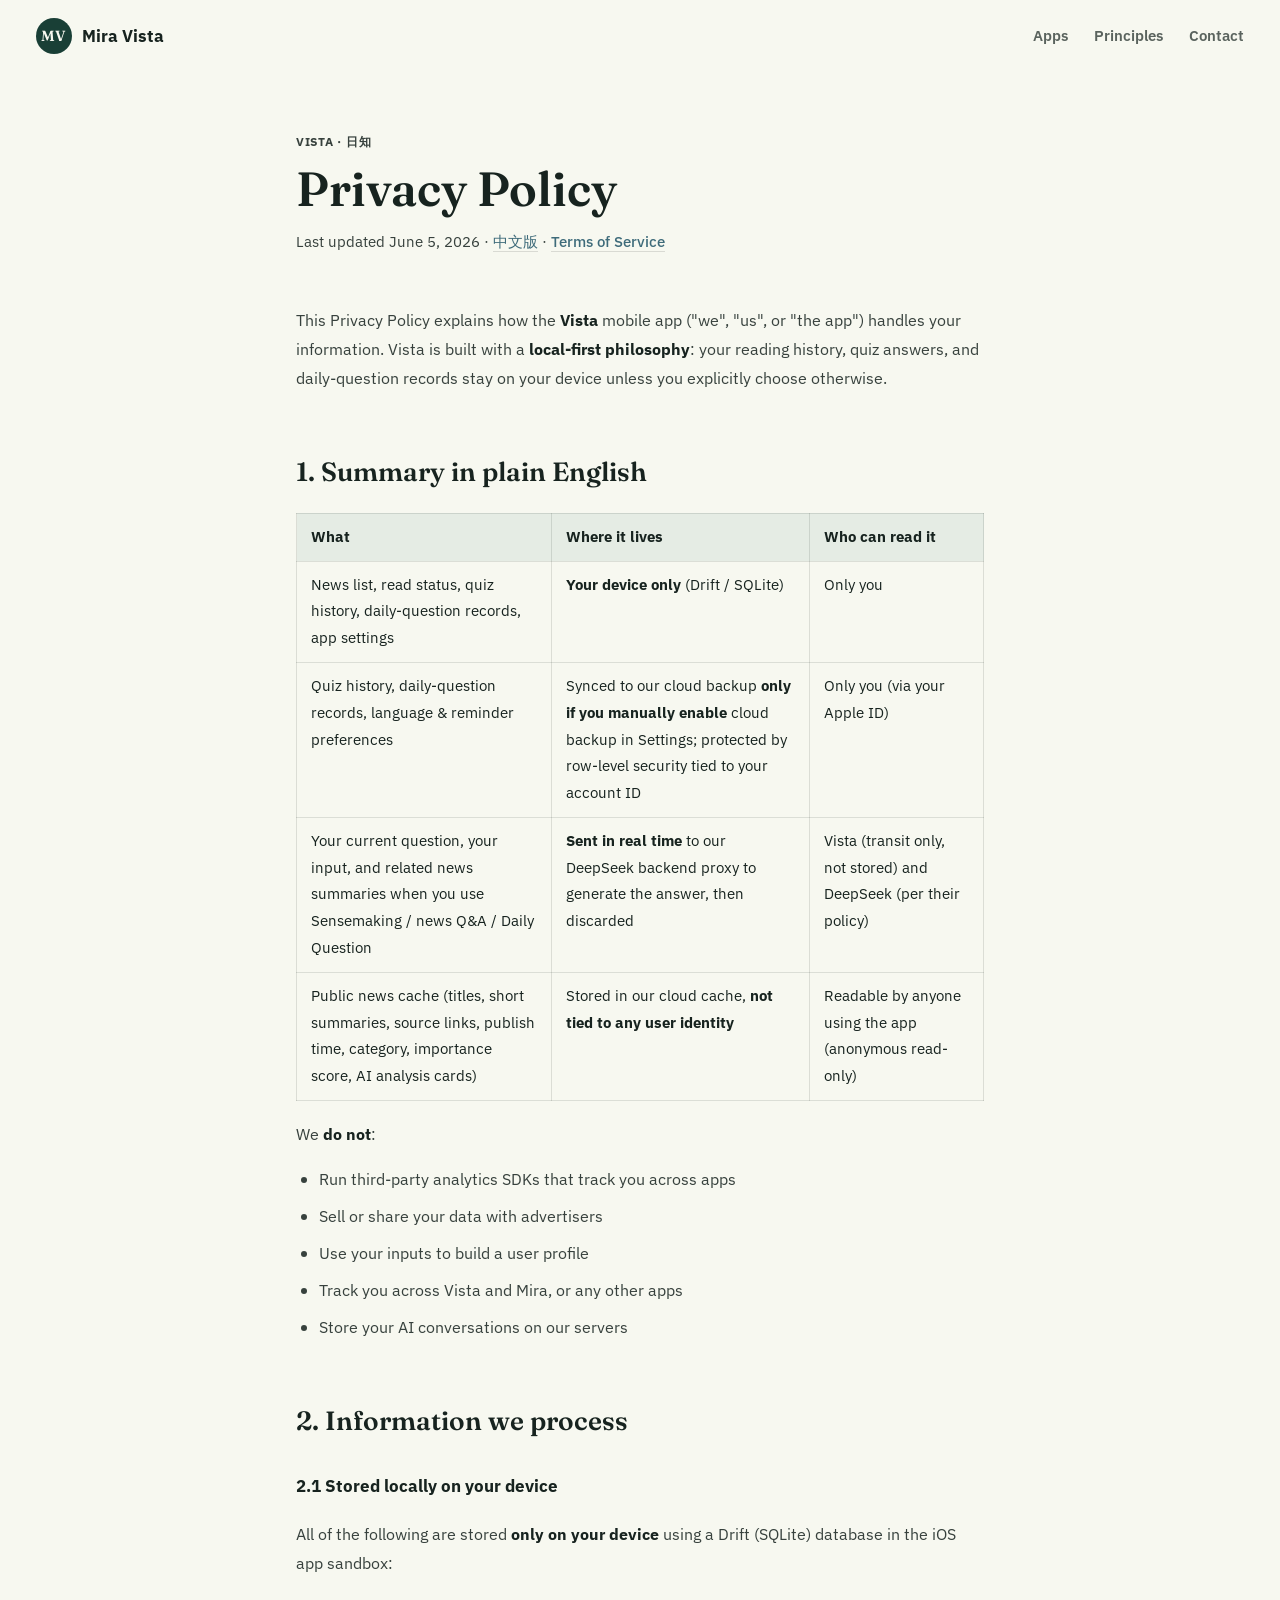
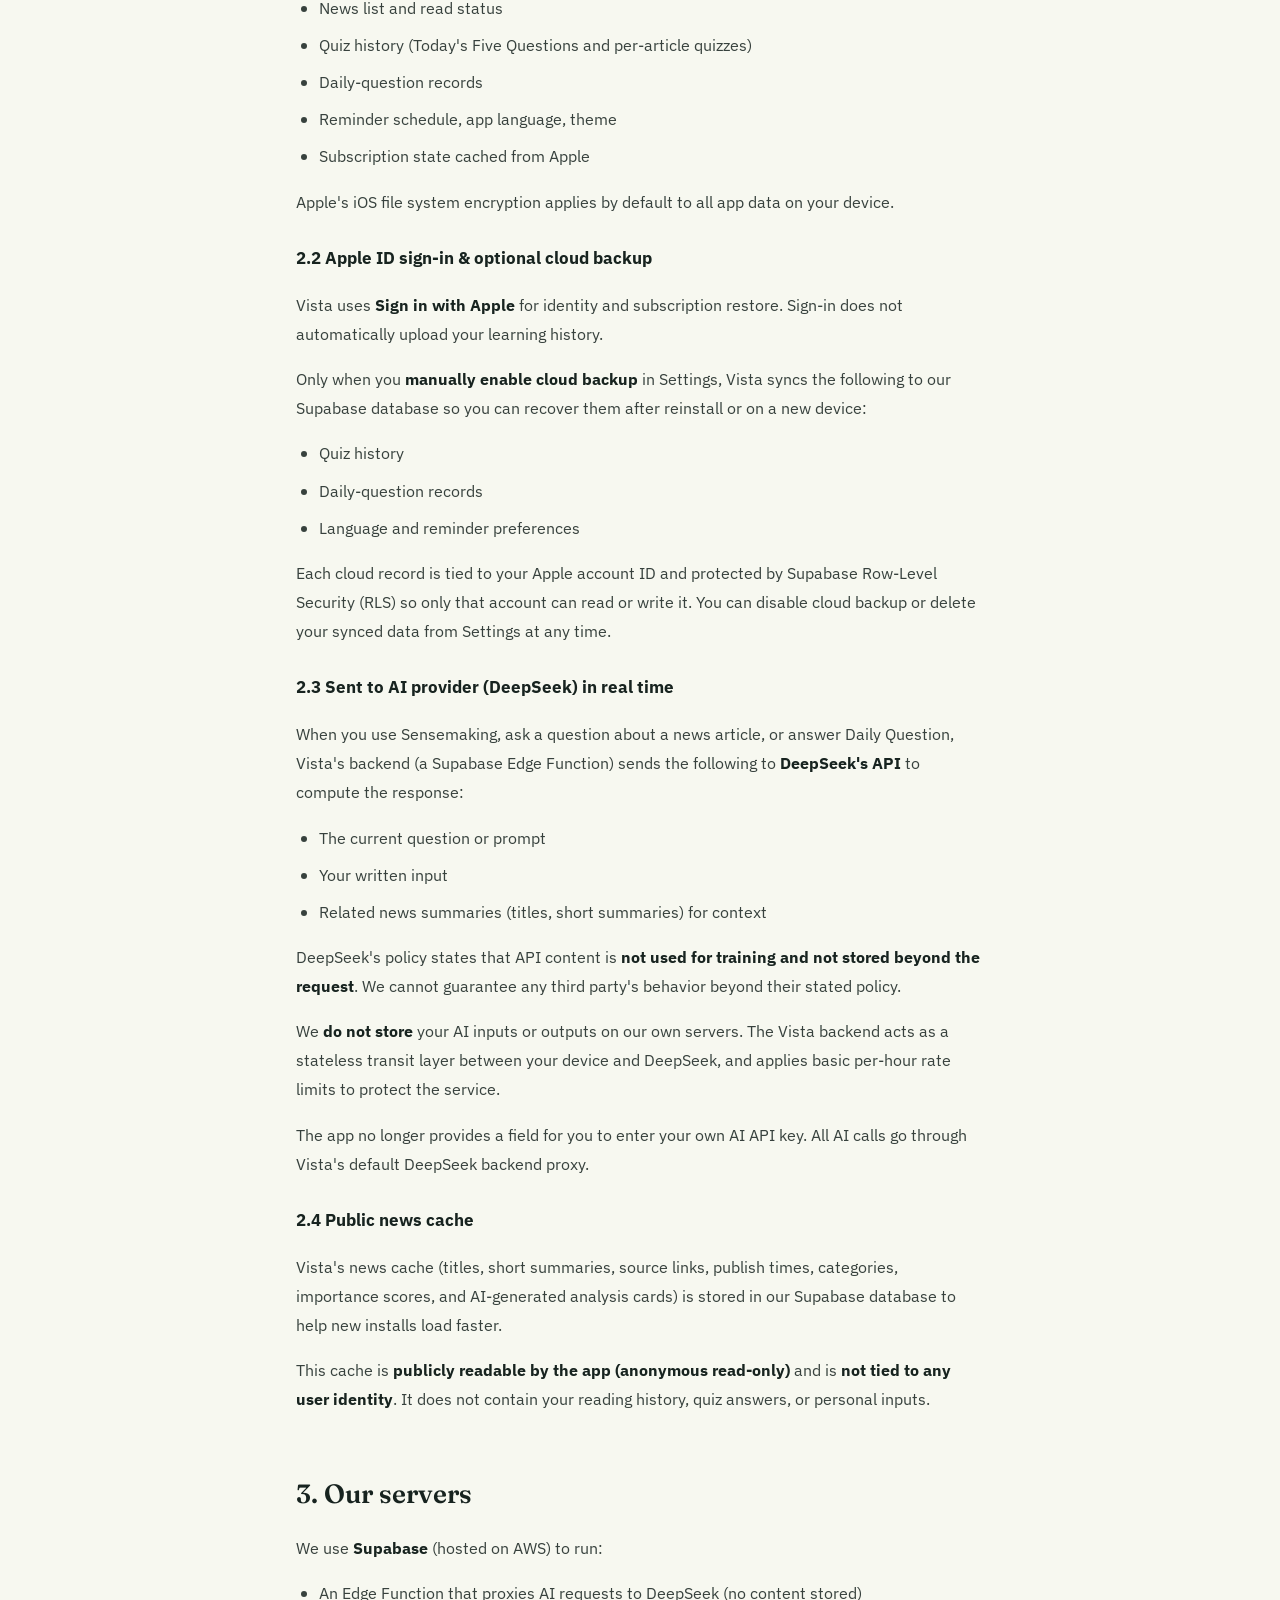
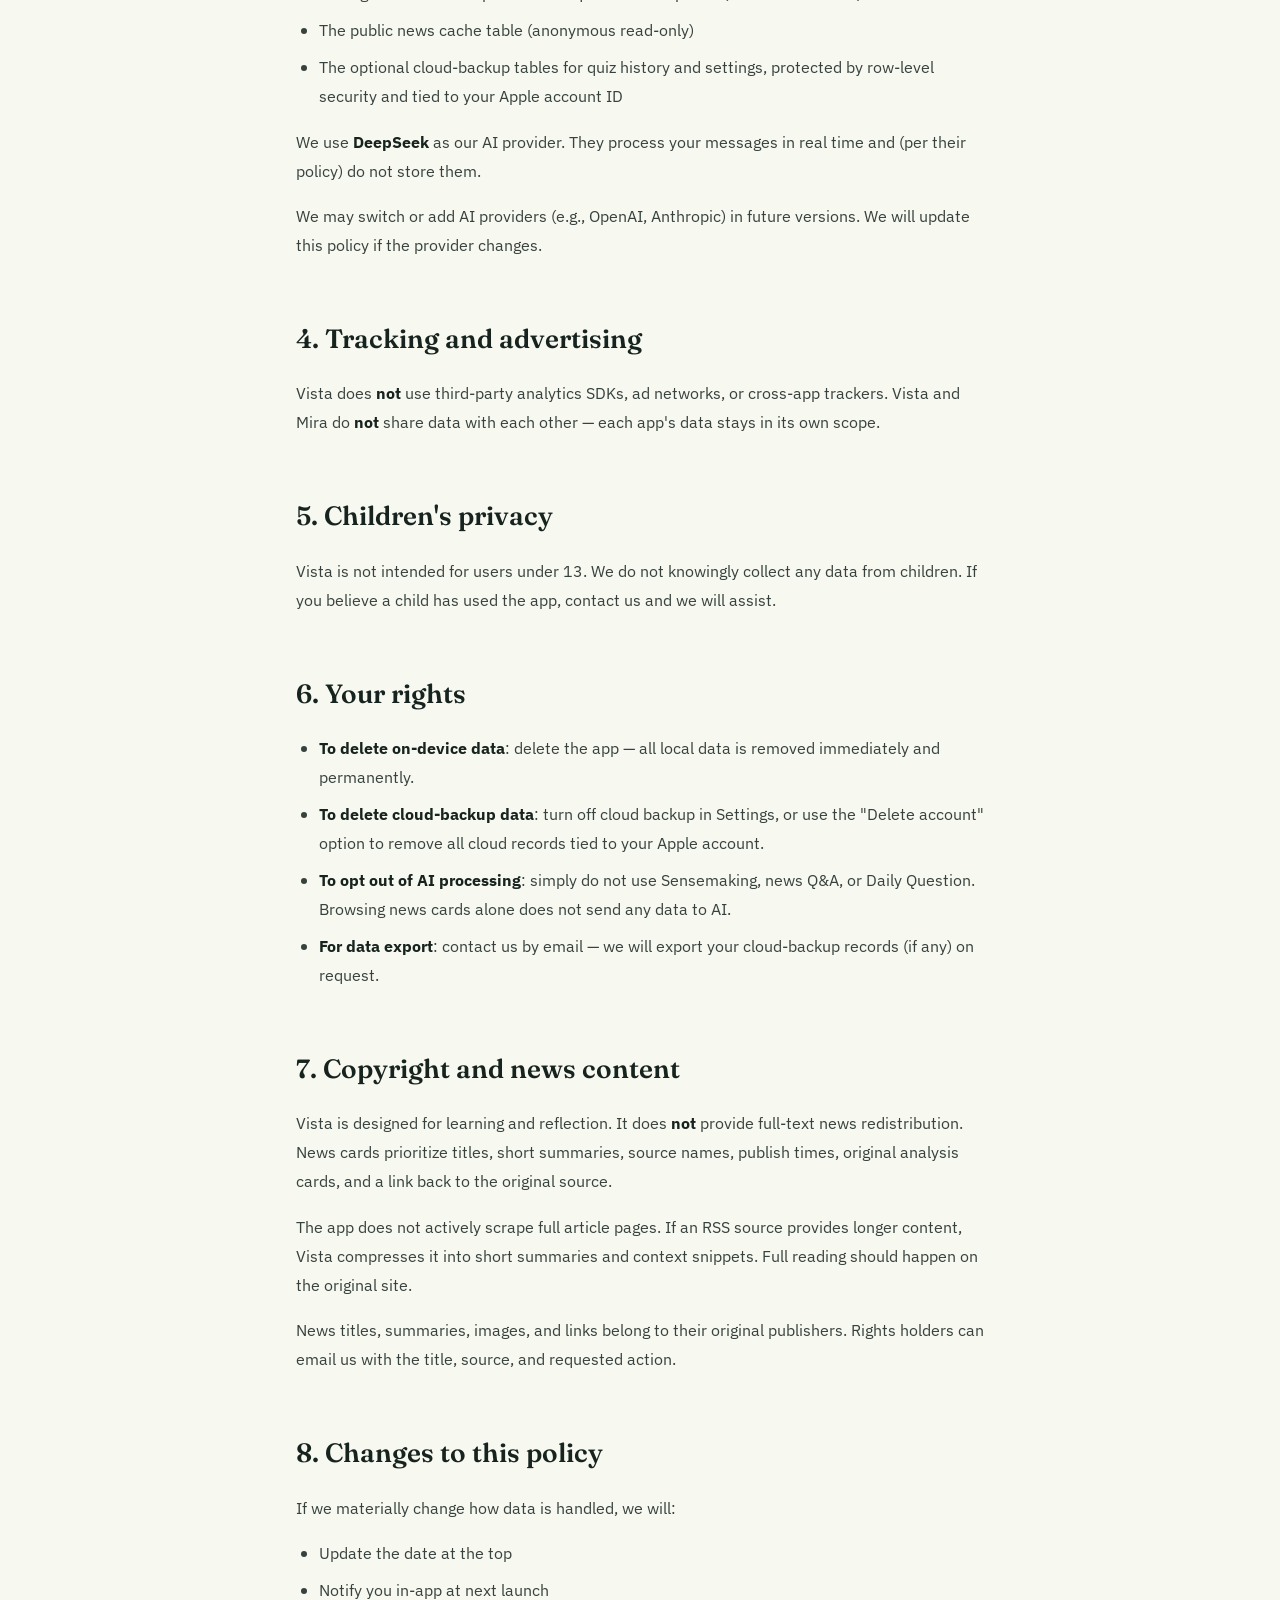
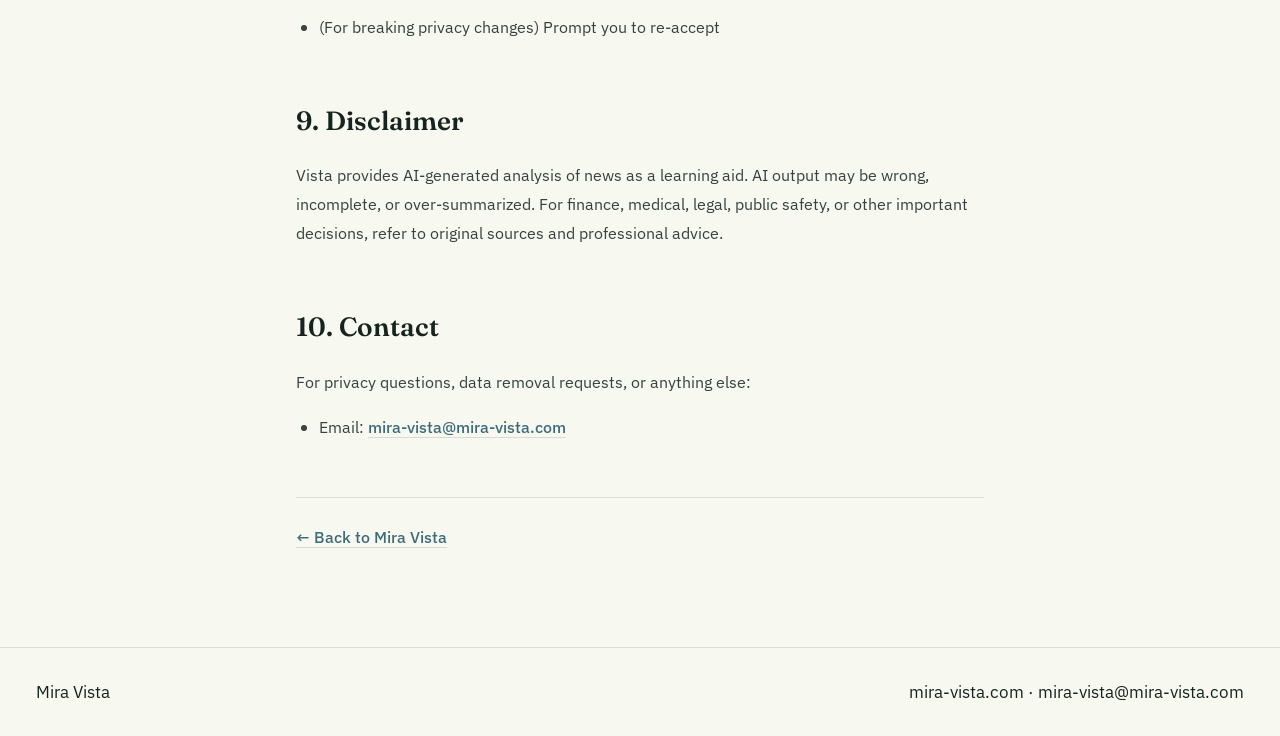
<file: vista/privacy_en.html>
<!doctype html>
<html lang="en">
  <head>
    <meta charset="utf-8" />
    <meta http-equiv="refresh" content="0; url=privacy.html" />
    <meta name="viewport" content="width=device-width, initial-scale=1" />
    <title>Vista — Privacy Policy</title>
    <link rel="canonical" href="https://mira-vista.com/vista/privacy.html" />
  </head>
  <body>
    <p>
      Redirecting to <a href="privacy.html">Vista Privacy Policy</a>.
      <a href="privacy_zh.html">中文版</a>
    </p>
  </body>
</html>
</file>
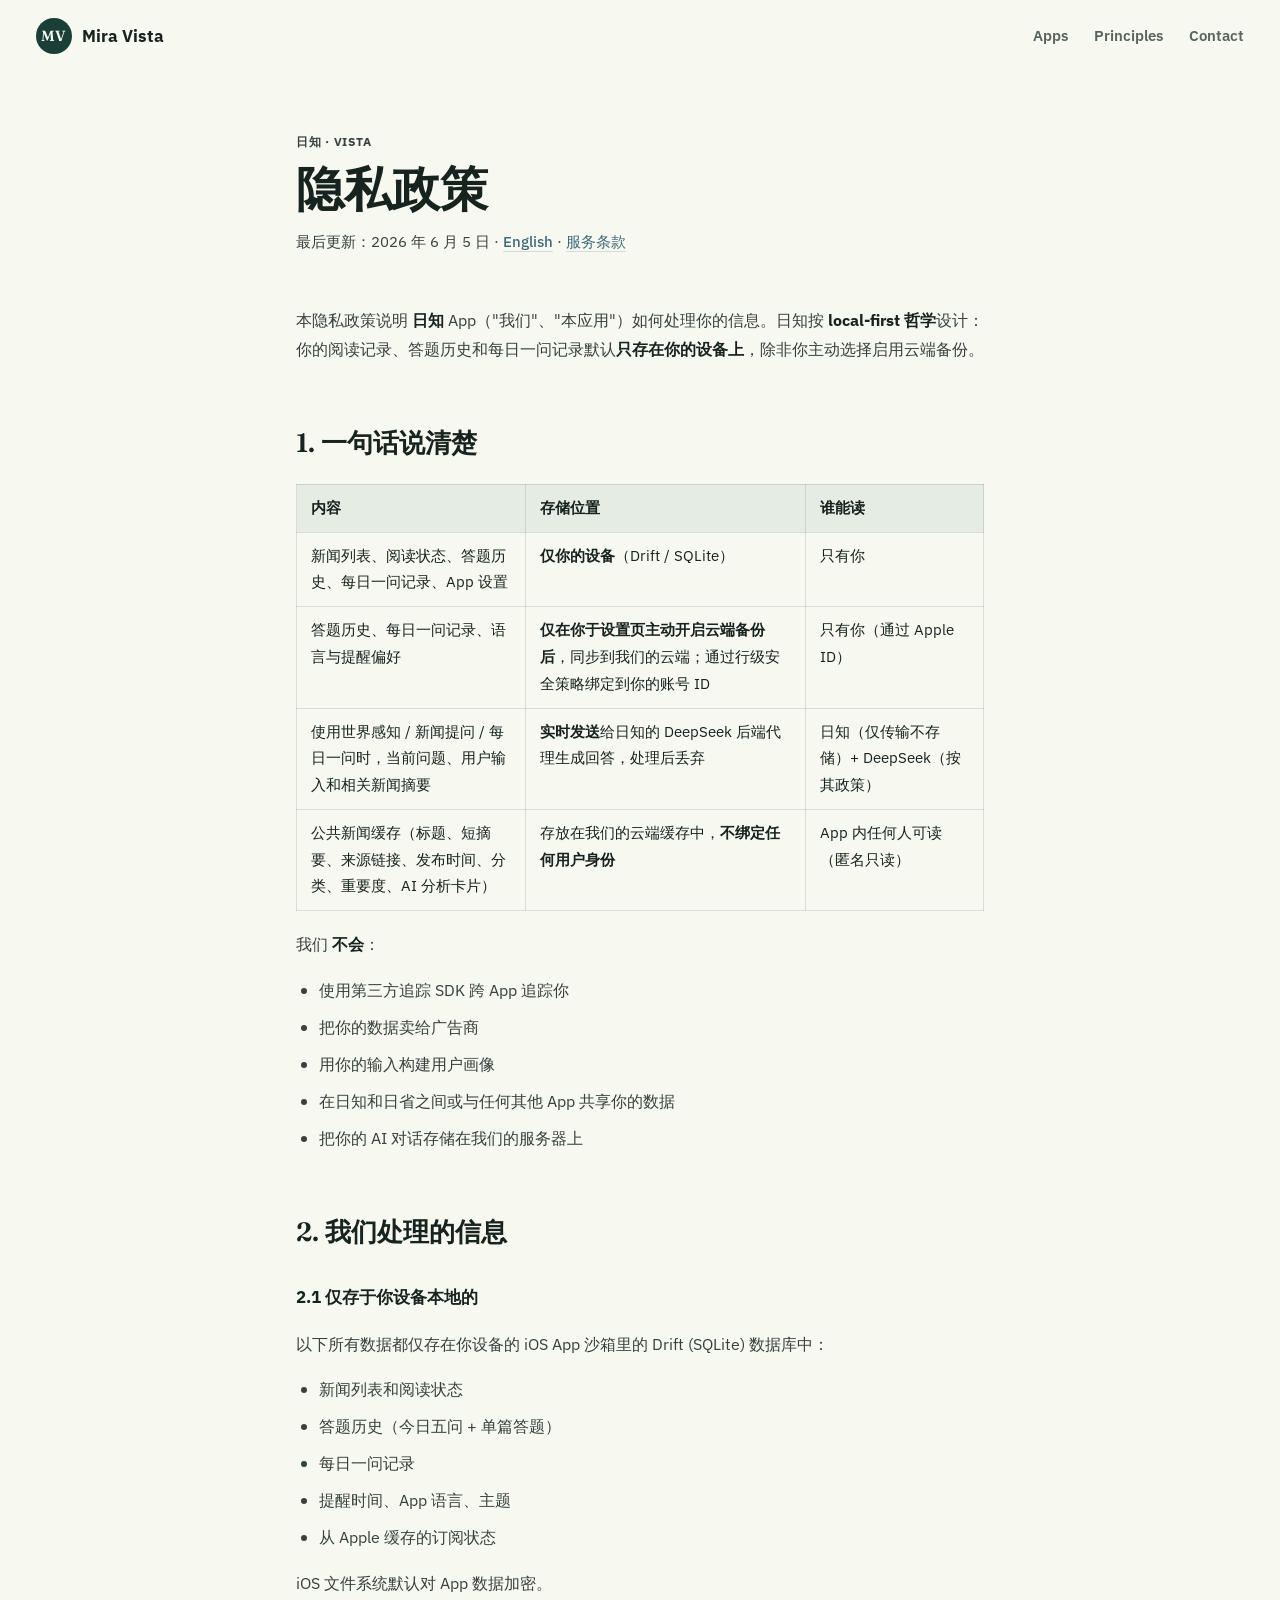
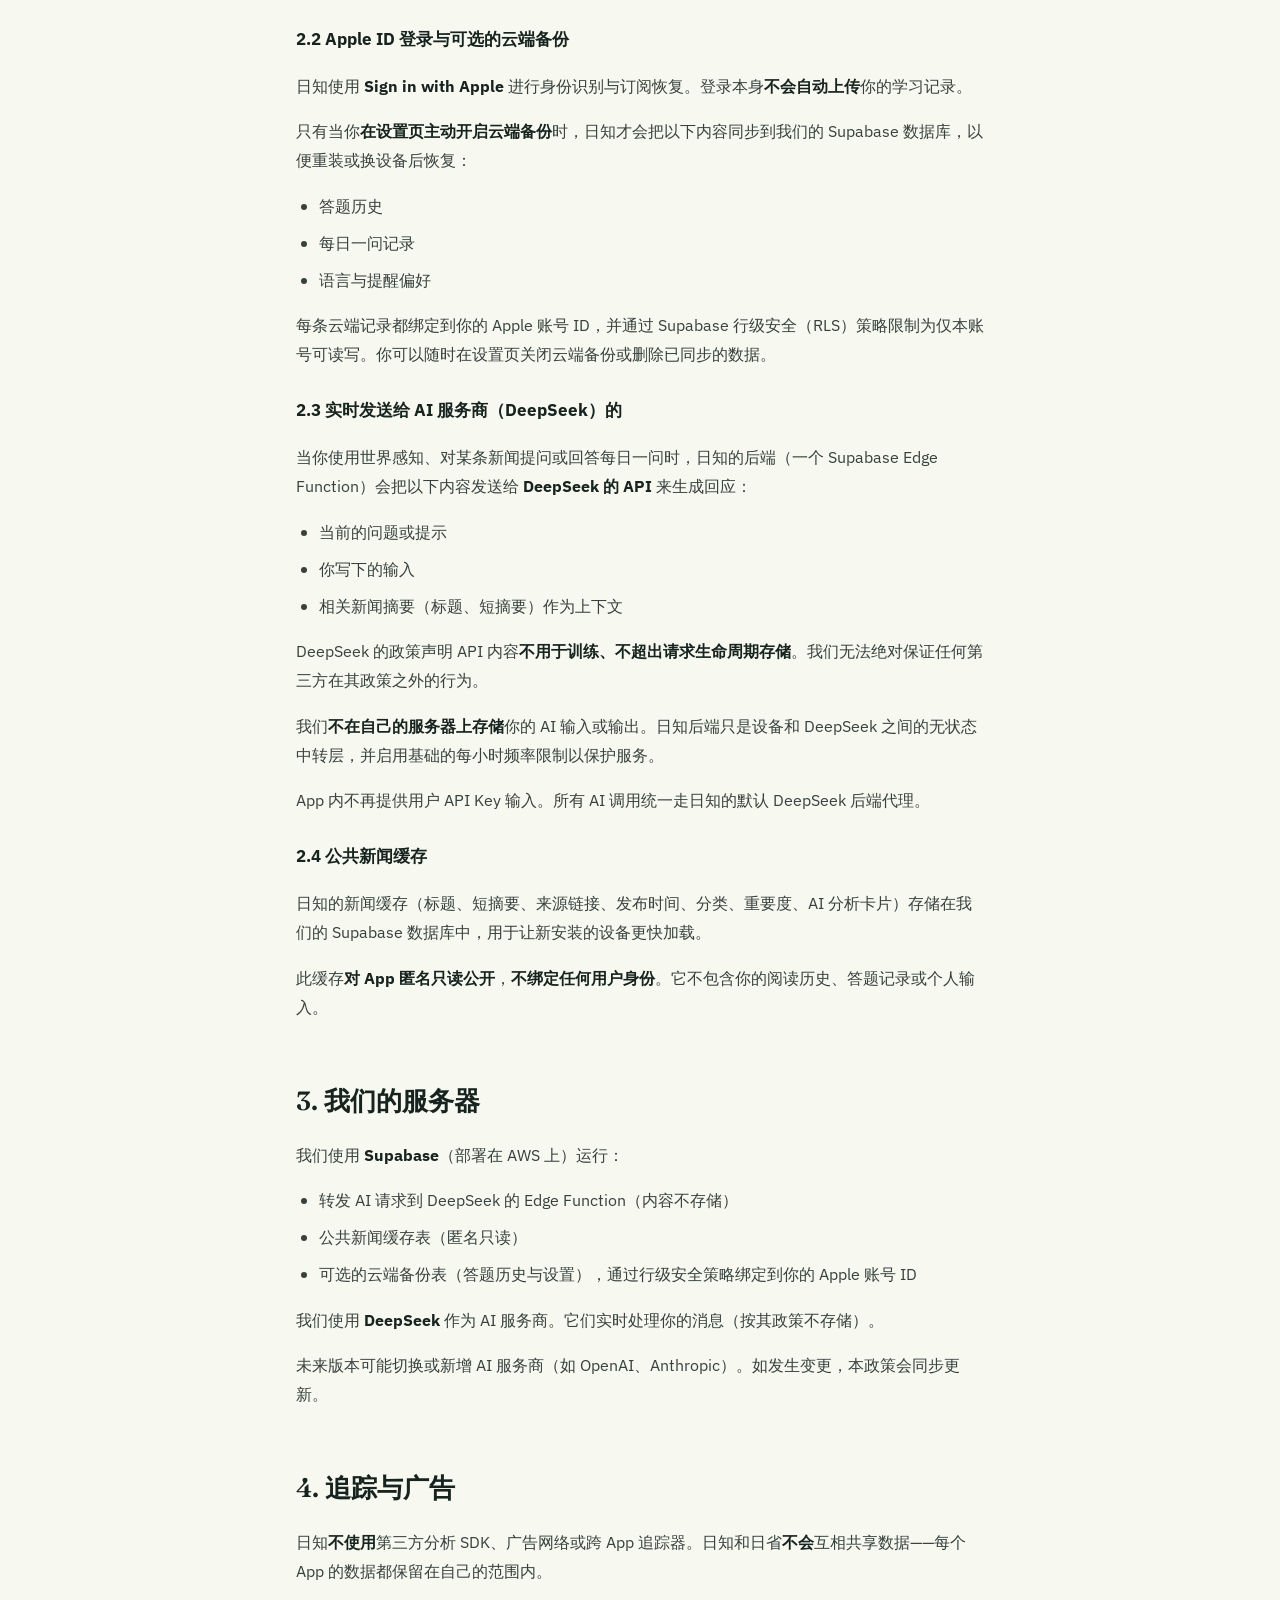
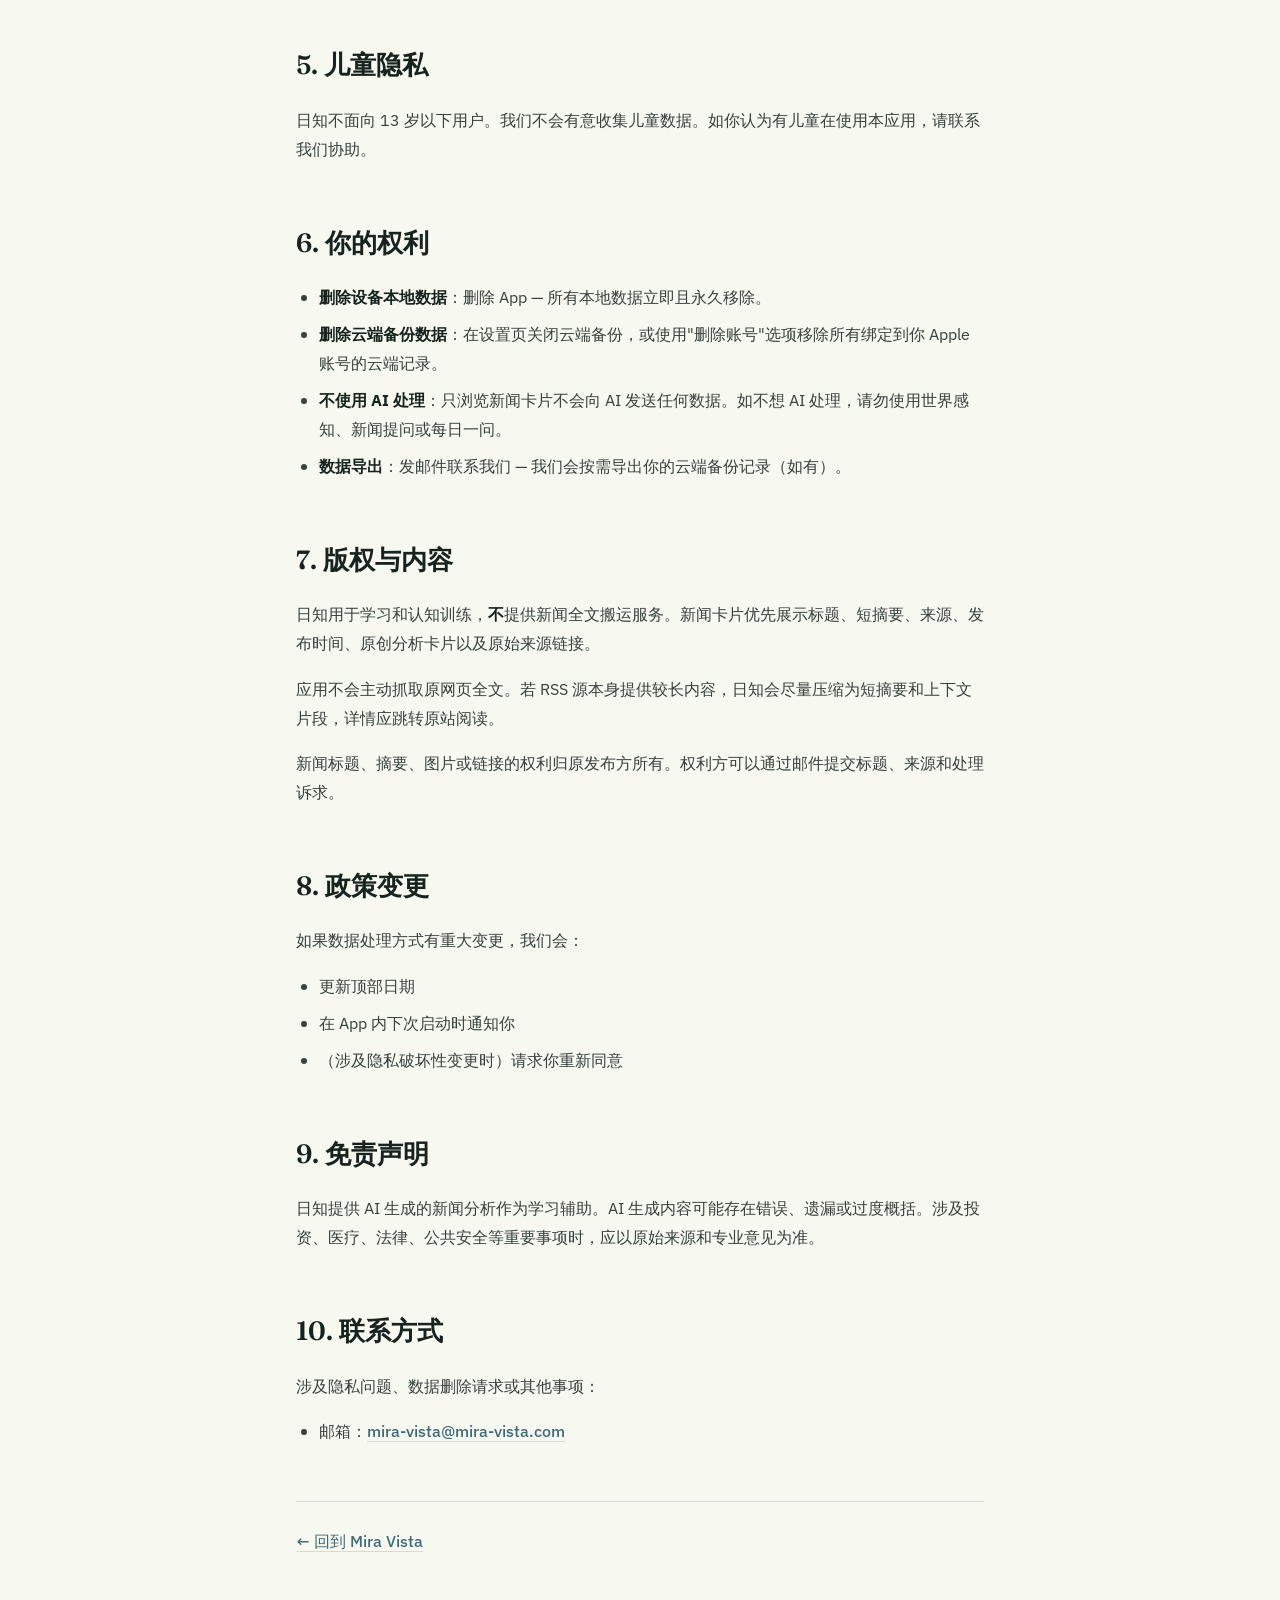
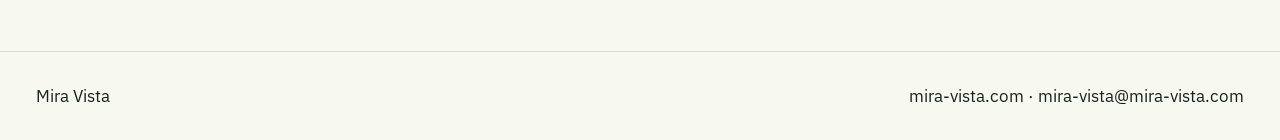
<file: vista/privacy_zh.html>
<!doctype html>
<html lang="zh-Hans">
  <head>
    <meta charset="utf-8" />
    <meta name="viewport" content="width=device-width, initial-scale=1" />
    <title>日知 (Vista) — 隐私政策</title>
    <meta name="description" content="日知如何处理你的数据。Local-first 设计。" />
    <link rel="preconnect" href="https://fonts.googleapis.com" />
    <link rel="preconnect" href="https://fonts.gstatic.com" crossorigin />
    <link
      href="https://fonts.googleapis.com/css2?family=Fraunces:opsz,wght@9..144,500;9..144,700&family=IBM+Plex+Sans:wght@400;500;600;700&display=swap"
      rel="stylesheet"
    />
    <link rel="stylesheet" href="../styles.css" />
  </head>
  <body>
    <header class="site-header" data-header>
      <a class="brand" href="../" aria-label="Mira Vista home">
        <span class="brand-mark" aria-hidden="true">MV</span>
        <span>Mira Vista</span>
      </a>
      <nav class="nav-links" aria-label="Primary navigation">
        <a href="../#apps">Apps</a>
        <a href="../#principles">Principles</a>
        <a href="../#contact">Contact</a>
      </nav>
    </header>

    <main class="legal" data-brand="vista">
      <p class="legal-eyebrow">日知 · Vista</p>
      <h1>隐私政策</h1>
      <p class="legal-meta">
        最后更新：2026 年 6 月 5 日 ·
        <a href="privacy.html">English</a> ·
        <a href="terms_zh.html">服务条款</a>
      </p>

      <p>
        本隐私政策说明 <strong>日知</strong> App（"我们"、"本应用"）如何处理你的信息。日知按 <strong>local-first 哲学</strong>设计：你的阅读记录、答题历史和每日一问记录默认<strong>只存在你的设备上</strong>，除非你主动选择启用云端备份。
      </p>

      <h2>1. 一句话说清楚</h2>
      <table>
        <thead>
          <tr><th>内容</th><th>存储位置</th><th>谁能读</th></tr>
        </thead>
        <tbody>
          <tr><td>新闻列表、阅读状态、答题历史、每日一问记录、App 设置</td><td><strong>仅你的设备</strong>（Drift / SQLite）</td><td>只有你</td></tr>
          <tr><td>答题历史、每日一问记录、语言与提醒偏好</td><td><strong>仅在你于设置页主动开启云端备份后</strong>，同步到我们的云端；通过行级安全策略绑定到你的账号 ID</td><td>只有你（通过 Apple ID）</td></tr>
          <tr><td>使用世界感知 / 新闻提问 / 每日一问时，当前问题、用户输入和相关新闻摘要</td><td><strong>实时发送</strong>给日知的 DeepSeek 后端代理生成回答，处理后丢弃</td><td>日知（仅传输不存储）+ DeepSeek（按其政策）</td></tr>
          <tr><td>公共新闻缓存（标题、短摘要、来源链接、发布时间、分类、重要度、AI 分析卡片）</td><td>存放在我们的云端缓存中，<strong>不绑定任何用户身份</strong></td><td>App 内任何人可读（匿名只读）</td></tr>
        </tbody>
      </table>

      <p>我们 <strong>不会</strong>：</p>
      <ul>
        <li>使用第三方追踪 SDK 跨 App 追踪你</li>
        <li>把你的数据卖给广告商</li>
        <li>用你的输入构建用户画像</li>
        <li>在日知和日省之间或与任何其他 App 共享你的数据</li>
        <li>把你的 AI 对话存储在我们的服务器上</li>
      </ul>

      <h2>2. 我们处理的信息</h2>

      <h3>2.1 仅存于你设备本地的</h3>
      <p>以下所有数据都仅存在你设备的 iOS App 沙箱里的 Drift (SQLite) 数据库中：</p>
      <ul>
        <li>新闻列表和阅读状态</li>
        <li>答题历史（今日五问 + 单篇答题）</li>
        <li>每日一问记录</li>
        <li>提醒时间、App 语言、主题</li>
        <li>从 Apple 缓存的订阅状态</li>
      </ul>
      <p>iOS 文件系统默认对 App 数据加密。</p>

      <h3>2.2 Apple ID 登录与可选的云端备份</h3>
      <p>
        日知使用 <strong>Sign in with Apple</strong> 进行身份识别与订阅恢复。登录本身<strong>不会自动上传</strong>你的学习记录。
      </p>
      <p>
        只有当你<strong>在设置页主动开启云端备份</strong>时，日知才会把以下内容同步到我们的 Supabase 数据库，以便重装或换设备后恢复：
      </p>
      <ul>
        <li>答题历史</li>
        <li>每日一问记录</li>
        <li>语言与提醒偏好</li>
      </ul>
      <p>
        每条云端记录都绑定到你的 Apple 账号 ID，并通过 Supabase 行级安全（RLS）策略限制为仅本账号可读写。你可以随时在设置页关闭云端备份或删除已同步的数据。
      </p>

      <h3>2.3 实时发送给 AI 服务商（DeepSeek）的</h3>
      <p>
        当你使用世界感知、对某条新闻提问或回答每日一问时，日知的后端（一个 Supabase Edge Function）会把以下内容发送给 <strong>DeepSeek 的 API</strong> 来生成回应：
      </p>
      <ul>
        <li>当前的问题或提示</li>
        <li>你写下的输入</li>
        <li>相关新闻摘要（标题、短摘要）作为上下文</li>
      </ul>
      <p>
        DeepSeek 的政策声明 API 内容<strong>不用于训练、不超出请求生命周期存储</strong>。我们无法绝对保证任何第三方在其政策之外的行为。
      </p>
      <p>
        我们<strong>不在自己的服务器上存储</strong>你的 AI 输入或输出。日知后端只是设备和 DeepSeek 之间的无状态中转层，并启用基础的每小时频率限制以保护服务。
      </p>
      <p>App 内不再提供用户 API Key 输入。所有 AI 调用统一走日知的默认 DeepSeek 后端代理。</p>

      <h3>2.4 公共新闻缓存</h3>
      <p>
        日知的新闻缓存（标题、短摘要、来源链接、发布时间、分类、重要度、AI 分析卡片）存储在我们的 Supabase 数据库中，用于让新安装的设备更快加载。
      </p>
      <p>
        此缓存<strong>对 App 匿名只读公开</strong>，<strong>不绑定任何用户身份</strong>。它不包含你的阅读历史、答题记录或个人输入。
      </p>

      <h2>3. 我们的服务器</h2>
      <p>我们使用 <strong>Supabase</strong>（部署在 AWS 上）运行：</p>
      <ul>
        <li>转发 AI 请求到 DeepSeek 的 Edge Function（内容不存储）</li>
        <li>公共新闻缓存表（匿名只读）</li>
        <li>可选的云端备份表（答题历史与设置），通过行级安全策略绑定到你的 Apple 账号 ID</li>
      </ul>
      <p>我们使用 <strong>DeepSeek</strong> 作为 AI 服务商。它们实时处理你的消息（按其政策不存储）。</p>
      <p>未来版本可能切换或新增 AI 服务商（如 OpenAI、Anthropic）。如发生变更，本政策会同步更新。</p>

      <h2>4. 追踪与广告</h2>
      <p>
        日知<strong>不使用</strong>第三方分析 SDK、广告网络或跨 App 追踪器。日知和日省<strong>不会</strong>互相共享数据——每个 App 的数据都保留在自己的范围内。
      </p>

      <h2>5. 儿童隐私</h2>
      <p>日知不面向 13 岁以下用户。我们不会有意收集儿童数据。如你认为有儿童在使用本应用，请联系我们协助。</p>

      <h2>6. 你的权利</h2>
      <ul>
        <li><strong>删除设备本地数据</strong>：删除 App — 所有本地数据立即且永久移除。</li>
        <li><strong>删除云端备份数据</strong>：在设置页关闭云端备份，或使用"删除账号"选项移除所有绑定到你 Apple 账号的云端记录。</li>
        <li><strong>不使用 AI 处理</strong>：只浏览新闻卡片不会向 AI 发送任何数据。如不想 AI 处理，请勿使用世界感知、新闻提问或每日一问。</li>
        <li><strong>数据导出</strong>：发邮件联系我们 — 我们会按需导出你的云端备份记录（如有）。</li>
      </ul>

      <h2>7. 版权与内容</h2>
      <p>
        日知用于学习和认知训练，<strong>不</strong>提供新闻全文搬运服务。新闻卡片优先展示标题、短摘要、来源、发布时间、原创分析卡片以及原始来源链接。
      </p>
      <p>
        应用不会主动抓取原网页全文。若 RSS 源本身提供较长内容，日知会尽量压缩为短摘要和上下文片段，详情应跳转原站阅读。
      </p>
      <p>新闻标题、摘要、图片或链接的权利归原发布方所有。权利方可以通过邮件提交标题、来源和处理诉求。</p>

      <h2>8. 政策变更</h2>
      <p>如果数据处理方式有重大变更，我们会：</p>
      <ul>
        <li>更新顶部日期</li>
        <li>在 App 内下次启动时通知你</li>
        <li>（涉及隐私破坏性变更时）请求你重新同意</li>
      </ul>

      <h2>9. 免责声明</h2>
      <p>
        日知提供 AI 生成的新闻分析作为学习辅助。AI 生成内容可能存在错误、遗漏或过度概括。涉及投资、医疗、法律、公共安全等重要事项时，应以原始来源和专业意见为准。
      </p>

      <h2>10. 联系方式</h2>
      <p>涉及隐私问题、数据删除请求或其他事项：</p>
      <ul>
        <li>邮箱：<a href="mailto:mira-vista@mira-vista.com">mira-vista@mira-vista.com</a></li>
      </ul>

      <p class="legal-back"><a href="../">← 回到 Mira Vista</a></p>
    </main>

    <footer class="site-footer">
      <span>Mira Vista</span>
      <span>mira-vista.com · mira-vista@mira-vista.com</span>
    </footer>

    <script src="../script.js"></script>
  </body>
</html>
</file>
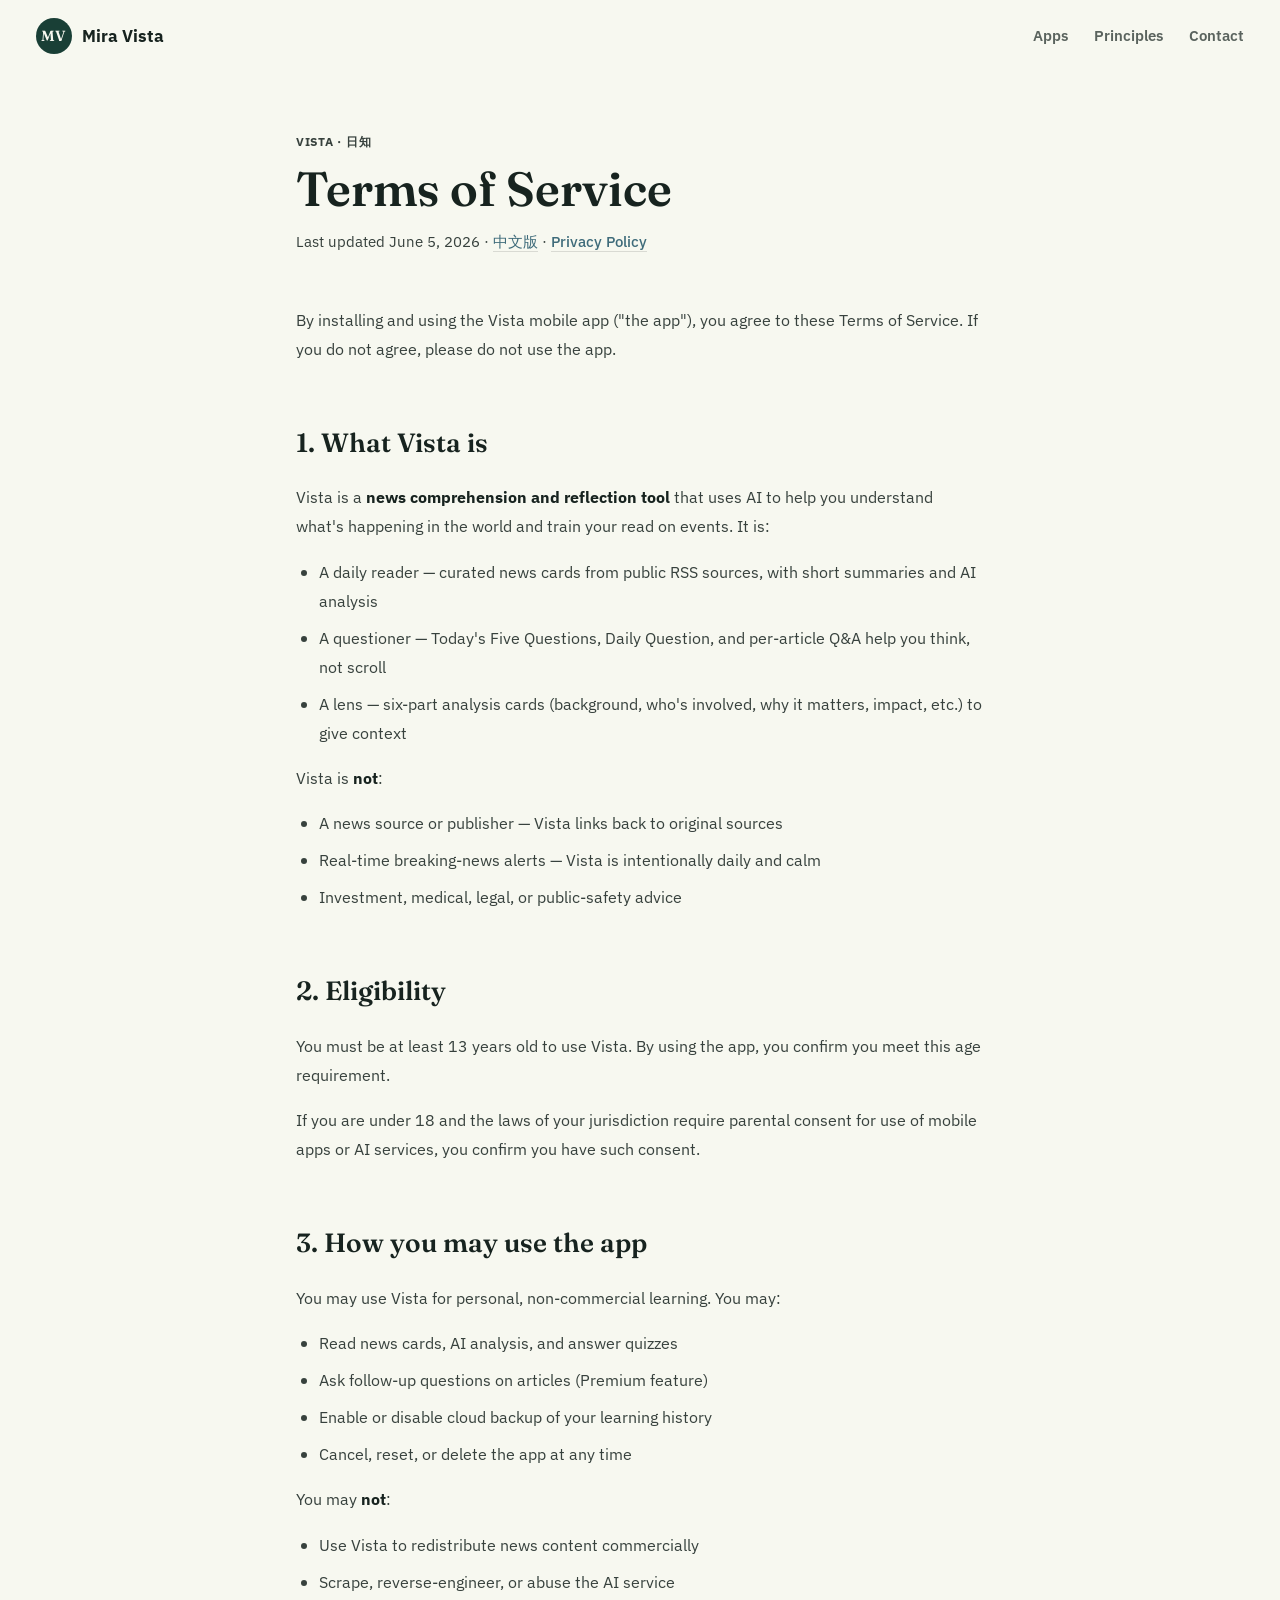
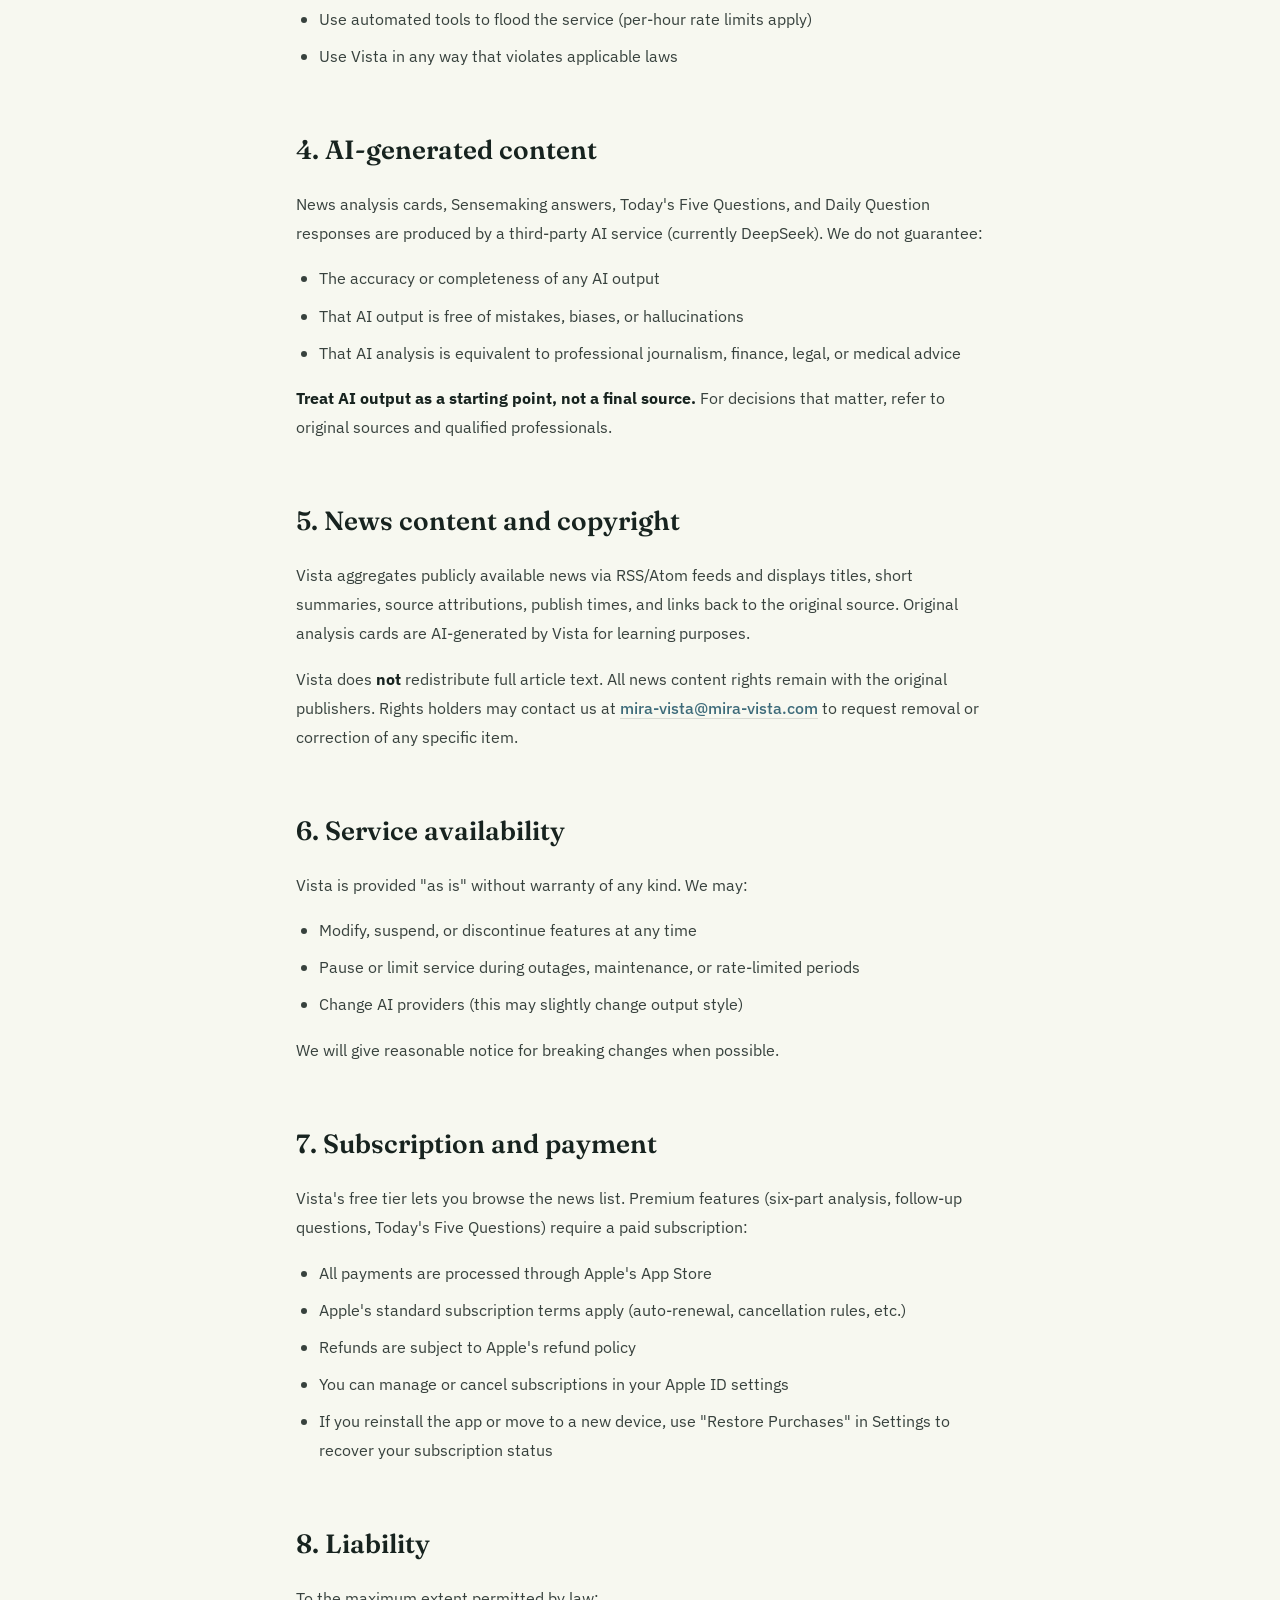
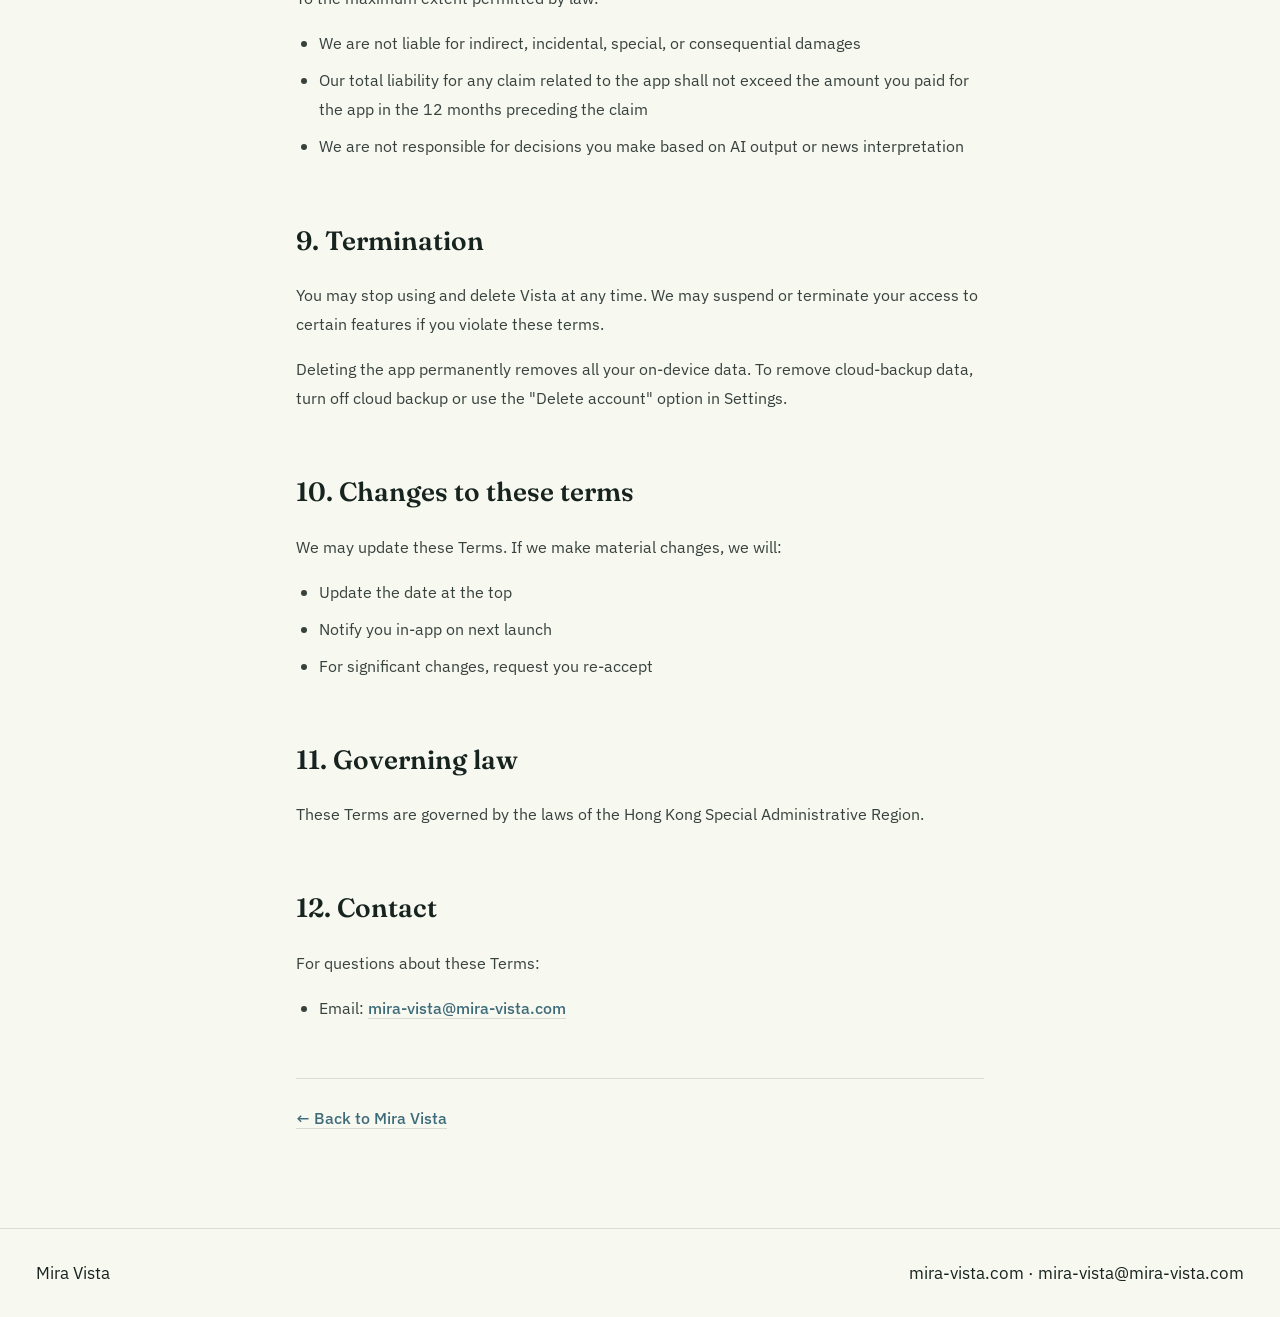
<file: vista/terms.html>
<!doctype html>
<html lang="en">
  <head>
    <meta charset="utf-8" />
    <meta name="viewport" content="width=device-width, initial-scale=1" />
    <title>Vista — Terms of Service</title>
    <meta name="description" content="The terms you agree to when using Vista (日知)." />
    <link rel="preconnect" href="https://fonts.googleapis.com" />
    <link rel="preconnect" href="https://fonts.gstatic.com" crossorigin />
    <link
      href="https://fonts.googleapis.com/css2?family=Fraunces:opsz,wght@9..144,500;9..144,700&family=IBM+Plex+Sans:wght@400;500;600;700&display=swap"
      rel="stylesheet"
    />
    <link rel="stylesheet" href="../styles.css" />
  </head>
  <body>
    <header class="site-header" data-header>
      <a class="brand" href="../" aria-label="Mira Vista home">
        <span class="brand-mark" aria-hidden="true">MV</span>
        <span>Mira Vista</span>
      </a>
      <nav class="nav-links" aria-label="Primary navigation">
        <a href="../#apps">Apps</a>
        <a href="../#principles">Principles</a>
        <a href="../#contact">Contact</a>
      </nav>
    </header>

    <main class="legal" data-brand="vista">
      <p class="legal-eyebrow">Vista · 日知</p>
      <h1>Terms of Service</h1>
      <p class="legal-meta">
        Last updated June 5, 2026 ·
        <a href="terms_zh.html">中文版</a> ·
        <a href="privacy.html">Privacy Policy</a>
      </p>

      <p>
        By installing and using the Vista mobile app ("the app"), you agree to
        these Terms of Service. If you do not agree, please do not use the app.
      </p>

      <h2>1. What Vista is</h2>
      <p>
        Vista is a <strong>news comprehension and reflection tool</strong> that
        uses AI to help you understand what's happening in the world and train
        your read on events. It is:
      </p>
      <ul>
        <li>A daily reader — curated news cards from public RSS sources, with short summaries and AI analysis</li>
        <li>A questioner — Today's Five Questions, Daily Question, and per-article Q&amp;A help you think, not scroll</li>
        <li>A lens — six-part analysis cards (background, who's involved, why it matters, impact, etc.) to give context</li>
      </ul>
      <p>Vista is <strong>not</strong>:</p>
      <ul>
        <li>A news source or publisher — Vista links back to original sources</li>
        <li>Real-time breaking-news alerts — Vista is intentionally daily and calm</li>
        <li>Investment, medical, legal, or public-safety advice</li>
      </ul>

      <h2>2. Eligibility</h2>
      <p>
        You must be at least 13 years old to use Vista. By using the app, you
        confirm you meet this age requirement.
      </p>
      <p>
        If you are under 18 and the laws of your jurisdiction require parental
        consent for use of mobile apps or AI services, you confirm you have
        such consent.
      </p>

      <h2>3. How you may use the app</h2>
      <p>You may use Vista for personal, non-commercial learning. You may:</p>
      <ul>
        <li>Read news cards, AI analysis, and answer quizzes</li>
        <li>Ask follow-up questions on articles (Premium feature)</li>
        <li>Enable or disable cloud backup of your learning history</li>
        <li>Cancel, reset, or delete the app at any time</li>
      </ul>
      <p>You may <strong>not</strong>:</p>
      <ul>
        <li>Use Vista to redistribute news content commercially</li>
        <li>Scrape, reverse-engineer, or abuse the AI service</li>
        <li>Use automated tools to flood the service (per-hour rate limits apply)</li>
        <li>Use Vista in any way that violates applicable laws</li>
      </ul>

      <h2>4. AI-generated content</h2>
      <p>
        News analysis cards, Sensemaking answers, Today's Five Questions, and
        Daily Question responses are produced by a third-party AI service
        (currently DeepSeek). We do not guarantee:
      </p>
      <ul>
        <li>The accuracy or completeness of any AI output</li>
        <li>That AI output is free of mistakes, biases, or hallucinations</li>
        <li>That AI analysis is equivalent to professional journalism, finance, legal, or medical advice</li>
      </ul>
      <p>
        <strong>Treat AI output as a starting point, not a final source.</strong>
        For decisions that matter, refer to original sources and qualified
        professionals.
      </p>

      <h2>5. News content and copyright</h2>
      <p>
        Vista aggregates publicly available news via RSS/Atom feeds and
        displays titles, short summaries, source attributions, publish times,
        and links back to the original source. Original analysis cards are
        AI-generated by Vista for learning purposes.
      </p>
      <p>
        Vista does <strong>not</strong> redistribute full article text. All
        news content rights remain with the original publishers. Rights holders
        may contact us at <a href="mailto:mira-vista@mira-vista.com">mira-vista@mira-vista.com</a>
        to request removal or correction of any specific item.
      </p>

      <h2>6. Service availability</h2>
      <p>Vista is provided "as is" without warranty of any kind. We may:</p>
      <ul>
        <li>Modify, suspend, or discontinue features at any time</li>
        <li>Pause or limit service during outages, maintenance, or rate-limited periods</li>
        <li>Change AI providers (this may slightly change output style)</li>
      </ul>
      <p>We will give reasonable notice for breaking changes when possible.</p>

      <h2>7. Subscription and payment</h2>
      <p>
        Vista's free tier lets you browse the news list. Premium features
        (six-part analysis, follow-up questions, Today's Five Questions) require
        a paid subscription:
      </p>
      <ul>
        <li>All payments are processed through Apple's App Store</li>
        <li>Apple's standard subscription terms apply (auto-renewal, cancellation rules, etc.)</li>
        <li>Refunds are subject to Apple's refund policy</li>
        <li>You can manage or cancel subscriptions in your Apple ID settings</li>
        <li>If you reinstall the app or move to a new device, use "Restore Purchases" in Settings to recover your subscription status</li>
      </ul>

      <h2>8. Liability</h2>
      <p>To the maximum extent permitted by law:</p>
      <ul>
        <li>We are not liable for indirect, incidental, special, or consequential damages</li>
        <li>Our total liability for any claim related to the app shall not exceed the amount you paid for the app in the 12 months preceding the claim</li>
        <li>We are not responsible for decisions you make based on AI output or news interpretation</li>
      </ul>

      <h2>9. Termination</h2>
      <p>
        You may stop using and delete Vista at any time. We may suspend or
        terminate your access to certain features if you violate these terms.
      </p>
      <p>
        Deleting the app permanently removes all your on-device data. To
        remove cloud-backup data, turn off cloud backup or use the "Delete
        account" option in Settings.
      </p>

      <h2>10. Changes to these terms</h2>
      <p>We may update these Terms. If we make material changes, we will:</p>
      <ul>
        <li>Update the date at the top</li>
        <li>Notify you in-app on next launch</li>
        <li>For significant changes, request you re-accept</li>
      </ul>

      <h2>11. Governing law</h2>
      <p>These Terms are governed by the laws of the Hong Kong Special Administrative Region.</p>

      <h2>12. Contact</h2>
      <p>For questions about these Terms:</p>
      <ul>
        <li>Email: <a href="mailto:mira-vista@mira-vista.com">mira-vista@mira-vista.com</a></li>
      </ul>

      <p class="legal-back"><a href="../">← Back to Mira Vista</a></p>
    </main>

    <footer class="site-footer">
      <span>Mira Vista</span>
      <span>mira-vista.com · mira-vista@mira-vista.com</span>
    </footer>

    <script src="../script.js"></script>
  </body>
</html>
</file>
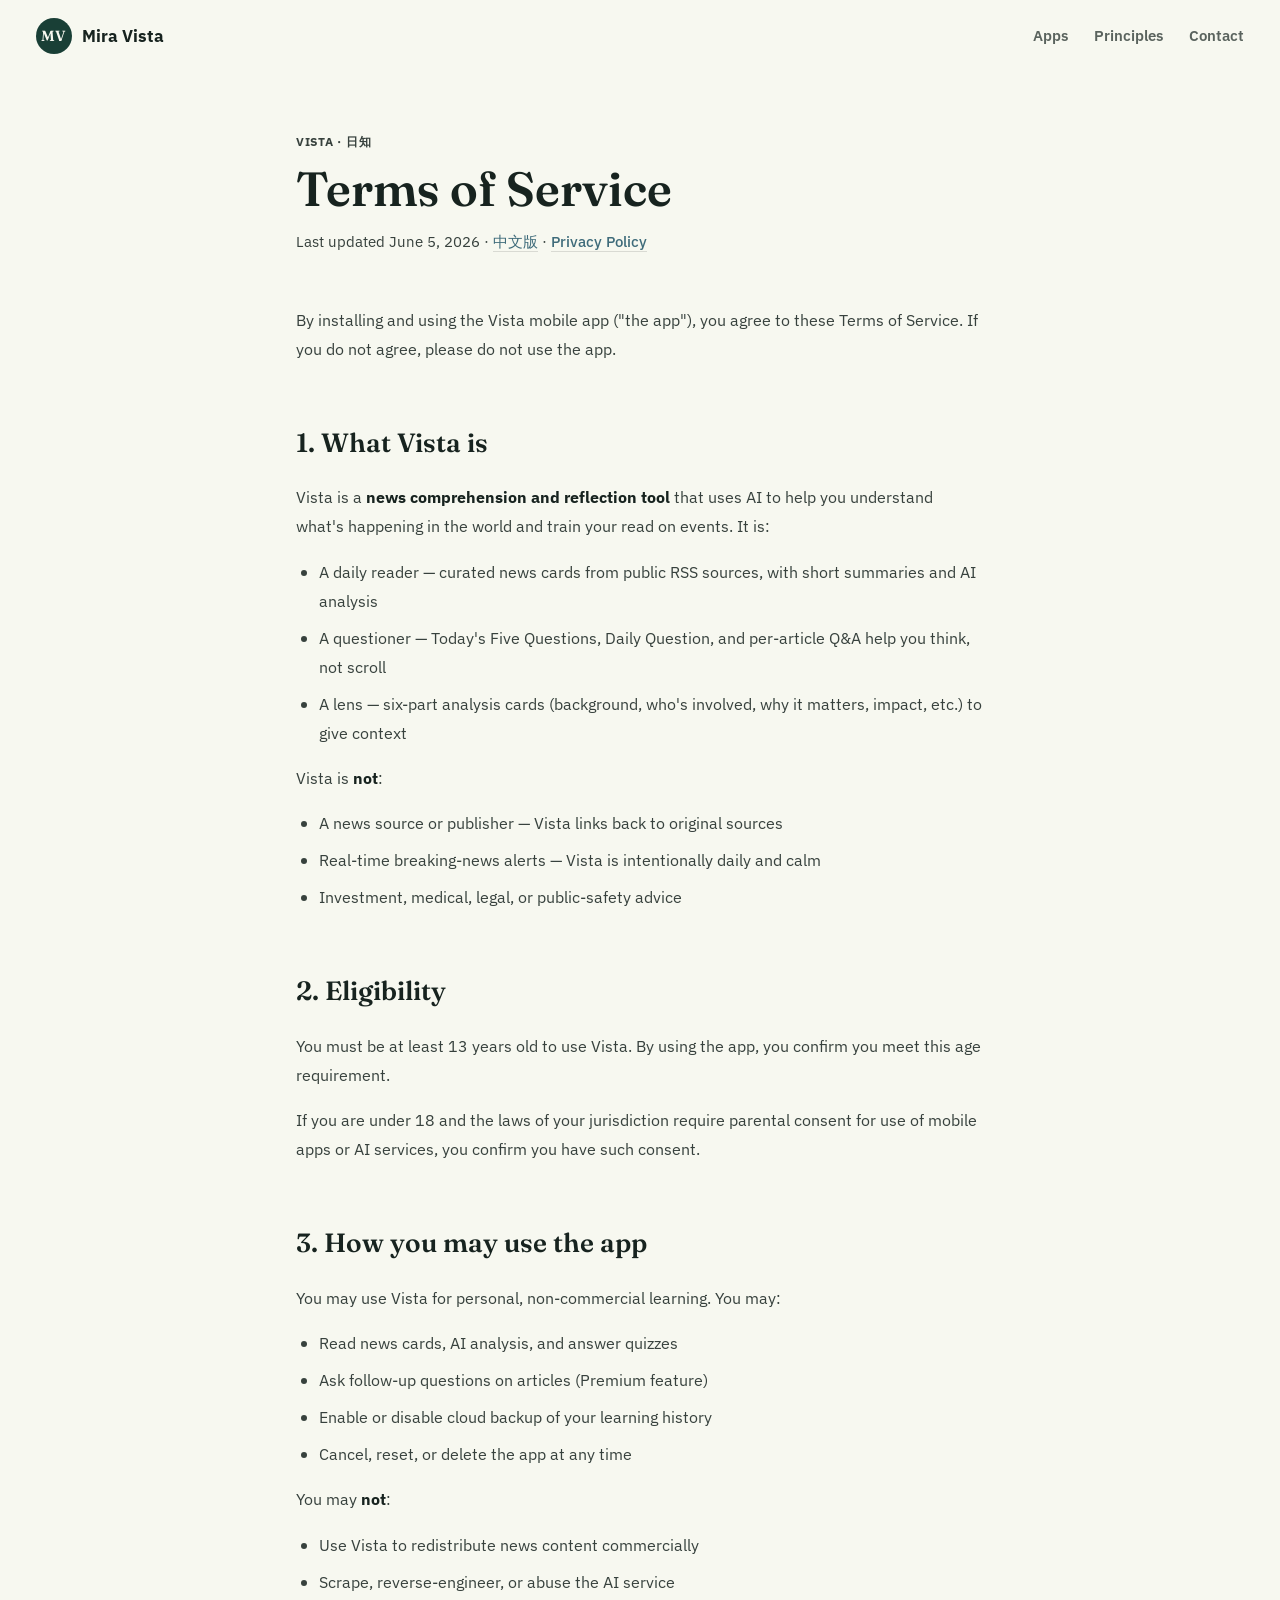
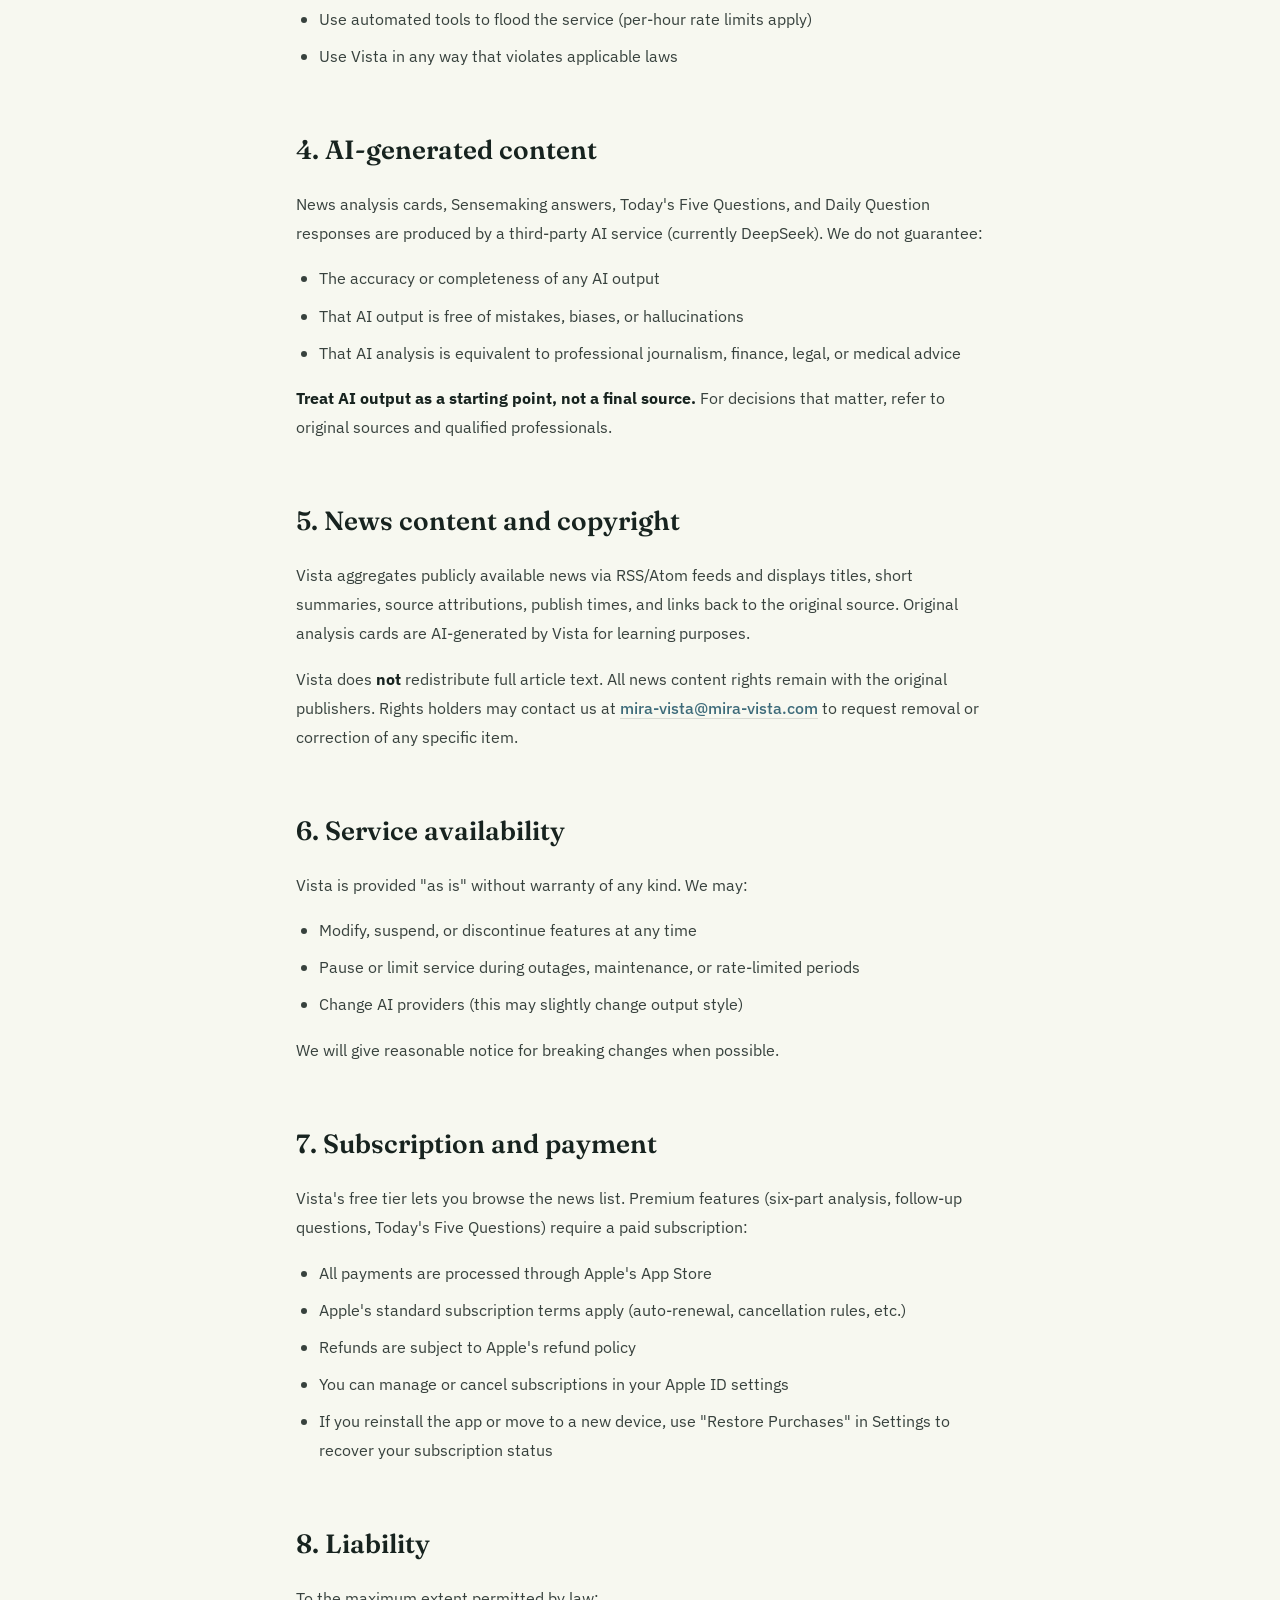
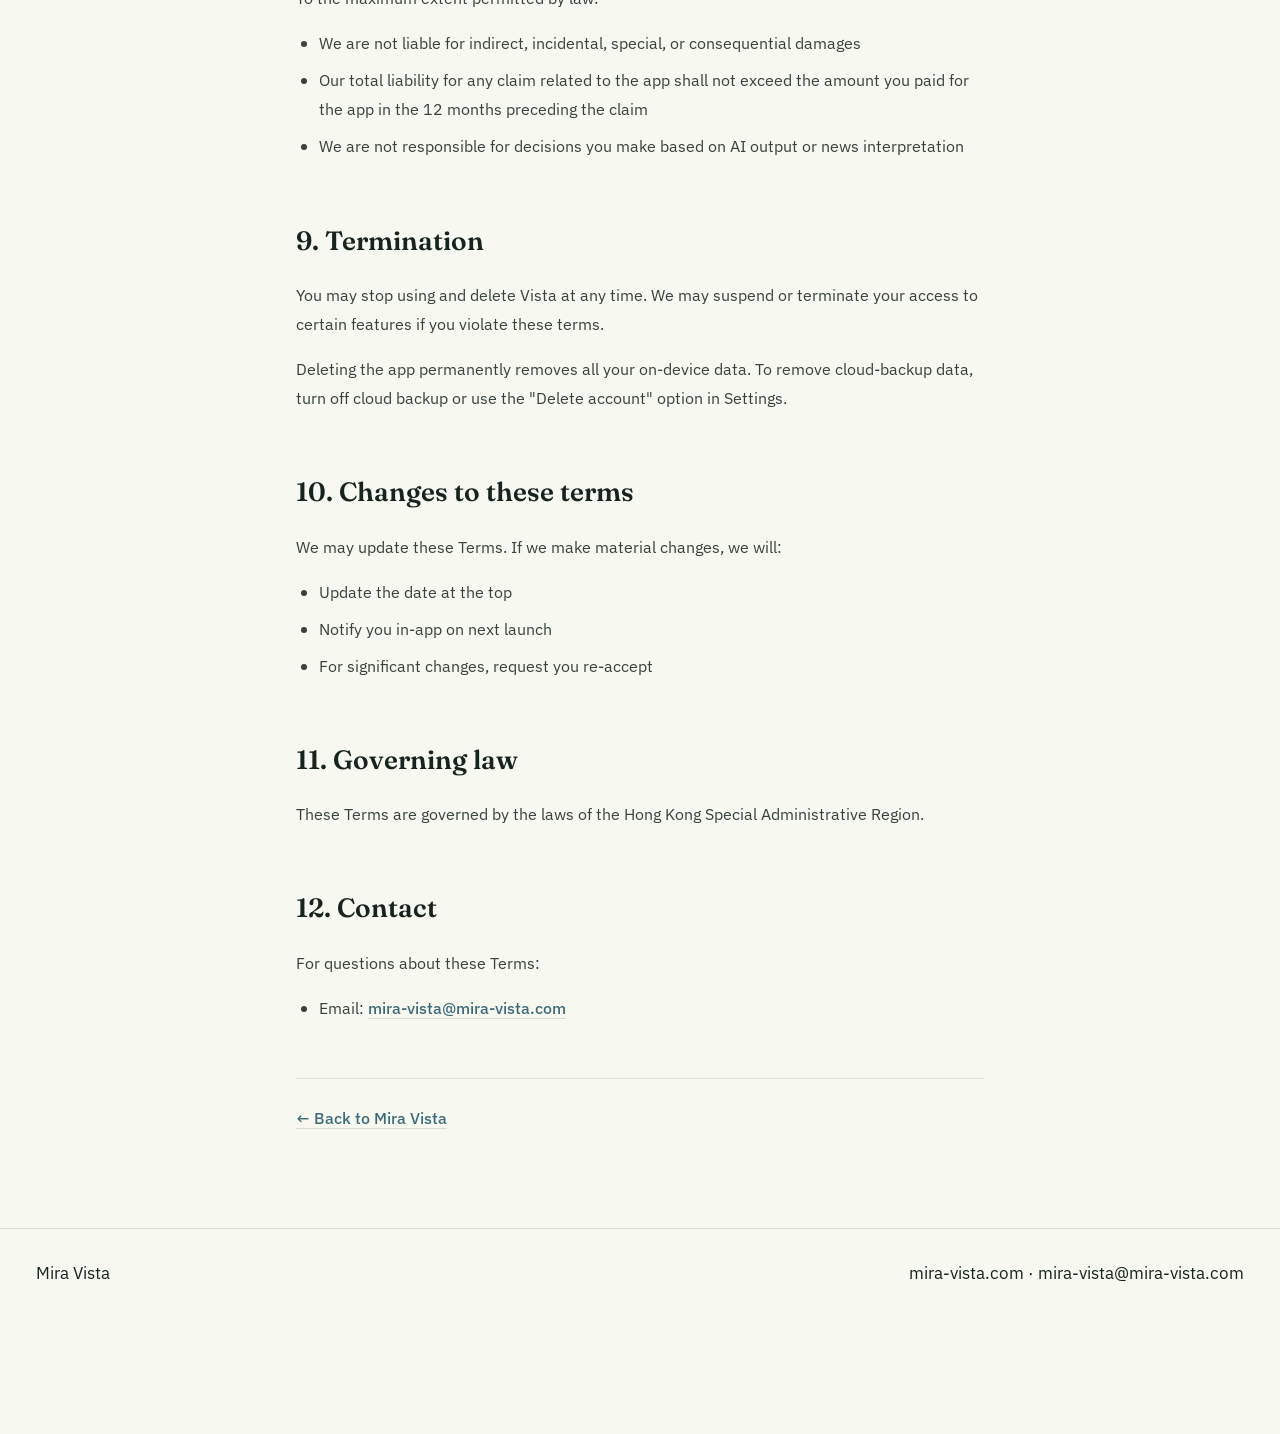
<file: vista/terms_en.html>
<!doctype html>
<html lang="en">
  <head>
    <meta charset="utf-8" />
    <meta http-equiv="refresh" content="0; url=terms.html" />
    <meta name="viewport" content="width=device-width, initial-scale=1" />
    <title>Vista — Terms of Service</title>
    <link rel="canonical" href="https://mira-vista.com/vista/terms.html" />
  </head>
  <body>
    <p>
      Redirecting to <a href="terms.html">Vista Terms of Service</a>.
      <a href="terms_zh.html">中文版</a>
    </p>
  </body>
</html>
</file>
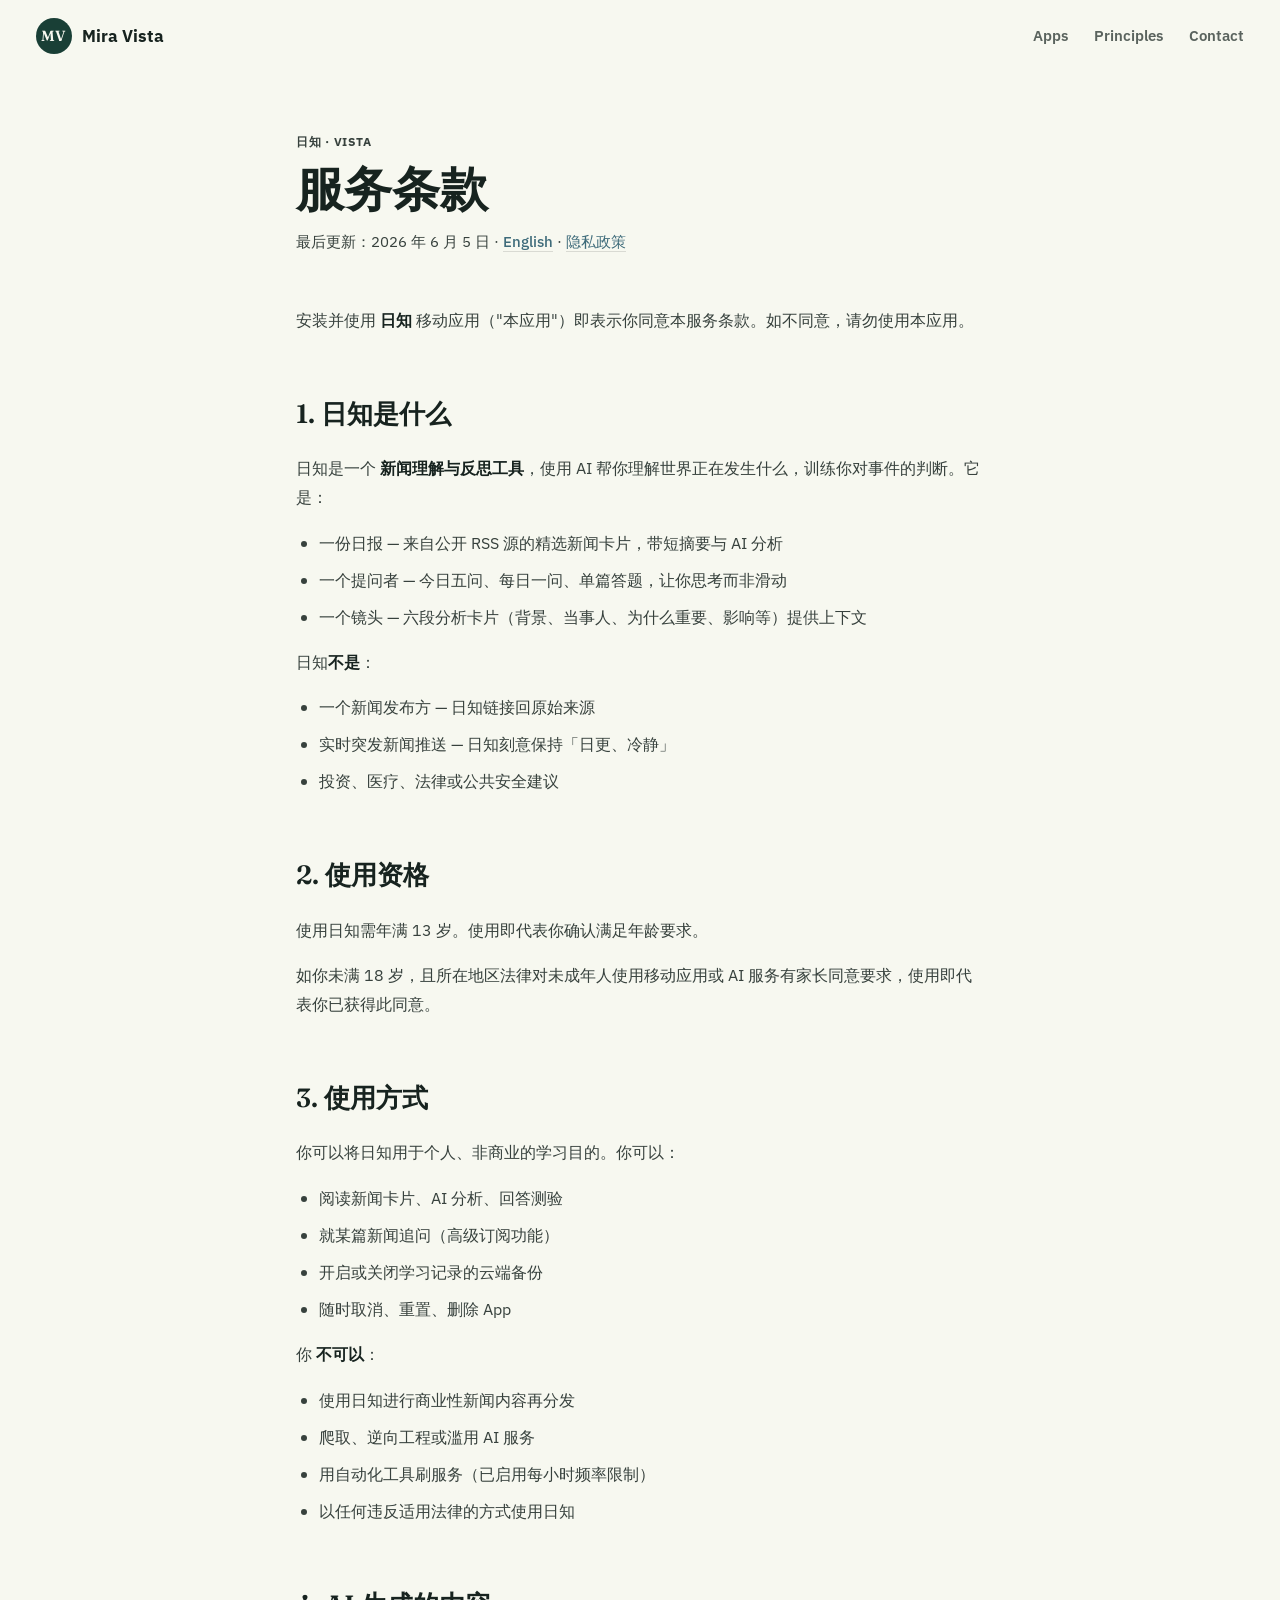
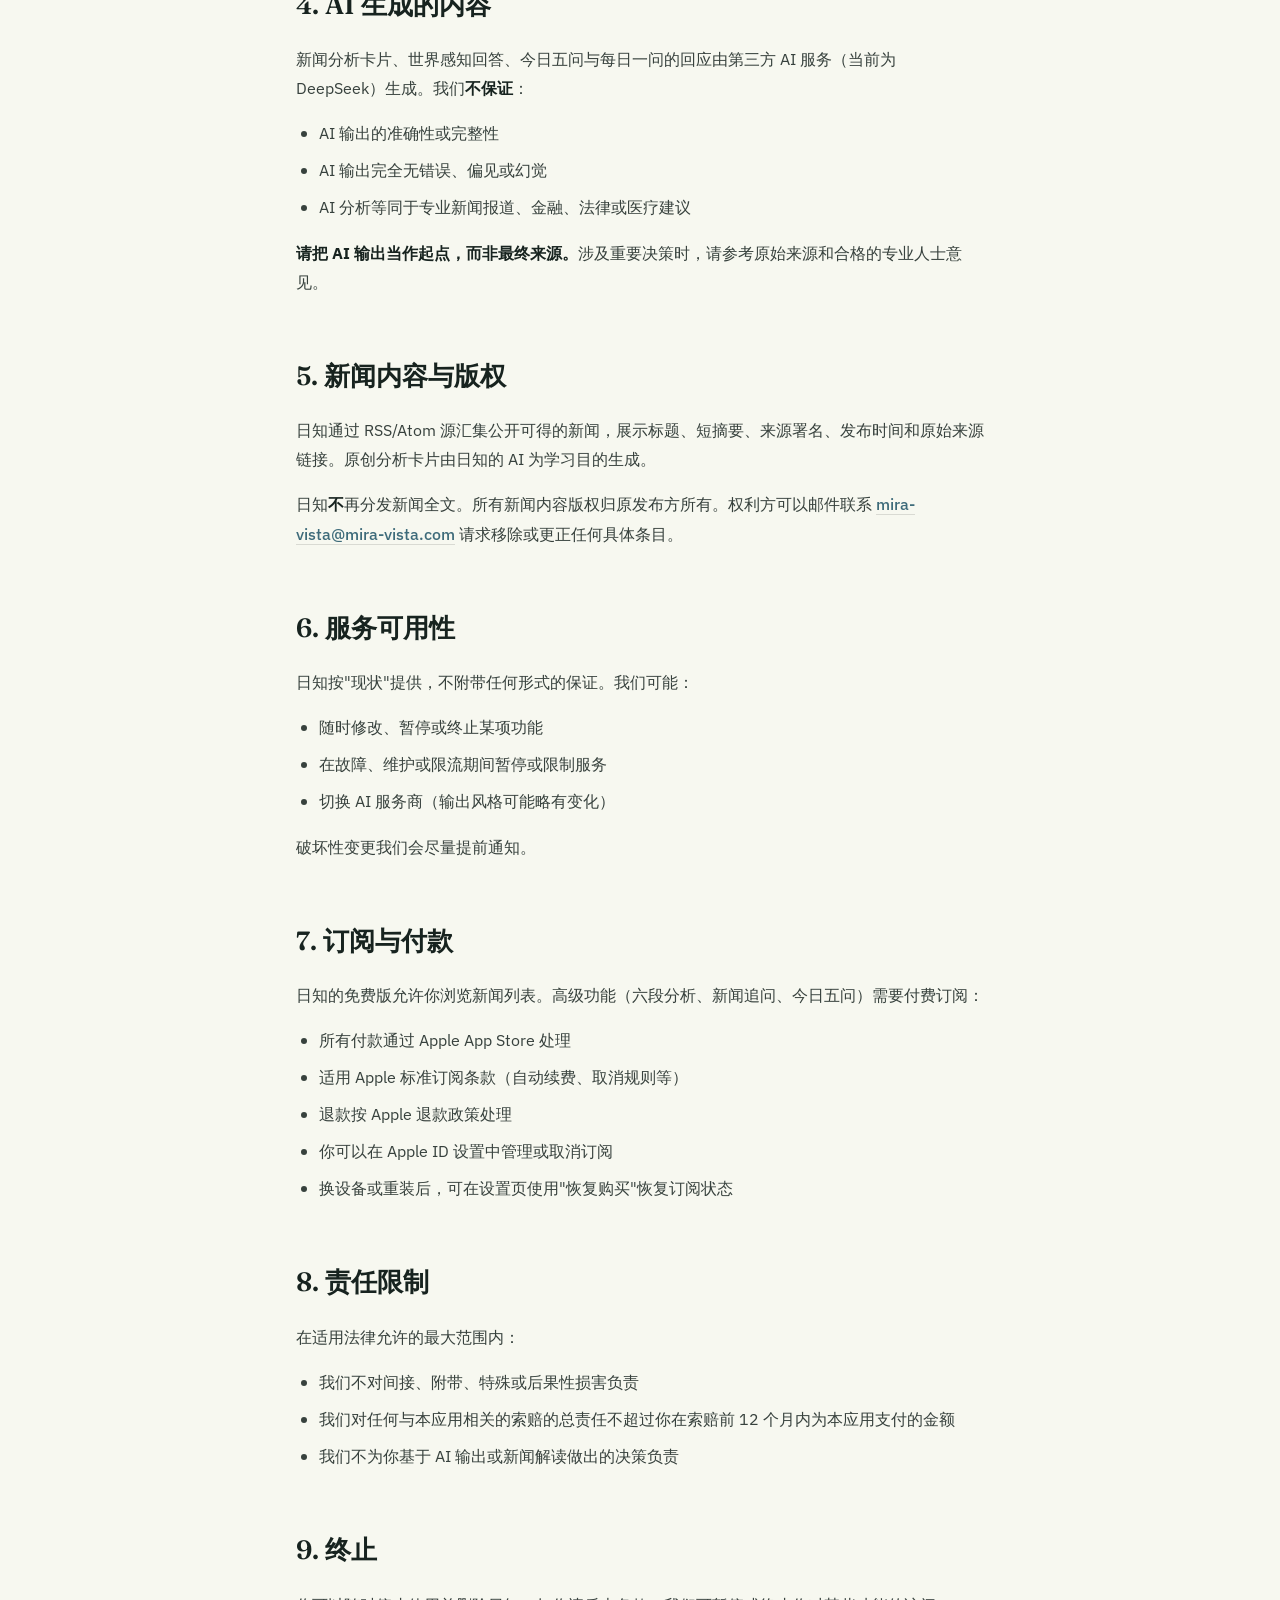
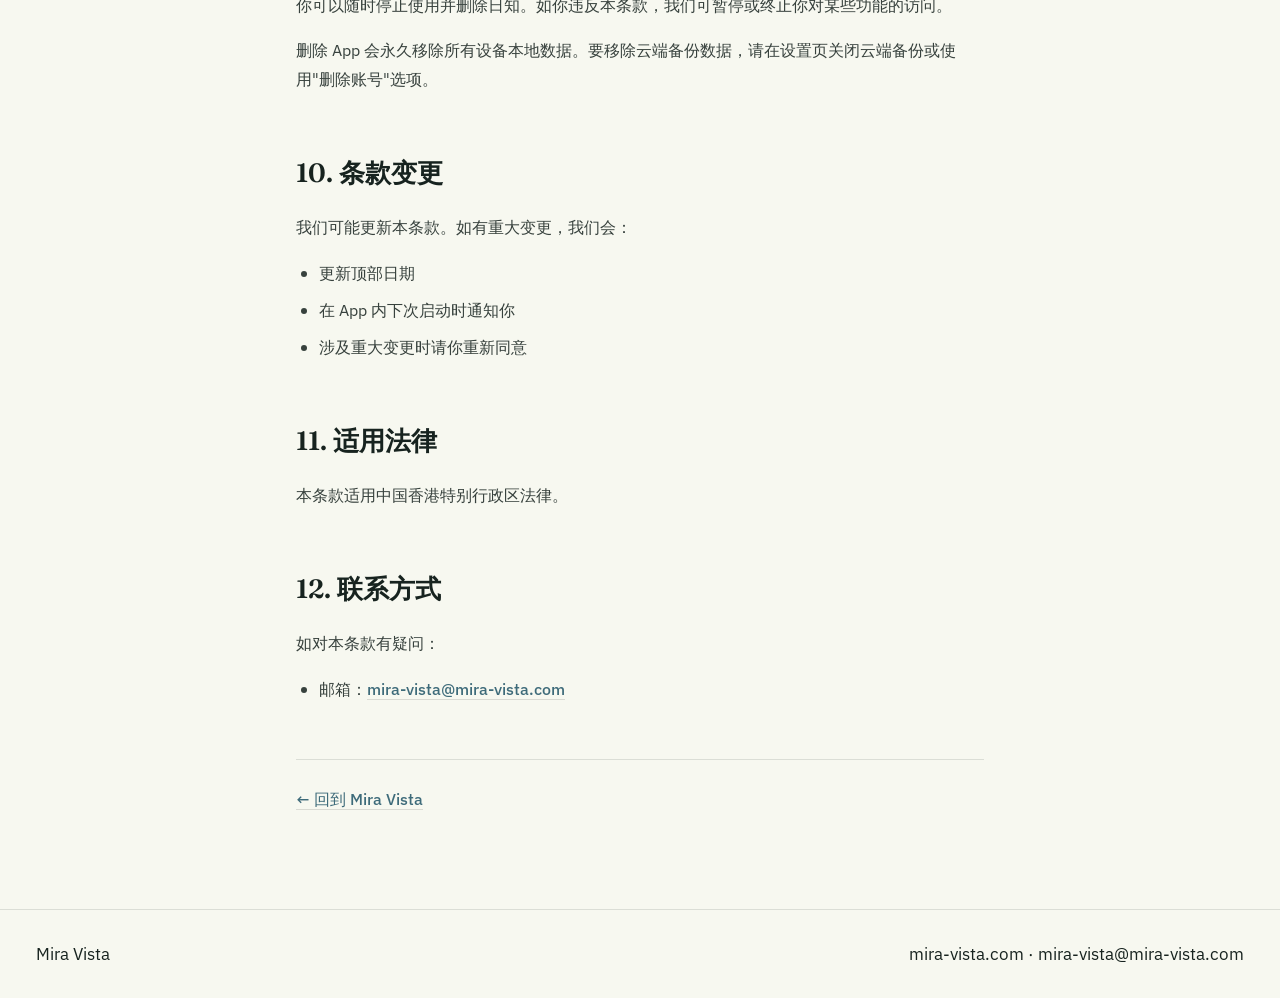
<file: vista/terms_zh.html>
<!doctype html>
<html lang="zh-Hans">
  <head>
    <meta charset="utf-8" />
    <meta name="viewport" content="width=device-width, initial-scale=1" />
    <title>日知 (Vista) — 服务条款</title>
    <meta name="description" content="使用日知时你同意的条款。" />
    <link rel="preconnect" href="https://fonts.googleapis.com" />
    <link rel="preconnect" href="https://fonts.gstatic.com" crossorigin />
    <link
      href="https://fonts.googleapis.com/css2?family=Fraunces:opsz,wght@9..144,500;9..144,700&family=IBM+Plex+Sans:wght@400;500;600;700&display=swap"
      rel="stylesheet"
    />
    <link rel="stylesheet" href="../styles.css" />
  </head>
  <body>
    <header class="site-header" data-header>
      <a class="brand" href="../" aria-label="Mira Vista home">
        <span class="brand-mark" aria-hidden="true">MV</span>
        <span>Mira Vista</span>
      </a>
      <nav class="nav-links" aria-label="Primary navigation">
        <a href="../#apps">Apps</a>
        <a href="../#principles">Principles</a>
        <a href="../#contact">Contact</a>
      </nav>
    </header>

    <main class="legal" data-brand="vista">
      <p class="legal-eyebrow">日知 · Vista</p>
      <h1>服务条款</h1>
      <p class="legal-meta">
        最后更新：2026 年 6 月 5 日 ·
        <a href="terms.html">English</a> ·
        <a href="privacy_zh.html">隐私政策</a>
      </p>

      <p>
        安装并使用 <strong>日知</strong> 移动应用（"本应用"）即表示你同意本服务条款。如不同意，请勿使用本应用。
      </p>

      <h2>1. 日知是什么</h2>
      <p>
        日知是一个 <strong>新闻理解与反思工具</strong>，使用 AI 帮你理解世界正在发生什么，训练你对事件的判断。它是：
      </p>
      <ul>
        <li>一份日报 — 来自公开 RSS 源的精选新闻卡片，带短摘要与 AI 分析</li>
        <li>一个提问者 — 今日五问、每日一问、单篇答题，让你思考而非滑动</li>
        <li>一个镜头 — 六段分析卡片（背景、当事人、为什么重要、影响等）提供上下文</li>
      </ul>
      <p>日知<strong>不是</strong>：</p>
      <ul>
        <li>一个新闻发布方 — 日知链接回原始来源</li>
        <li>实时突发新闻推送 — 日知刻意保持「日更、冷静」</li>
        <li>投资、医疗、法律或公共安全建议</li>
      </ul>

      <h2>2. 使用资格</h2>
      <p>使用日知需年满 13 岁。使用即代表你确认满足年龄要求。</p>
      <p>如你未满 18 岁，且所在地区法律对未成年人使用移动应用或 AI 服务有家长同意要求，使用即代表你已获得此同意。</p>

      <h2>3. 使用方式</h2>
      <p>你可以将日知用于个人、非商业的学习目的。你可以：</p>
      <ul>
        <li>阅读新闻卡片、AI 分析、回答测验</li>
        <li>就某篇新闻追问（高级订阅功能）</li>
        <li>开启或关闭学习记录的云端备份</li>
        <li>随时取消、重置、删除 App</li>
      </ul>
      <p>你 <strong>不可以</strong>：</p>
      <ul>
        <li>使用日知进行商业性新闻内容再分发</li>
        <li>爬取、逆向工程或滥用 AI 服务</li>
        <li>用自动化工具刷服务（已启用每小时频率限制）</li>
        <li>以任何违反适用法律的方式使用日知</li>
      </ul>

      <h2>4. AI 生成的内容</h2>
      <p>
        新闻分析卡片、世界感知回答、今日五问与每日一问的回应由第三方 AI 服务（当前为 DeepSeek）生成。我们<strong>不保证</strong>：
      </p>
      <ul>
        <li>AI 输出的准确性或完整性</li>
        <li>AI 输出完全无错误、偏见或幻觉</li>
        <li>AI 分析等同于专业新闻报道、金融、法律或医疗建议</li>
      </ul>
      <p>
        <strong>请把 AI 输出当作起点，而非最终来源。</strong>涉及重要决策时，请参考原始来源和合格的专业人士意见。
      </p>

      <h2>5. 新闻内容与版权</h2>
      <p>
        日知通过 RSS/Atom 源汇集公开可得的新闻，展示标题、短摘要、来源署名、发布时间和原始来源链接。原创分析卡片由日知的 AI 为学习目的生成。
      </p>
      <p>
        日知<strong>不</strong>再分发新闻全文。所有新闻内容版权归原发布方所有。权利方可以邮件联系
        <a href="mailto:mira-vista@mira-vista.com">mira-vista@mira-vista.com</a> 请求移除或更正任何具体条目。
      </p>

      <h2>6. 服务可用性</h2>
      <p>日知按"现状"提供，不附带任何形式的保证。我们可能：</p>
      <ul>
        <li>随时修改、暂停或终止某项功能</li>
        <li>在故障、维护或限流期间暂停或限制服务</li>
        <li>切换 AI 服务商（输出风格可能略有变化）</li>
      </ul>
      <p>破坏性变更我们会尽量提前通知。</p>

      <h2>7. 订阅与付款</h2>
      <p>
        日知的免费版允许你浏览新闻列表。高级功能（六段分析、新闻追问、今日五问）需要付费订阅：
      </p>
      <ul>
        <li>所有付款通过 Apple App Store 处理</li>
        <li>适用 Apple 标准订阅条款（自动续费、取消规则等）</li>
        <li>退款按 Apple 退款政策处理</li>
        <li>你可以在 Apple ID 设置中管理或取消订阅</li>
        <li>换设备或重装后，可在设置页使用"恢复购买"恢复订阅状态</li>
      </ul>

      <h2>8. 责任限制</h2>
      <p>在适用法律允许的最大范围内：</p>
      <ul>
        <li>我们不对间接、附带、特殊或后果性损害负责</li>
        <li>我们对任何与本应用相关的索赔的总责任不超过你在索赔前 12 个月内为本应用支付的金额</li>
        <li>我们不为你基于 AI 输出或新闻解读做出的决策负责</li>
      </ul>

      <h2>9. 终止</h2>
      <p>你可以随时停止使用并删除日知。如你违反本条款，我们可暂停或终止你对某些功能的访问。</p>
      <p>删除 App 会永久移除所有设备本地数据。要移除云端备份数据，请在设置页关闭云端备份或使用"删除账号"选项。</p>

      <h2>10. 条款变更</h2>
      <p>我们可能更新本条款。如有重大变更，我们会：</p>
      <ul>
        <li>更新顶部日期</li>
        <li>在 App 内下次启动时通知你</li>
        <li>涉及重大变更时请你重新同意</li>
      </ul>

      <h2>11. 适用法律</h2>
      <p>本条款适用中国香港特别行政区法律。</p>

      <h2>12. 联系方式</h2>
      <p>如对本条款有疑问：</p>
      <ul>
        <li>邮箱：<a href="mailto:mira-vista@mira-vista.com">mira-vista@mira-vista.com</a></li>
      </ul>

      <p class="legal-back"><a href="../">← 回到 Mira Vista</a></p>
    </main>

    <footer class="site-footer">
      <span>Mira Vista</span>
      <span>mira-vista.com · mira-vista@mira-vista.com</span>
    </footer>

    <script src="../script.js"></script>
  </body>
</html>
</file>
<file: styles.css>
:root {
  --ink: #17231f;
  --ink-70: rgba(23, 35, 31, 0.7);
  --ink-55: rgba(23, 35, 31, 0.55);
  --paper: #f7f8f0;
  --paper-2: #fbfbf4;
  --mist: #e5ece4;
  --sage: #607b68;
  --pine: #193f36;
  --white: #ffffff;

  /* Brand tokens — Mira = inward/warm, Vista = outward/cool */
  --mira: #c9633f;
  --mira-soft: rgba(201, 99, 63, 0.10);
  --vista: #3e6b7a;
  --vista-soft: rgba(62, 107, 122, 0.10);

  --shadow: 0 24px 80px rgba(11, 31, 25, 0.16);
  --shadow-sm: 0 10px 30px rgba(11, 31, 25, 0.08);
  --maxw: 1120px;
  --pad: 36px;
}

* { box-sizing: border-box; }

html { scroll-behavior: smooth; }

@media (prefers-reduced-motion: reduce) {
  html { scroll-behavior: auto; }
  * { transition: none !important; animation: none !important; }
}

body {
  margin: 0;
  background: var(--paper);
  color: var(--ink);
  font-family: "IBM Plex Sans", system-ui, sans-serif;
  font-size: 17px;
  line-height: 1.65;
  -webkit-font-smoothing: antialiased;
  text-rendering: optimizeLegibility;
}

a { color: inherit; text-decoration: none; }

:focus-visible {
  outline: 3px solid var(--vista);
  outline-offset: 3px;
  border-radius: 4px;
}

.skip-link {
  position: absolute;
  left: -999px;
  top: 8px;
  background: var(--ink);
  color: var(--paper);
  padding: 10px 16px;
  border-radius: 999px;
  z-index: 60;
}
.skip-link:focus { left: 12px; }

/* ===== Header ===== */
.site-header {
  align-items: center;
  display: flex;
  justify-content: space-between;
  gap: 16px;
  left: 0;
  padding: 18px var(--pad);
  position: fixed;
  right: 0;
  top: 0;
  transition: background-color 200ms ease, box-shadow 200ms ease;
  z-index: 40;
}
.site-header.is-scrolled {
  background: rgba(247, 248, 240, 0.82);
  box-shadow: 0 10px 30px rgba(23, 35, 31, 0.07);
  backdrop-filter: blur(16px);
  -webkit-backdrop-filter: blur(16px);
}

.brand {
  align-items: center;
  display: inline-flex;
  font-weight: 700;
  gap: 10px;
}
.brand-mark {
  align-items: center;
  background: var(--pine);
  border-radius: 999px;
  color: var(--paper);
  display: inline-flex;
  font-family: "Fraunces", serif;
  font-weight: 600;
  font-size: 0.92rem;
  height: 36px;
  justify-content: center;
  letter-spacing: 0.02em;
  width: 36px;
}

.nav-links {
  align-items: center;
  display: flex;
  gap: 26px;
  font-size: 0.92rem;
  font-weight: 600;
}
.nav-links a { position: relative; padding: 4px 0; color: var(--ink-70); transition: color 160ms ease; }
.nav-links a:hover, .nav-links a:focus-visible { color: var(--ink); }
.nav-links a::after {
  background: var(--mira);
  bottom: -2px;
  content: "";
  height: 2px;
  left: 0;
  position: absolute;
  transform: scaleX(0);
  transform-origin: left;
  transition: transform 180ms ease;
  width: 100%;
}
.nav-links a:hover::after, .nav-links a:focus-visible::after { transform: scaleX(1); }

/* ===== Buttons ===== */
.button {
  align-items: center;
  border: 1.5px solid transparent;
  border-radius: 999px;
  cursor: pointer;
  display: inline-flex;
  font: inherit;
  font-weight: 600;
  gap: 6px;
  justify-content: center;
  min-height: 50px;
  padding: 13px 24px;
  transition: transform 160ms ease, box-shadow 160ms ease,
    background-color 160ms ease, border-color 160ms ease, color 160ms ease;
}
.button span { opacity: 0.7; font-weight: 500; }
.button:hover { transform: translateY(-2px); }
.button:active { transform: translateY(0); }

.button--mira {
  background: var(--mira);
  color: var(--white);
  box-shadow: 0 8px 20px rgba(201, 99, 63, 0.18);
}
.button--mira:hover { box-shadow: 0 12px 26px rgba(201, 99, 63, 0.26); }

.button--vista {
  background: var(--vista);
  color: var(--white);
  box-shadow: 0 8px 20px rgba(62, 107, 122, 0.16);
}
.button--vista:hover { box-shadow: 0 12px 26px rgba(62, 107, 122, 0.24); }

.button--ink {
  background: var(--ink);
  color: var(--paper);
  box-shadow: var(--shadow-sm);
}
.button--ghost {
  background: transparent;
  border-color: rgba(23, 35, 31, 0.2);
  color: var(--ink);
}
.button--ghost:hover { border-color: var(--ink); }

/* ===== Header actions + language toggle ===== */
.header-actions {
  align-items: center;
  display: flex;
  gap: 20px;
}
.lang-toggle {
  background: transparent;
  border: 1.5px solid rgba(23, 35, 31, 0.22);
  border-radius: 999px;
  color: var(--ink-70);
  cursor: pointer;
  font: inherit;
  font-size: 0.82rem;
  font-weight: 600;
  letter-spacing: 0.02em;
  min-width: 50px;
  padding: 7px 14px;
  transition: border-color 160ms ease, color 160ms ease,
    background-color 160ms ease;
}
.lang-toggle:hover,
.lang-toggle:focus-visible {
  background: rgba(23, 35, 31, 0.04);
  border-color: var(--ink);
  color: var(--ink);
}

/* ===== Chinese typography ===== */
html[data-lang="zh"] body {
  font-family: "Noto Sans SC", "IBM Plex Sans", system-ui, sans-serif;
}
html[data-lang="zh"] .hero h1,
html[data-lang="zh"] .thesis-line,
html[data-lang="zh"] .principles h2,
html[data-lang="zh"] .plans h2,
html[data-lang="zh"] .contact h2,
html[data-lang="zh"] .panel h2,
html[data-lang="zh"] .principle h3,
html[data-lang="zh"] .plans-block h3 {
  font-family: "Noto Sans SC", "Fraunces", serif;
  font-weight: 700;
  letter-spacing: 0;
}
html[data-lang="zh"] .hero h1 { line-height: 1.18; }
html[data-lang="zh"] .hero h1 em {
  font-style: normal; /* CJK italic looks wrong; keep the color accent only */
}
html[data-lang="zh"] .thesis-line { line-height: 1.3; }

/* ===== Thesis ===== */
.thesis {
  padding: 92px var(--pad);
  border-top: 1px solid rgba(23, 35, 31, 0.08);
  border-bottom: 1px solid rgba(23, 35, 31, 0.08);
  background:
    radial-gradient(58% 70% at 14% 28%, var(--mira-soft), transparent 60%),
    radial-gradient(58% 72% at 88% 74%, var(--vista-soft), transparent 60%),
    var(--paper);
}
.thesis-inner {
  margin: 0 auto;
  max-width: 920px;
  text-align: center;
}
.thesis .section-kicker { color: var(--mira); }
.thesis-line {
  font-family: "Fraunces", serif;
  font-weight: 600;
  font-size: clamp(2rem, 4.6vw, 3.4rem);
  line-height: 1.12;
  letter-spacing: -0.01em;
  margin: 0 auto 24px;
  max-width: 22ch;
}
.thesis-body {
  color: var(--ink-70);
  font-size: clamp(1.02rem, 1.5vw, 1.18rem);
  line-height: 1.75;
  margin: 0 auto;
  max-width: 60ch;
}

/* ===== Hero ===== */
.hero {
  position: relative;
  overflow: hidden;
  padding: 150px var(--pad) 90px;
  background:
    radial-gradient(70% 60% at 10% 18%, var(--mira-soft), transparent 60%),
    radial-gradient(70% 64% at 92% 26%, var(--vista-soft), transparent 62%),
    linear-gradient(180deg, var(--paper-2), var(--paper) 70%);
}
.hero::before {
  content: "";
  position: absolute;
  inset: 0;
  pointer-events: none;
  opacity: 0.5;
  background-image: url("data:image/svg+xml,%3Csvg xmlns='http://www.w3.org/2000/svg' width='160' height='160'%3E%3Cfilter id='n'%3E%3CfeTurbulence type='fractalNoise' baseFrequency='0.8' numOctaves='2' stitchTiles='stitch'/%3E%3C/filter%3E%3Crect width='100%25' height='100%25' filter='url(%23n)' opacity='0.05'/%3E%3C/svg%3E");
  z-index: 0;
}
.hero-inner {
  position: relative;
  z-index: 1;
  margin: 0 auto;
  max-width: var(--maxw);
}

.eyebrow, .section-kicker {
  color: var(--mira);
  font-size: 0.78rem;
  font-weight: 700;
  letter-spacing: 0.08em;
  text-transform: uppercase;
  margin: 0 0 18px;
}

.hero h1 {
  font-family: "Fraunces", serif;
  font-weight: 600;
  font-size: clamp(2.9rem, 7.5vw, 5.6rem);
  line-height: 1.0;
  letter-spacing: -0.01em;
  margin: 0;
  max-width: 14ch;
}
.hero h1 em {
  font-style: italic;
  color: var(--mira);
}

.hero-lead {
  color: var(--ink-70);
  font-size: clamp(1.05rem, 1.6vw, 1.3rem);
  line-height: 1.6;
  margin: 26px 0 0;
  max-width: 54ch;
}

.hero-duo {
  list-style: none;
  margin: 34px 0 0;
  padding: 0;
  display: grid;
  gap: 12px;
}
.hero-duo li {
  align-items: center;
  display: flex;
  gap: 12px;
  font-size: 1.08rem;
  color: var(--ink);
}
.hero-duo strong { font-weight: 700; }
.duo-dot {
  border-radius: 999px;
  flex: none;
  height: 12px;
  width: 12px;
}
.duo-dot--mira { background: var(--mira); box-shadow: 0 0 0 4px var(--mira-soft); }
.duo-dot--vista { background: var(--vista); box-shadow: 0 0 0 4px var(--vista-soft); }

.hero-cta {
  display: flex;
  flex-wrap: wrap;
  gap: 14px;
  margin-top: 38px;
}

.hero-zh {
  color: var(--ink-55);
  font-family: "Fraunces", serif;
  font-size: 1.05rem;
  letter-spacing: 0.12em;
  margin: 30px 0 0;
}

/* ===== Apps diptych ===== */
.diptych {
  display: grid;
  grid-template-columns: 1fr 1fr;
  gap: 0;
  border-top: 1px solid rgba(23, 35, 31, 0.1);
}
.panel {
  padding: 64px clamp(26px, 4vw, 64px);
  scroll-margin-top: 90px;
  position: relative;
}
.panel--mira {
  background: linear-gradient(170deg, var(--mira-soft), rgba(201, 99, 63, 0.015) 70%);
}
.panel--vista {
  background: linear-gradient(170deg, var(--vista-soft), rgba(62, 107, 122, 0.02) 70%);
  border-left: 1px solid rgba(23, 35, 31, 0.08);
}
.panel::before {
  content: "";
  position: absolute;
  top: 0; left: 0; right: 0;
  height: 3px;
}
.panel--mira::before { background: var(--mira); }
.panel--vista::before { background: var(--vista); }

.panel-head {
  align-items: center;
  display: flex;
  gap: 18px;
  margin-bottom: 22px;
}
.panel-icon {
  border-radius: 18px;
  height: 76px;
  width: 76px;
  box-shadow: 0 10px 24px rgba(11, 31, 25, 0.16);
  border: 1px solid rgba(23, 35, 31, 0.07);
}
.panel-kicker {
  font-size: 0.76rem;
  font-weight: 700;
  letter-spacing: 0.07em;
  text-transform: uppercase;
  margin: 0 0 4px;
}
.panel--mira .panel-kicker { color: var(--mira); }
.panel--vista .panel-kicker { color: var(--vista); }
.panel h2 {
  font-family: "Fraunces", serif;
  font-weight: 600;
  font-size: 2.3rem;
  margin: 0;
  line-height: 1;
}
.panel h2 span {
  font-size: 1.1rem;
  font-weight: 500;
  color: var(--ink-55);
  margin-left: 6px;
}
.panel-lead {
  font-size: 1.1rem;
  line-height: 1.6;
  margin: 0 0 14px;
  color: var(--ink);
  max-width: 42ch;
}
.panel-for {
  color: var(--ink-55);
  font-size: 0.95rem;
  font-style: italic;
  margin: 0 0 20px;
}
.panel-list {
  list-style: none;
  margin: 0 0 26px;
  padding: 0;
  display: grid;
  gap: 11px;
}
.panel-list li {
  padding-left: 26px;
  position: relative;
  color: var(--ink-70);
  line-height: 1.5;
}
.panel-list li::before {
  content: "";
  position: absolute;
  left: 4px;
  top: 0.62em;
  width: 8px;
  height: 8px;
  border-radius: 999px;
}
.panel--mira .panel-list li::before { background: var(--mira); }
.panel--vista .panel-list li::before { background: var(--vista); }

.panel-status {
  display: inline-block;
  font-size: 0.8rem;
  font-weight: 700;
  letter-spacing: 0.04em;
  text-transform: uppercase;
  color: var(--sage);
  border: 1px solid rgba(96, 123, 104, 0.4);
  border-radius: 999px;
  padding: 7px 14px;
  margin: 0;
}

/* ===== Panel screenshots ===== */
.panel-shots {
  display: grid;
  grid-template-columns: repeat(3, 1fr);
  gap: clamp(12px, 1.8vw, 20px);
  align-items: start;
  margin-top: 44px;
  padding-top: 10px;
}
.panel-shots img {
  width: 100%;
  height: auto;
  display: block;
  border-radius: 18px;
  border: 1px solid rgba(23, 35, 31, 0.08);
  box-shadow:
    0 2px 6px rgba(11, 31, 25, 0.06),
    0 18px 44px rgba(11, 31, 25, 0.14);
  transition: transform 260ms cubic-bezier(0.22, 0.61, 0.36, 1),
    box-shadow 260ms ease;
}
.panel-shots img:nth-child(2) { transform: translateY(-16px); }
.panel-shots img:hover {
  transform: translateY(-8px);
  box-shadow:
    0 4px 10px rgba(11, 31, 25, 0.08),
    0 26px 56px rgba(11, 31, 25, 0.2);
}
.panel-shots img:nth-child(2):hover { transform: translateY(-24px); }

/* ===== Scroll reveal ===== */
[data-reveal] {
  opacity: 0;
  transform: translateY(26px);
  transition: opacity 700ms ease, transform 700ms cubic-bezier(0.22, 0.61, 0.36, 1);
}
[data-reveal].is-visible {
  opacity: 1;
  transform: none;
}
@media (prefers-reduced-motion: reduce) {
  [data-reveal] {
    opacity: 1 !important;
    transform: none !important;
  }
}

/* ===== Principles (soft dark band) ===== */
.principles {
  background: var(--pine);
  color: var(--paper);
  padding: 86px var(--pad);
}
.principles-inner { margin: 0 auto; max-width: var(--maxw); }
.principles .section-kicker { color: var(--sky, #a9c8d8); }
.principles h2 {
  font-family: "Fraunces", serif;
  font-weight: 600;
  font-size: clamp(1.9rem, 4vw, 3.1rem);
  line-height: 1.05;
  margin: 0 0 44px;
}
.principle-list {
  list-style: none;
  margin: 0;
  padding: 0;
  display: grid;
  gap: 2px;
}
.principle {
  align-items: baseline;
  display: grid;
  grid-template-columns: 72px 1fr;
  gap: 20px;
  padding: 26px 0;
  border-top: 1px solid rgba(247, 248, 240, 0.14);
}
.principle:last-child { border-bottom: 1px solid rgba(247, 248, 240, 0.14); }
.principle-no {
  font-family: "Fraunces", serif;
  font-size: 1.6rem;
  color: rgba(247, 248, 240, 0.45);
}
.principle h3 {
  font-family: "Fraunces", serif;
  font-weight: 600;
  font-size: 1.5rem;
  margin: 0 0 8px;
}
.principle p {
  color: rgba(247, 248, 240, 0.74);
  margin: 0;
  line-height: 1.6;
  max-width: 56ch;
}
.principle-zh {
  color: rgba(247, 248, 240, 0.5);
  margin-left: 4px;
}

/* ===== Plans & privacy ===== */
.plans { padding: 86px var(--pad); }
.plans-inner { margin: 0 auto; max-width: var(--maxw); }
.plans h2 {
  font-family: "Fraunces", serif;
  font-weight: 600;
  font-size: clamp(1.9rem, 4vw, 3.1rem);
  margin: 0 0 36px;
}
.plans-grid {
  display: grid;
  grid-template-columns: 1fr 1fr;
  gap: 22px;
}
.plans-block {
  background: var(--white);
  border: 1px solid rgba(23, 35, 31, 0.1);
  border-radius: 20px;
  padding: 30px;
  box-shadow: var(--shadow-sm);
}
.plans-block h3 {
  font-family: "Fraunces", serif;
  font-weight: 600;
  font-size: 1.35rem;
  margin: 0 0 10px;
}
.plans-block p { color: var(--ink-70); margin: 0; line-height: 1.65; }
.plans-legal {
  margin: 28px 0 0;
  color: var(--ink-55);
  font-size: 0.95rem;
  line-height: 2;
}
.plans-legal a {
  color: var(--vista);
  font-weight: 600;
  border-bottom: 1px solid rgba(62, 107, 122, 0.3);
}
.plans-legal a:hover { border-bottom-color: var(--vista); }

/* ===== Contact ===== */
.contact {
  padding: 86px var(--pad) 96px;
  background:
    radial-gradient(60% 80% at 85% 10%, var(--mira-soft), transparent 60%),
    var(--mist);
}
.contact-inner { margin: 0 auto; max-width: var(--maxw); }
.contact h2 {
  font-family: "Fraunces", serif;
  font-weight: 600;
  font-size: clamp(2rem, 4.4vw, 3.3rem);
  margin: 0 0 16px;
}
.contact-copy {
  color: var(--ink-70);
  font-size: 1.1rem;
  line-height: 1.6;
  margin: 0 0 26px;
  max-width: 52ch;
}
.contact-copy a {
  color: var(--mira);
  font-weight: 700;
  border-bottom: 1px solid rgba(201, 99, 63, 0.35);
}
.contact-copy a:hover { border-bottom-color: var(--mira); }

/* ===== Footer ===== */
.site-footer {
  align-items: center;
  border-top: 1px solid rgba(23, 35, 31, 0.12);
  display: flex;
  flex-wrap: wrap;
  gap: 18px 28px;
  justify-content: space-between;
  padding: 30px var(--pad);
}
.footer-brand { align-items: center; display: inline-flex; gap: 10px; font-weight: 700; }
.footer-brand .brand-mark { height: 30px; width: 30px; font-size: 0.78rem; }
.footer-links {
  display: flex;
  flex-wrap: wrap;
  gap: 18px;
  font-size: 0.9rem;
}
.footer-links a { color: var(--ink-55); transition: color 150ms ease; }
.footer-links a:hover { color: var(--ink); }
.footer-meta { color: var(--ink-55); font-size: 0.88rem; }

/* ===== Responsive ===== */
@media (max-width: 900px) {
  .diptych { grid-template-columns: 1fr; }
  .panel--vista { border-left: 0; border-top: 1px solid rgba(23, 35, 31, 0.08); }
  .plans-grid { grid-template-columns: 1fr; }
}

@media (max-width: 720px) {
  :root { --pad: 22px; }
  body { font-size: 16px; }
  .header-actions { gap: 12px; }
  .nav-links { gap: 14px; font-size: 0.82rem; }
  .brand-name { display: none; }
  .hero { padding: 120px 22px 70px; }
  .hero-duo li { font-size: 1rem; align-items: flex-start; }
  .duo-dot { margin-top: 6px; }
  .panel { padding: 48px 22px; }
  .principle { grid-template-columns: 1fr; gap: 6px; }
  .principle-no { font-size: 1.2rem; }
  .hero-cta .button { flex: 1 1 100%; }
  .site-footer { gap: 14px; }

  /* Screenshot strip becomes a swipeable rail */
  .panel-shots {
    display: flex;
    gap: 14px;
    margin: 36px -22px 0;
    overflow-x: auto;
    padding: 16px 22px 22px;
    scroll-padding-left: 22px;
    scroll-snap-type: x mandatory;
    scrollbar-width: none;
    -webkit-overflow-scrolling: touch;
  }
  .panel-shots::-webkit-scrollbar { display: none; }
  .panel-shots img {
    flex: 0 0 68%;
    max-width: 280px;
    scroll-snap-align: start;
    transform: none !important;
  }
}

@media (max-width: 380px) {
  .nav-links a[href="#plans"] { display: none; }
}

/* =====================================================================
   Legal pages (privacy / terms) — full article pages
   ===================================================================== */
.legal {
  margin: 0 auto;
  max-width: 740px;
  padding: 130px 26px 80px;
  font-size: 1.02rem;
  line-height: 1.78;
}
.legal[data-brand="mira"]  { --brand: var(--mira); }
.legal[data-brand="vista"] { --brand: var(--vista); }

.legal-eyebrow {
  color: var(--brand);
  font-size: 0.78rem;
  font-weight: 700;
  letter-spacing: 0.06em;
  margin: 0 0 12px;
  text-transform: uppercase;
}
.legal h1 {
  font-family: "Fraunces", serif;
  font-weight: 600;
  font-size: 3rem;
  line-height: 1.05;
  margin: 0 0 14px;
}
.legal-meta {
  color: var(--ink-55);
  font-size: 0.92rem;
  margin: 0 0 50px;
}
.legal-meta a,
.legal a:not(.brand) {
  color: var(--brand);
  border-bottom: 1px solid rgba(0, 0, 0, 0.12);
  font-weight: 500;
}
.legal-meta a:hover,
.legal a:not(.brand):hover { border-bottom-color: var(--brand); }
.legal h2 {
  font-family: "Fraunces", serif;
  font-weight: 600;
  font-size: 1.65rem;
  margin: 56px 0 14px;
}
.legal h3 { font-size: 1.05rem; font-weight: 700; margin: 28px 0 10px; }
.legal p, .legal li { color: rgba(23, 35, 31, 0.86); }
.legal ul { margin: 16px 0; padding-left: 1.4em; }
.legal li { margin: 8px 0; }
.legal strong { color: var(--ink); font-weight: 700; }
.legal hr {
  border: 0;
  border-top: 1px solid rgba(23, 35, 31, 0.12);
  margin: 48px 0;
}
.legal table { border-collapse: collapse; font-size: 0.94rem; margin: 18px 0; width: 100%; }
.legal th, .legal td {
  border: 1px solid rgba(23, 35, 31, 0.12);
  padding: 10px 14px;
  text-align: left;
  vertical-align: top;
}
.legal th { background: var(--mist); font-weight: 700; }
.legal-back {
  border-top: 1px solid rgba(23, 35, 31, 0.12);
  font-weight: 700;
  margin-top: 56px;
  padding-top: 24px;
}
.legal-back a { color: var(--brand); }

/* ===== Legal hub (top-level /privacy.html, /terms.html) ===== */
.legal-hub {
  margin: 0 auto;
  max-width: 860px;
  padding: 140px 26px 90px;
}
.legal-hub .section-kicker { color: var(--vista); }
.legal-hub h1 {
  font-family: "Fraunces", serif;
  font-weight: 600;
  font-size: clamp(2.4rem, 6vw, 3.6rem);
  line-height: 1.04;
  margin: 0 0 14px;
}
.legal-hub-lead {
  color: var(--ink-70);
  font-size: 1.12rem;
  line-height: 1.6;
  margin: 0 0 40px;
  max-width: 58ch;
}
.hub-grid {
  display: grid;
  grid-template-columns: 1fr 1fr;
  gap: 22px;
}
.hub-card {
  border: 1px solid rgba(23, 35, 31, 0.12);
  border-radius: 20px;
  padding: 28px;
  background: var(--white);
  box-shadow: var(--shadow-sm);
}
.hub-card--mira { border-top: 3px solid var(--mira); }
.hub-card--vista { border-top: 3px solid var(--vista); }
.hub-card h2 {
  font-family: "Fraunces", serif;
  font-weight: 600;
  font-size: 1.5rem;
  margin: 0 0 8px;
}
.hub-card h2 span { color: var(--ink-55); font-weight: 500; font-size: 1rem; }
.hub-card p { color: var(--ink-70); margin: 0 0 16px; line-height: 1.6; }
.hub-links { display: flex; gap: 14px; flex-wrap: wrap; }
.hub-card--mira .hub-links a { color: var(--mira); border-bottom: 1px solid rgba(201, 99, 63, 0.3); font-weight: 600; }
.hub-card--vista .hub-links a { color: var(--vista); border-bottom: 1px solid rgba(62, 107, 122, 0.3); font-weight: 600; }
.hub-links a:hover { border-bottom-width: 2px; }
.legal-shared {
  margin-top: 40px;
  padding: 22px 24px;
  background: var(--mist);
  border-radius: 16px;
  color: var(--ink-70);
  line-height: 1.65;
}
.legal-shared strong { color: var(--ink); }

@media (max-width: 720px) {
  .legal { padding: 110px 22px 60px; font-size: 0.98rem; }
  .legal h1 { font-size: 2.2rem; }
  .legal h2 { font-size: 1.35rem; }
  .legal-hub { padding: 116px 22px 64px; }
  .hub-grid { grid-template-columns: 1fr; }
}
</file>
